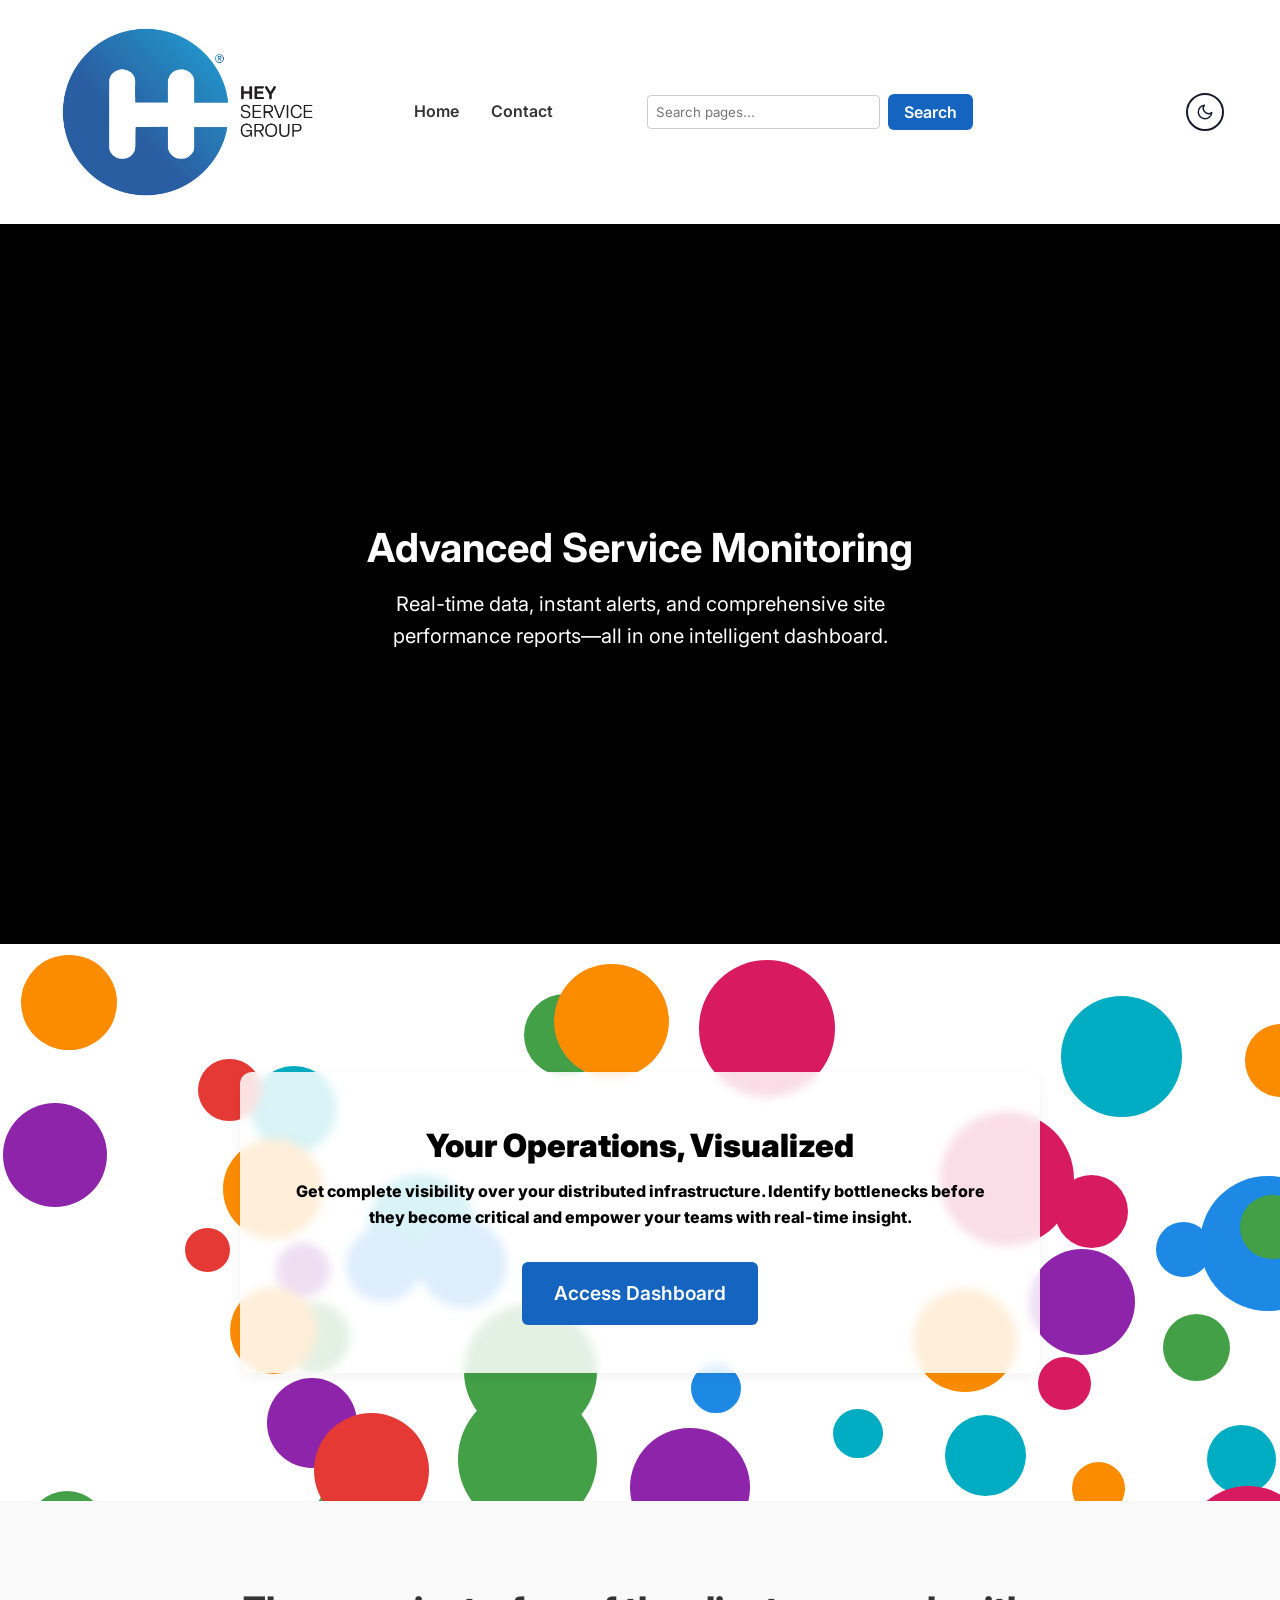
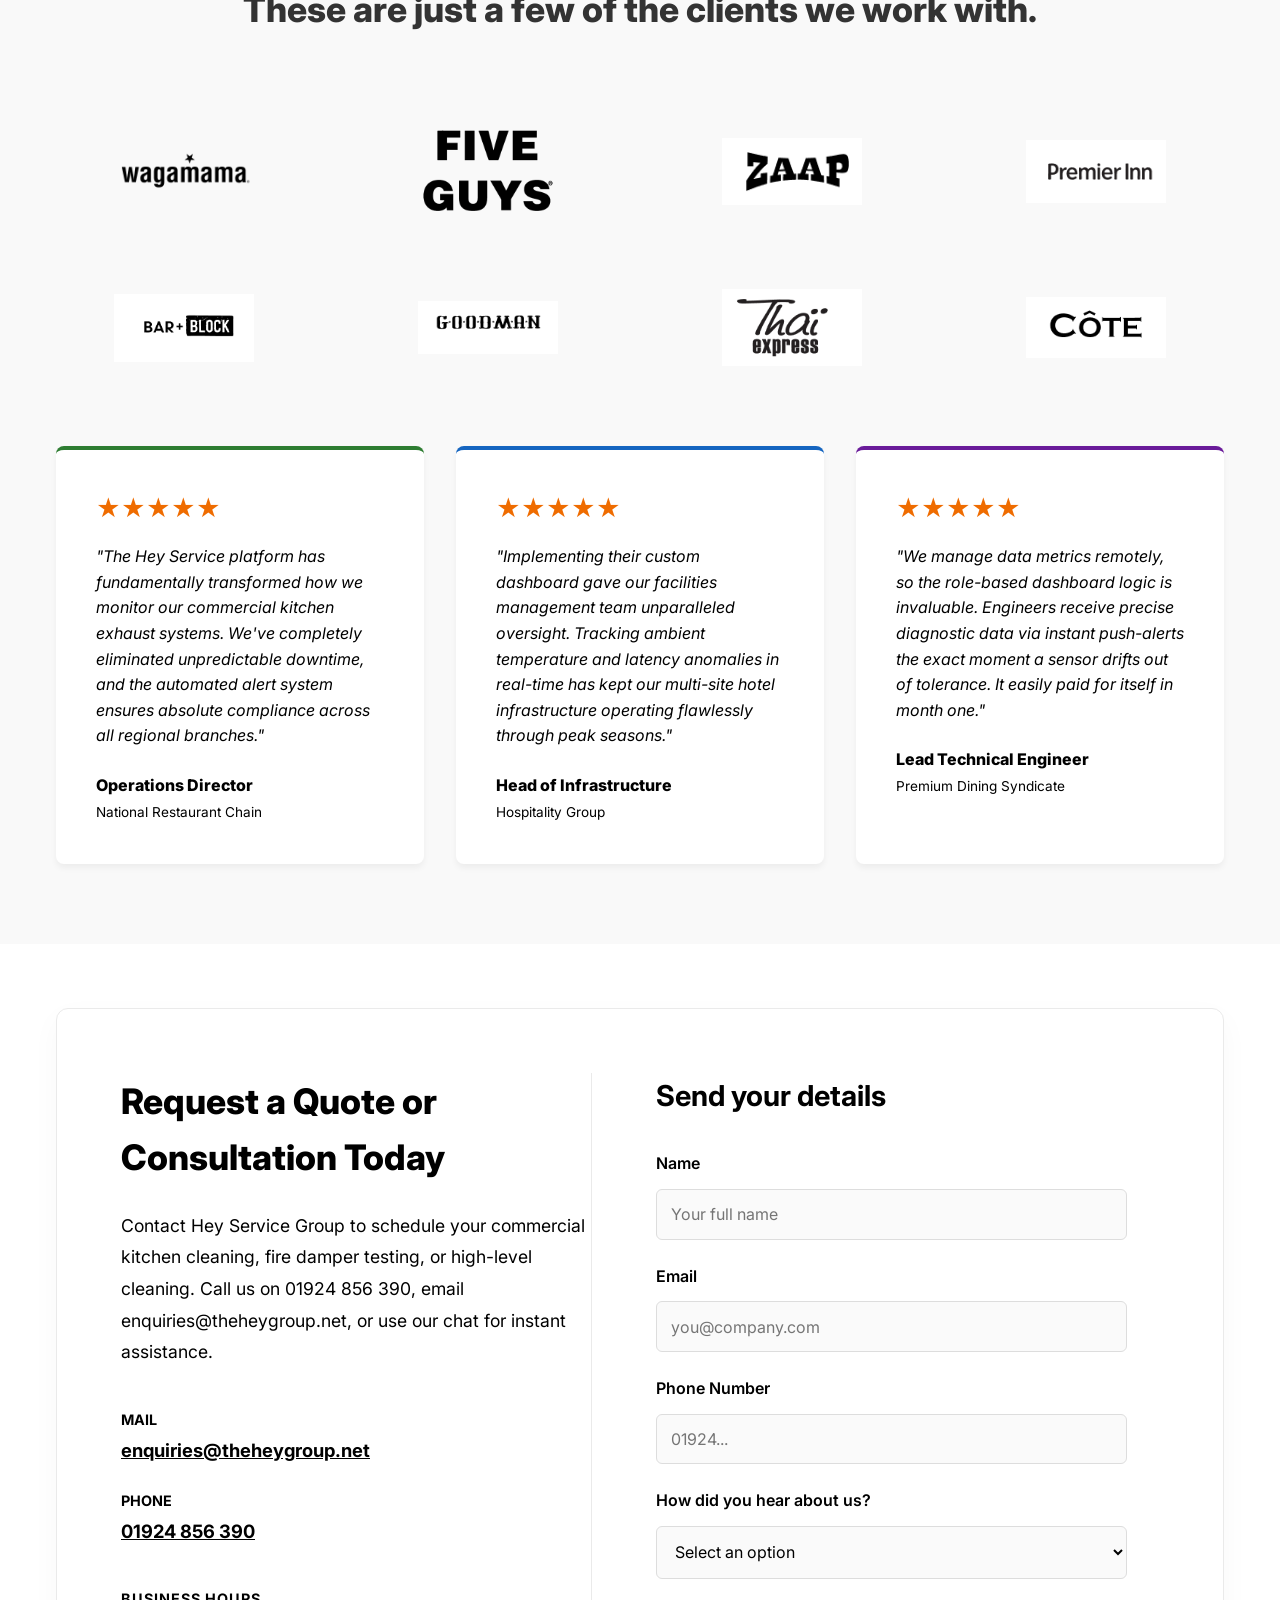
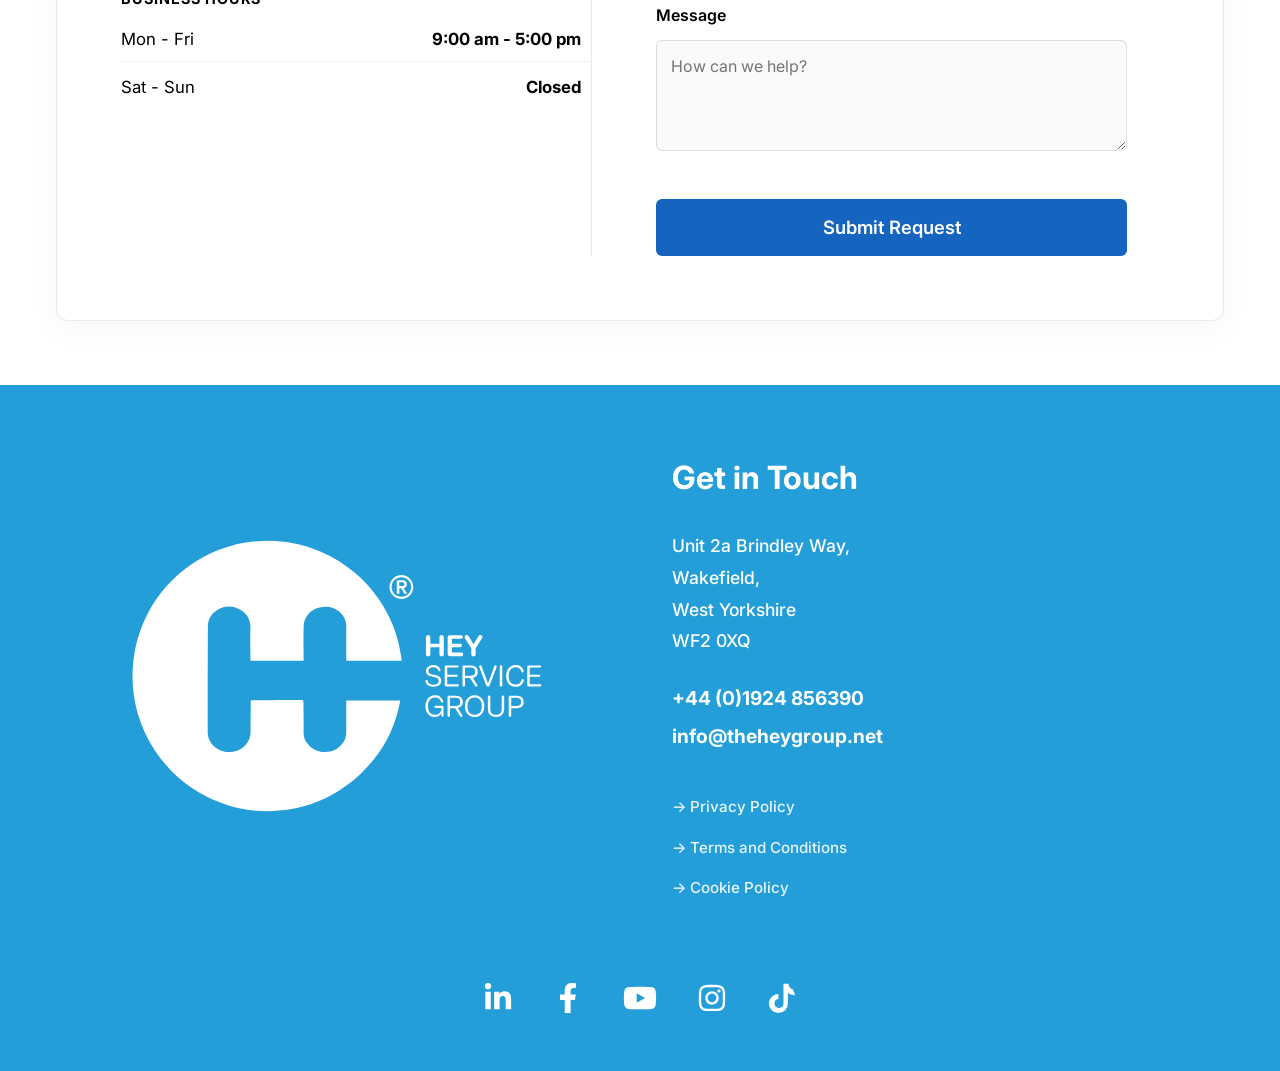
<file: index.html>
<!DOCTYPE html>
<html lang="en">

<head>
    <meta charset="UTF-8">
    <meta name="viewport" content="width=device-width, initial-scale=1.0">
    <title>Hey Service | Monitoring Dashboard</title>
    <meta name="description"
        content="Hey Service - Ensure your systems are running smoothly with our monitoring dashboard">
    <link href="https://fonts.googleapis.com/css2?family=Inter:wght@400;500;600;700;800&display=swap" rel="stylesheet">
    <link rel="stylesheet" href="css/style.css?v=14">
</head>

<body>

    <!-- Top Section (Hero/Header) -->
    <header class="main-header">
        <div class="container nav-container">
            <a href="index.html" class="logo">
                <img src="Images/logo.png" alt="Hey Service Logo" class="header-logo">
            </a>
            <input type="checkbox" id="navToggleIndex" class="hamburger-toggle">
            <label for="navToggleIndex" class="hamburger-btn" aria-label="Toggle navigation">
                <span></span><span></span><span></span>
            </label>
            <nav>
                <ul class="nav-links">
                    <li><a href="index.html">Home</a></li>
                    <li><a href="#quote">Contact</a></li>
                </ul>
            </nav>
            <form id="globalSearchForm" class="search-form">
                <input type="text" id="searchInput" class="search-input" placeholder="Search pages..." required>
                <button type="submit" class="btn btn-primary search-btn">Search</button>
            </form>
            <select id="langToggle" class="lang-toggle-btn" aria-label="Select Language" title="Select Language">
                <option value="en">EN</option>
                <option value="fr">FR</option>
                <option value="es">ES</option>
            </select>
            <button id="themeToggleBtn" class="theme-toggle-btn" aria-label="Toggle Dark Mode" title="Toggle Dark Mode">
                <svg width="18" height="18" viewBox="0 0 24 24" fill="none" stroke="currentColor" stroke-width="2" stroke-linecap="round" stroke-linejoin="round">
                    <path d="M21 12.79A9 9 0 1 1 11.21 3 7 7 0 0 0 21 12.79z"></path>
                </svg>
            </button>

        </div>
    </header>

    <section class="hero-section">
        <video src="Images/Logo%20Animation.mp4" class="hero-video" autoplay loop muted playsinline></video>
        <div class="hero-overlay"></div>
        <div class="container hero-content">
            <h1>Advanced Service Monitoring</h1>
            <p class="hero-text">Real-time data, instant alerts, and
                comprehensive site performance reports—all in one intelligent dashboard.</p>
        </div>
    </section>

    <!-- Main Highlight Section (Mobile Only) -->
    <section class="highlight-section animation-container">
        <div class="container highlight-content">
            <h2 class="highlight-title">Your Operations, Visualized</h2>
            <p class="highlight-text">
                Get complete visibility over your distributed infrastructure. Identify bottlenecks before they become
                critical and empower your teams with real-time insight.
            </p>
            <a href="login.html" class="btn btn-primary highlight-btn">Access Dashboard</a>
        </div>
    </section>

    <!-- Bottom Section: Clients & Testimonials -->
    <section class="clients-section">
        <div class="container">
            <!-- Header -->
            <h2 class="clients-title">These are just a few of the clients we work with.</h2>

            <!-- Logos Grid: Exactly 4 Top, 4 Bottom -->
            <div class="clients-grid">
                <img src="Images/wagamamalogo.png" alt="Wagamama" class="client-logo client-logo-custom">
                <img src="Images/five guys.png" alt="Five Guys" class="client-logo client-logo-custom">
                <img src="Images/Zaap logo .png" alt="Zaap" class="client-logo client-logo-custom">
                <img src="Images/Premier Inn logo.png" alt="Premier Inn" class="client-logo client-logo-custom">

                <img src="Images/Barblock logo .png" alt="Bar+Block" class="client-logo client-logo-custom">
                <img src="Images/goodman logo.png" alt="Goodman" class="client-logo client-logo-custom">
                <img src="Images/Thai express.png" alt="Thai express" class="client-logo client-logo-custom">
                <img src="Images/cote.png" alt="Côte" class="client-logo client-logo-custom">
            </div>

            <!-- Testimonials: 3 Cards -->
            <div class="testimonials-grid">
                <!-- Testimonial 1 -->
                <div class="card testimonial-card-pad border-success">
                    <div class="testimonial-stars">★★★★★</div>
                    <p class="testimonial-text">
                        "The Hey Service platform has fundamentally transformed how we monitor our commercial kitchen
                        exhaust systems. We've completely eliminated unpredictable downtime, and the automated alert
                        system ensures absolute compliance across all regional branches."</p>
                    <h4 class="testimonial-author">Operations Director</h4>
                    <span class="testimonial-role">National Restaurant Chain</span>
                </div>

                <!-- Testimonial 2 -->
                <div class="card testimonial-card-pad border-info">
                    <div class="testimonial-stars">★★★★★</div>
                    <p class="testimonial-text">
                        "Implementing their custom dashboard gave our facilities management team unparalleled oversight.
                        Tracking ambient temperature and latency anomalies in real-time has kept our multi-site hotel
                        infrastructure operating flawlessly through peak seasons."</p>
                    <h4 class="testimonial-author">Head of Infrastructure</h4>
                    <span class="testimonial-role">Hospitality Group</span>
                </div>

                <!-- Testimonial 3 -->
                <div class="card testimonial-card-pad border-secondary">
                    <div class="testimonial-stars">★★★★★</div>
                    <p class="testimonial-text">
                        "We manage data metrics remotely, so the role-based dashboard logic is invaluable. Engineers
                        receive precise diagnostic data via instant push-alerts the exact moment a sensor drifts out of
                        tolerance. It easily paid for itself in month one."</p>
                    <h4 class="testimonial-author">Lead Technical Engineer</h4>
                    <span class="testimonial-role">Premium Dining Syndicate</span>
                </div>
            </div>
        </div>
    </section>

    <!-- Contact Form & Hours Section -->
    <section id="quote" class="quote-section">
        <div class="container">
            <div class="quote-container">
                
                <!-- Left Side: Text and Hours -->
                <div class="contact-divider">
                    <h2 class="quote-title">Request a Quote or Consultation Today</h2>
                    <p class="quote-subtitle">
                        Contact Hey Service Group to schedule your commercial kitchen cleaning, fire damper testing, or high-level cleaning. Call us on 01924 856 390, email enquiries@theheygroup.net, or use our chat for instant assistance.
                    </p>

                    <div class="contact-detail-block">
                        <strong class="contact-detail-title">Mail</strong>
                        <a href="mailto:enquiries@theheygroup.net" class="contact-detail-link">enquiries@theheygroup.net</a>
                    </div>
                    
                    <div class="contact-detail-block-alt">
                        <strong class="contact-detail-title">Phone</strong>
                        <a href="tel:01924856390" class="contact-detail-link">01924 856 390</a>
                    </div>

                    <div>
                        <strong class="hours-title">BUSINESS HOURS</strong>
                        <div class="hours-row">
                            <span class="hours-day">Mon - Fri</span>
                            <strong class="hours-time">9:00 am - 5:00 pm</strong>
                        </div>
                        <div class="hours-row border-bottom-none">
                            <span class="hours-day">Sat - Sun</span>
                            <strong class="hours-closed">Closed</strong>
                        </div>
                    </div>
                </div>

                <!-- Right Side: Form -->
                <div>
                    <h3 class="form-title">Send your details</h3>

                    <!-- Success message (shown after submit) -->
                    <div id="quoteSuccessMsg" class="quote-success-msg" style="display:none;">
                        <svg width="22" height="22" viewBox="0 0 24 24" fill="none" stroke="currentColor" stroke-width="2.5" stroke-linecap="round" stroke-linejoin="round"><polyline points="20 6 9 17 4 12"></polyline></svg>
                        <div>
                            <strong>Quote submitted successfully!</strong><br>
                            <span>Thank you — a member of the Hey Service team will be in touch shortly.</span>
                        </div>
                    </div>

                    <form id="quoteContactForm" class="quote-form" name="quote-request">
                        <!-- Web3Forms hidden fields -->
                        <input type="hidden" name="access_key" value="9e57d327-5dea-477e-8a5b-4edc4083329a">
                        <input type="hidden" name="subject" value="New Quote Request from Hey Service Website">
                        <input type="hidden" name="from_name" value="Hey Service Website">
                        <input type="checkbox" name="botcheck" style="display:none">
                        <div>
                            <label class="form-label">Name</label>
                            <input type="text" name="Name" required class="form-control form-input-custom" placeholder="Your full name">
                        </div>
                        <div>
                            <label class="form-label">Email</label>
                            <input type="email" name="Email" required class="form-control form-input-custom" placeholder="you@company.com">
                        </div>
                        <div>
                            <label class="form-label">Phone Number</label>
                            <input type="tel" name="Phone Number" required class="form-control form-input-custom" placeholder="01924...">
                        </div>
                        <div>
                            <label class="form-label">How did you hear about us?</label>
                            <select name="Source" required class="form-control form-select-custom">
                                <option value="" disabled selected>Select an option</option>
                                <option>Search Engine (Google, Bing)</option>
                                <option>Social Media</option>
                                <option>Referral / Word of Mouth</option>
                                <option>Other</option>
                            </select>
                        </div>
                        <div>
                            <label class="form-label">Message</label>
                            <textarea name="Message" required class="form-control form-textarea form-input-custom" rows="4" placeholder="How can we help?"></textarea>
                        </div>
                        <button type="submit" id="quoteSubmitBtn" class="btn btn-primary quote-submit-btn">Submit Request</button>
                    </form>

                </div>

            </div>
        </div>
    </section>

    <!-- Main Footer -->
    <section id="footer" class="main-footer">
        <div class="container">
            
            <div class="footer-grid">
                <!-- First Half: Big Sized Logo -->
                <div class="footer-logo-container">
                    <img src="Images/logo.png" alt="Hey Service Logo" class="footer-logo">
                </div>

                <!-- Second Half: Contact & Address -->
                <div class="footer-contact-info">
                    <h2 class="footer-heading">Get in Touch</h2>

                    <address class="footer-address">
                        Unit 2a Brindley Way,<br>
                        Wakefield,<br>
                        West Yorkshire<br>
                        WF2 0XQ
                    </address>

                    <div class="footer-contacts">
                        <a href="tel:+441924856390" class="footer-phone">+44 (0)1924 856390</a>
                        <a href="mailto:info@theheygroup.net" class="footer-email">info@theheygroup.net</a>
                    </div>

                    <div class="footer-links">
                        <a href="#">&rarr; Privacy Policy</a>
                        <a href="#">&rarr; Terms and Conditions</a>
                        <a href="#">&rarr; Cookie Policy</a>
                    </div>
                </div>
            </div>

            <!-- Social Media Icons (Bottom Strip) -->
            <div class="social-strip">
                
                <a href="https://www.linkedin.com/company/the-hey-group-ltd" target="_blank" class="social-icon" title="LinkedIn">
                    <svg xmlns="http://www.w3.org/2000/svg" width="30" height="30" fill="currentColor" viewBox="0 0 448 512"><path d="M100.28 448H7.4V148.9h92.88zM53.79 108.1C24.09 108.1 0 83.5 0 53.8a53.79 53.79 0 0 1 107.58 0c0 29.7-24.1 54.3-53.79 54.3zM447.9 448h-92.68V302.4c0-34.7-.7-79.2-48.29-79.2-48.29 0-55.69 37.7-55.69 76.7V448h-92.78V148.9h89.08v40.8h1.3c12.4-23.5 42.69-48.3 87.88-48.3 94 0 111.28 61.9 111.28 142.3V448z"/></svg>
                </a>
                
                <a href="https://www.facebook.com/people/Hey-Service-Group/61578169043194/" target="_blank" class="social-icon" title="Facebook">
                    <svg xmlns="http://www.w3.org/2000/svg" width="30" height="30" fill="currentColor" viewBox="0 0 320 512"><path d="M279.14 288l14.22-92.66h-88.91v-60.13c0-25.35 12.42-50.06 52.24-50.06h40.42V6.26S260.43 0 225.36 0c-73.22 0-121.08 44.38-121.08 124.72v70.62H22.89V288h81.39v224h100.17V288z"/></svg>
                </a>
                
                <a href="https://www.youtube.com/@HEYSERVICEGROUP-f4s" target="_blank" class="social-icon" title="YouTube">
                    <svg xmlns="http://www.w3.org/2000/svg" width="34" height="34" fill="currentColor" viewBox="0 0 576 512"><path d="M549.655 124.083c-6.281-23.65-24.787-42.276-48.284-48.597C458.781 64 288 64 288 64S117.22 64 74.629 75.486c-23.497 6.322-42.003 24.947-48.284 48.597-11.412 42.867-11.412 132.305-11.412 132.305s0 89.438 11.412 132.305c6.281 23.65 24.787 41.5 48.284 47.821C117.22 448 288 448 288 448s170.781 0 213.371-11.486c23.497-6.321 42.003-24.171 48.284-47.821 11.412-42.867 11.412-132.305 11.412-132.305s0-89.438-11.412-132.305zm-317.51 213.508V175.185l142.739 81.205-142.739 81.201z"/></svg>
                </a>
                
                <a href="https://www.instagram.com/hey_servicegroup/" target="_blank" class="social-icon" title="Instagram">
                    <svg xmlns="http://www.w3.org/2000/svg" width="30" height="30" fill="currentColor" viewBox="0 0 448 512"><path d="M224.1 141c-63.6 0-114.9 51.3-114.9 114.9s51.3 114.9 114.9 114.9S339 319.5 339 255.9 287.7 141 224.1 141zm0 189.6c-41.1 0-74.7-33.5-74.7-74.7s33.5-74.7 74.7-74.7 74.7 33.5 74.7 74.7-33.6 74.7-74.7 74.7zm146.4-194.3c0 14.9-12 26.8-26.8 26.8-14.9 0-26.8-12-26.8-26.8s12-26.8 26.8-26.8 26.8 12 26.8 26.8zm76.1 27.2c-1.7-35.9-9.9-67.7-36.2-93.9-26.2-26.2-58-34.4-93.9-36.2-37-2.1-147.9-2.1-184.9 0-35.8 1.7-67.6 9.9-93.9 36.1s-34.4 58-36.2 93.9c-2.1 37-2.1 147.9 0 184.9 1.7 35.9 9.9 67.7 36.2 93.9s58 34.4 93.9 36.2c37 2.1 147.9 2.1 184.9 0 35.9-1.7 67.7-9.9 93.9-36.2 26.2-26.2 34.4-58 36.2-93.9 2.1-37 2.1-147.8 0-184.8zM398.8 388c-7.8 19.6-22.9 34.7-42.6 42.6-29.5 11.7-99.5 9-132.1 9s-102.7 2.6-132.1-9c-19.6-7.8-34.7-22.9-42.6-42.6-11.7-29.5-9-99.5-9-132.1s-2.6-102.7 9-132.1c7.8-19.6 22.9-34.7 42.6-42.6 29.5-11.7 99.5-9 132.1-9s102.7-2.6 132.1 9c19.6 7.8 34.7 22.9 42.6 42.6 11.7 29.5 9 99.5 9 132.1s2.7 102.7-9 132.1z"/></svg>
                </a>
                
                <a href="https://www.tiktok.com/@heyservicegroup2026?lang=en" target="_blank" class="social-icon" title="TikTok">
                    <svg xmlns="http://www.w3.org/2000/svg" width="30" height="30" fill="currentColor" viewBox="0 0 448 512"><path d="M448 209.91a210.06 210.06 0 0 1-122.77-39.25v178.72A162.55 162.55 0 1 1 162.6 186.9v86.32a76.24 76.24 0 1 0 86.34 75.58V14h86.34c2.14 48.91 32 89.6 80.37 99.8z"/></svg>
                </a>
                
            </div>

        </div>
    </section>



    <script src="js/main.js?v=15"></script>
</body>

</html>
</file>
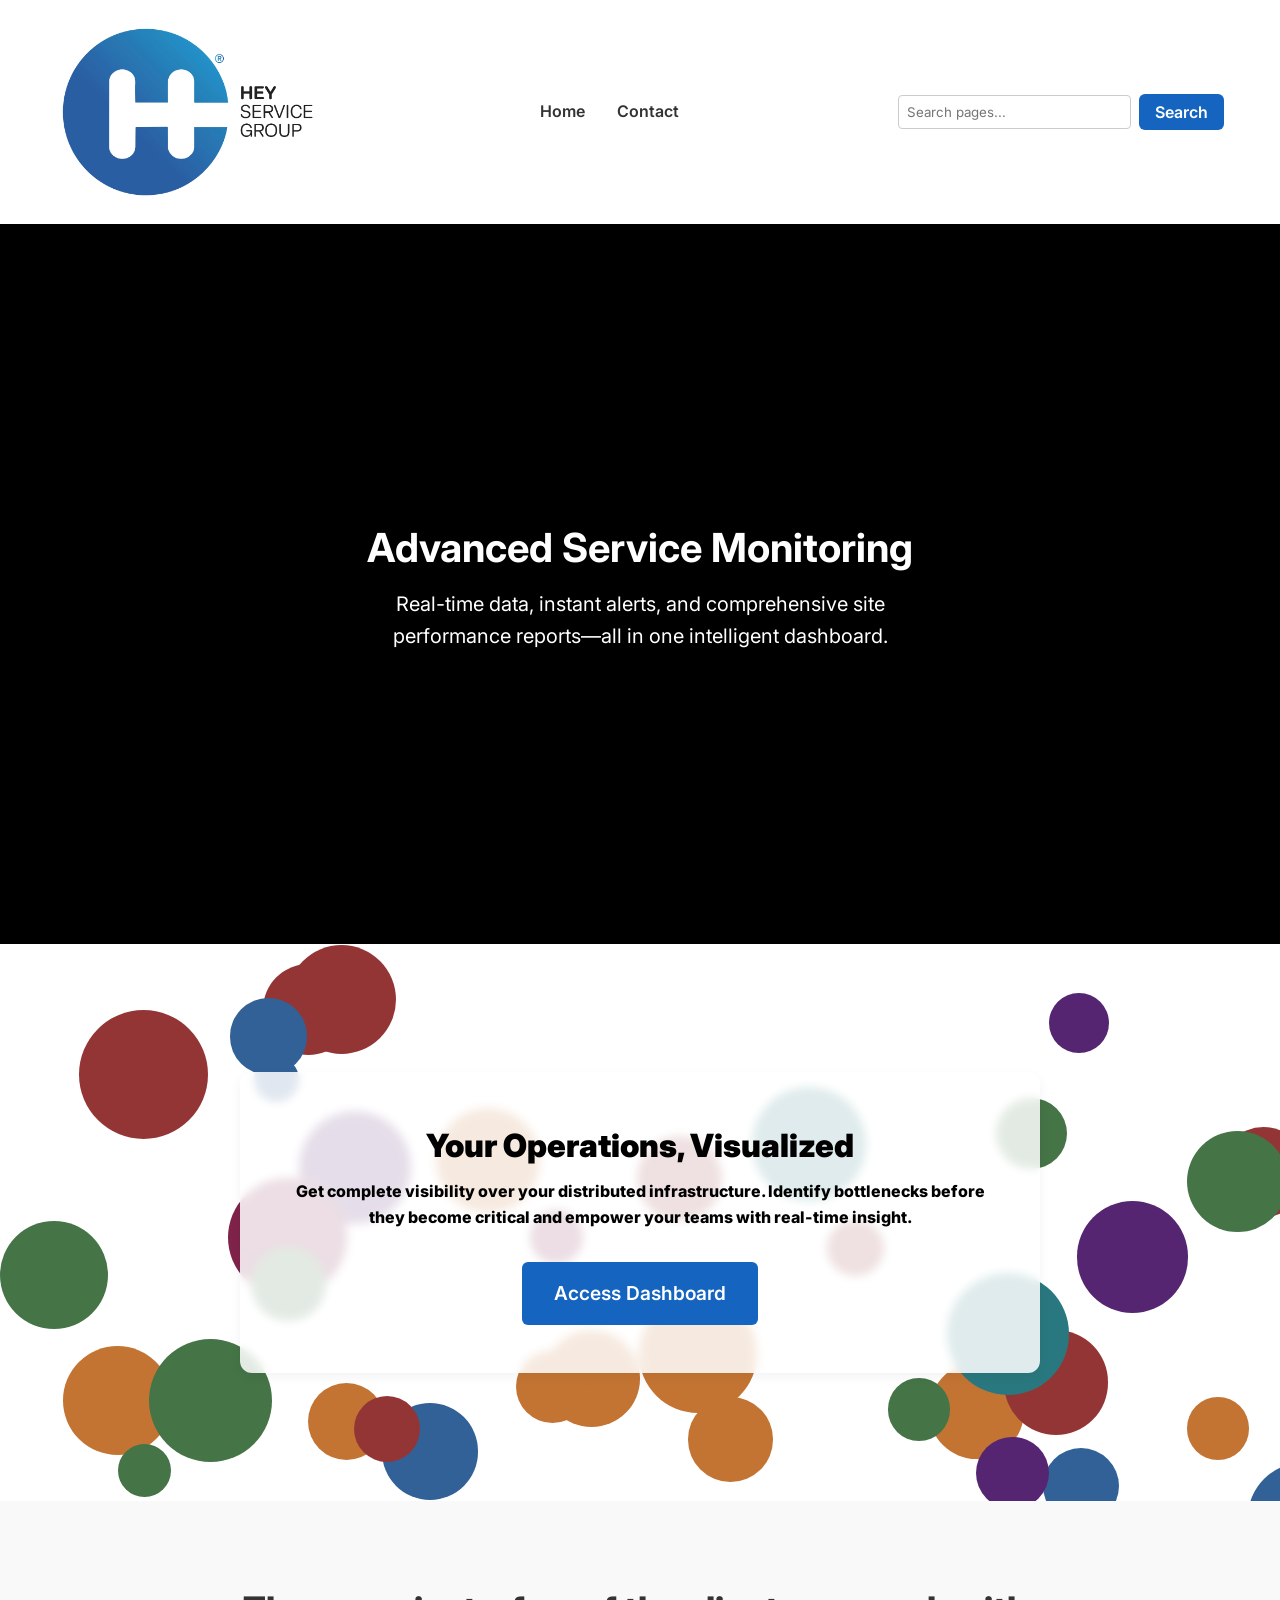
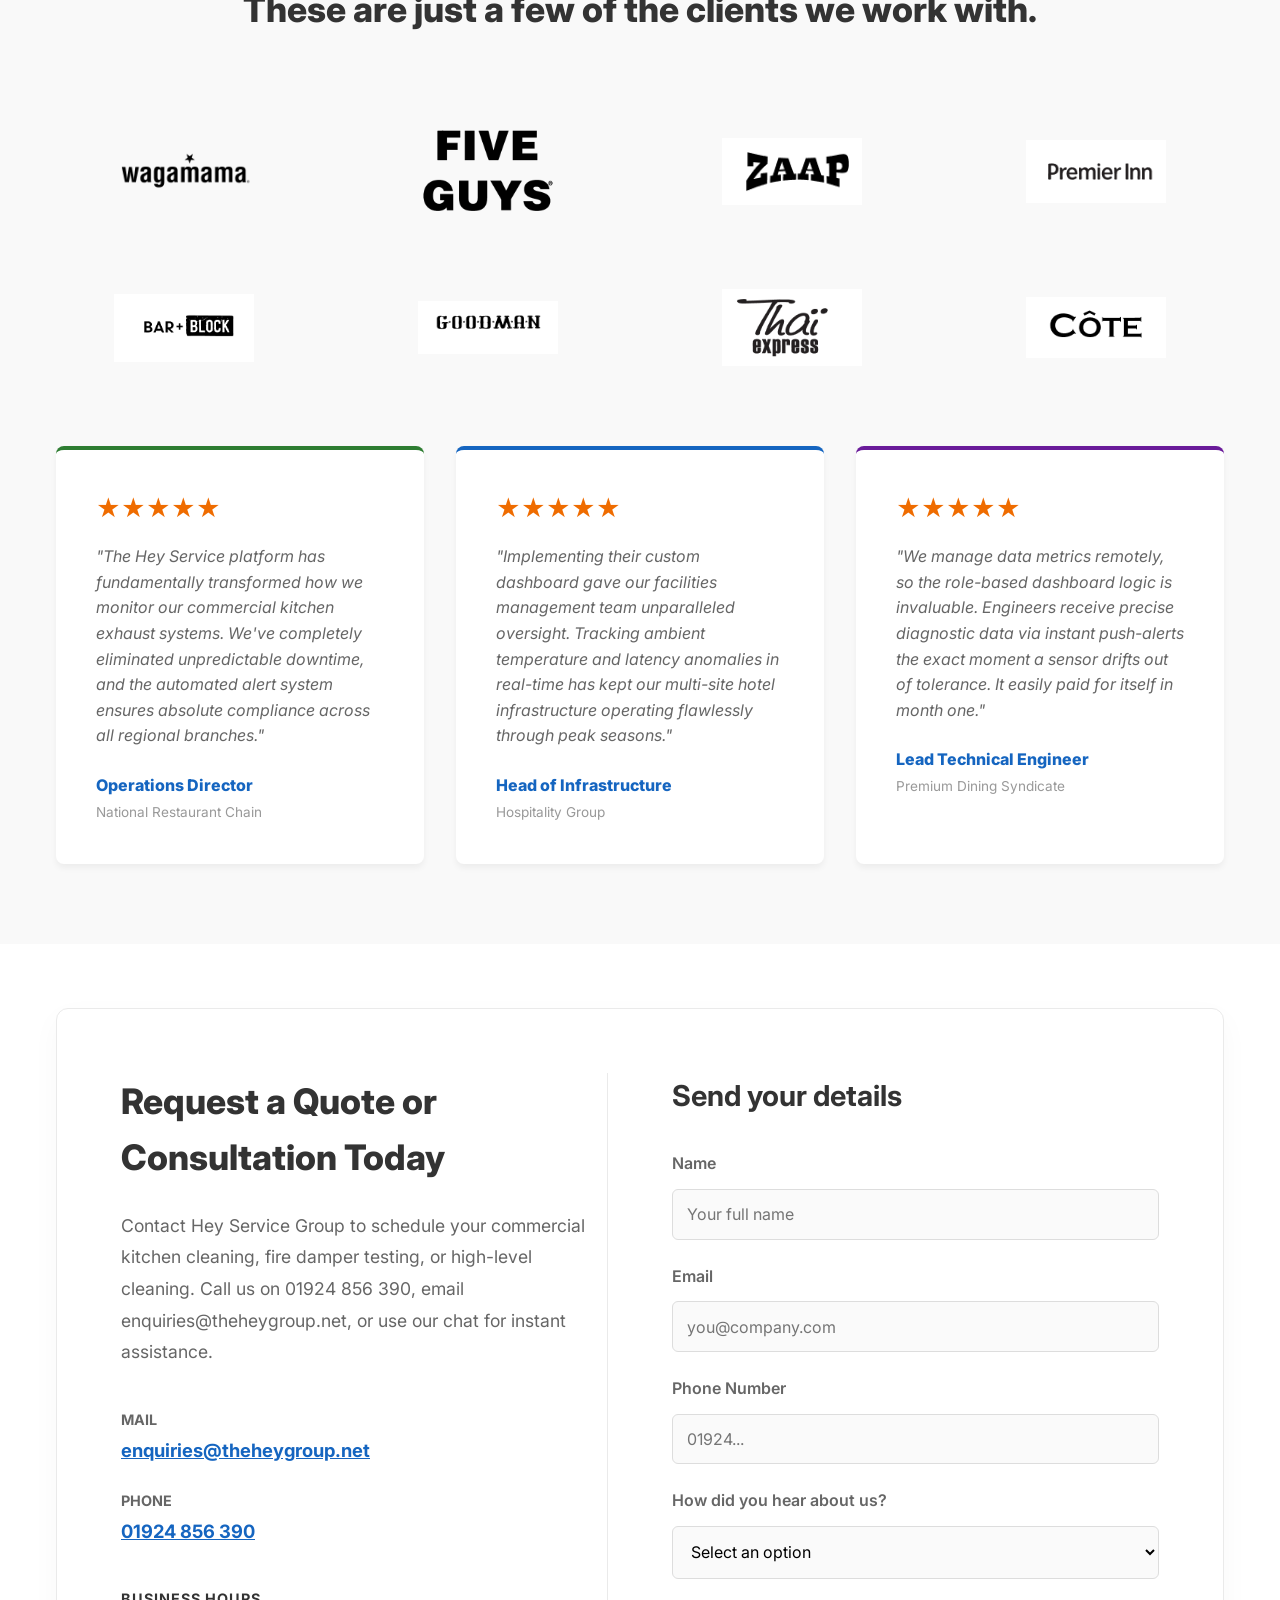
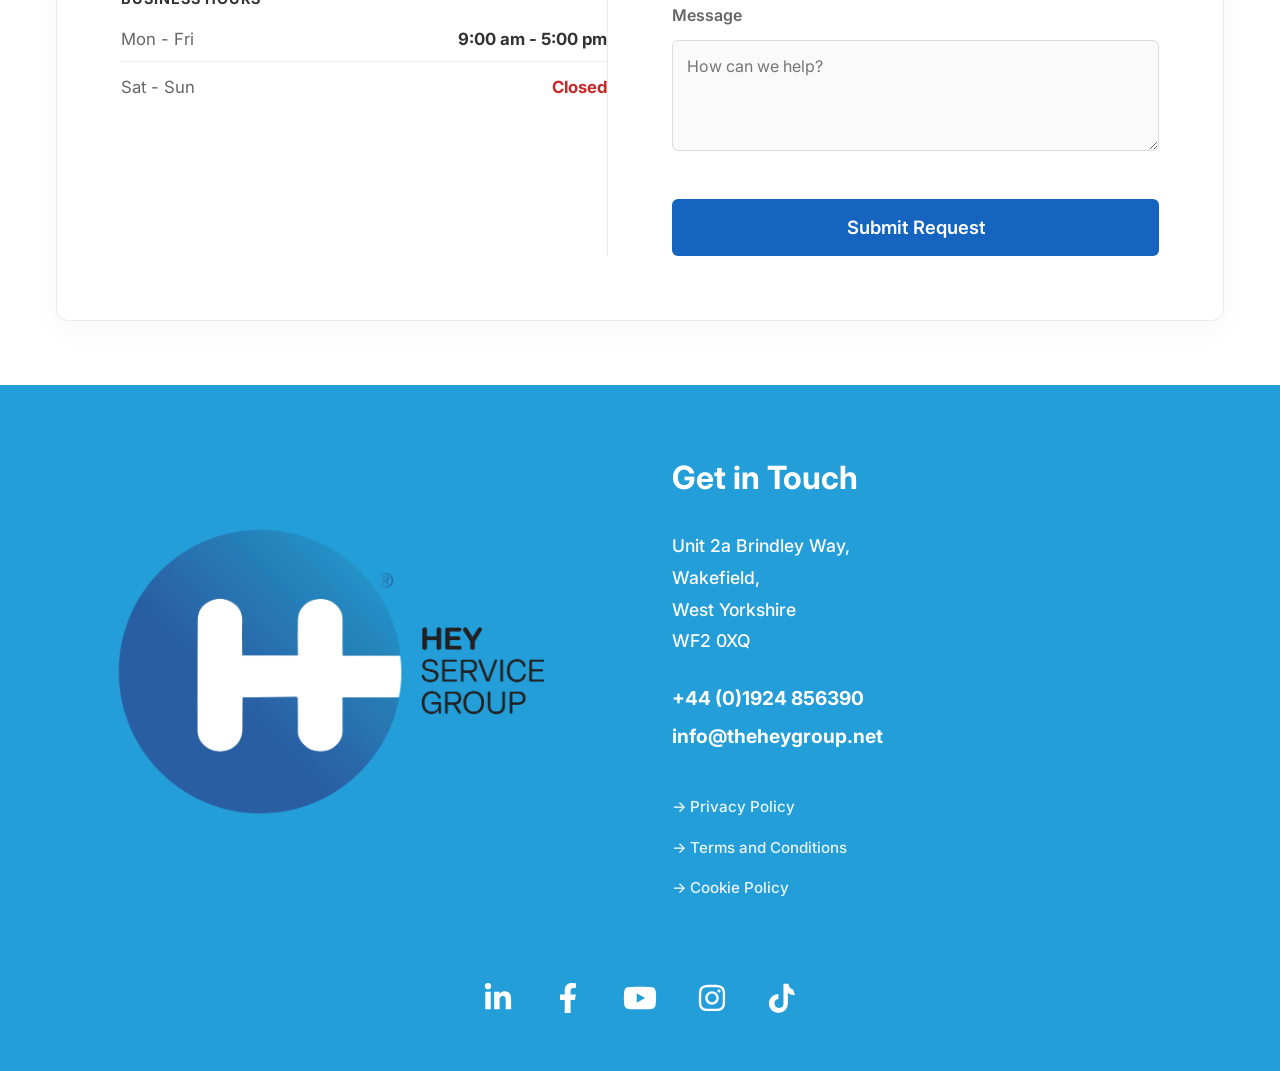
<file: FMP Website/index.html>
<!DOCTYPE html>
<html lang="en">

<head>
    <meta charset="UTF-8">
    <meta name="viewport" content="width=device-width, initial-scale=1.0">
    <title>Hey Service | Monitoring Dashboard</title>
    <meta name="description"
        content="Hey Service - Ensure your systems are running smoothly with our monitoring dashboard">
    <link href="https://fonts.googleapis.com/css2?family=Inter:wght@400;500;600;700;800&display=swap" rel="stylesheet">
    <link rel="stylesheet" href="css/style.css?v=14">
</head>

<body>

    <!-- Top Section (Hero/Header) -->
    <header class="main-header">
        <div class="container nav-container">
            <a href="index.html" class="logo">
                <img src="Images/logo.png" alt="Hey Service Logo" class="header-logo">
            </a>
            <input type="checkbox" id="navToggleIndex" class="hamburger-toggle">
            <label for="navToggleIndex" class="hamburger-btn" aria-label="Toggle navigation">
                <span></span><span></span><span></span>
            </label>
            <nav>
                <ul class="nav-links">
                    <li><a href="index.html">Home</a></li>
                    <li><a href="#quote">Contact</a></li>
                </ul>
            </nav>
            <form id="globalSearchForm" class="search-form">
                <input type="text" id="searchInput" class="search-input" placeholder="Search pages..." required>
                <button type="submit" class="btn btn-primary search-btn">Search</button>
            </form>
        </div>
    </header>

    <section class="hero-section">
        <video src="Images/Logo%20Animation.mp4" class="hero-video" autoplay loop muted playsinline></video>
        <div class="hero-overlay"></div>
        <div class="container hero-content">
            <h1>Advanced Service Monitoring</h1>
            <p class="hero-text">Real-time data, instant alerts, and
                comprehensive site performance reports—all in one intelligent dashboard.</p>
        </div>
    </section>

    <!-- Main Highlight Section (Mobile Only) -->
    <section class="highlight-section animation-container">
        <div class="container highlight-content">
            <h2 class="highlight-title">Your Operations, Visualized</h2>
            <p class="highlight-text">
                Get complete visibility over your distributed infrastructure. Identify bottlenecks before they become
                critical and empower your teams with real-time insight.
            </p>
            <a href="login.html" class="btn btn-primary highlight-btn">Access Dashboard</a>
        </div>
    </section>

    <!-- Bottom Section: Clients & Testimonials -->
    <section class="clients-section">
        <div class="container">
            <!-- Header -->
            <h2 class="clients-title">These are just a few of the clients we work with.</h2>

            <!-- Logos Grid: Exactly 4 Top, 4 Bottom -->
            <div class="clients-grid">
                <img src="Images/wagamamalogo.png" alt="Wagamama" class="client-logo client-logo-custom">
                <img src="Images/five guys.png" alt="Five Guys" class="client-logo client-logo-custom">
                <img src="Images/Zaap logo .png" alt="Zaap" class="client-logo client-logo-custom">
                <img src="Images/Premier Inn logo.png" alt="Premier Inn" class="client-logo client-logo-custom">

                <img src="Images/Barblock logo .png" alt="Bar+Block" class="client-logo client-logo-custom">
                <img src="Images/goodman logo.png" alt="Goodman" class="client-logo client-logo-custom">
                <img src="Images/Thai express.png" alt="Thai express" class="client-logo client-logo-custom">
                <img src="Images/cote.png" alt="Côte" class="client-logo client-logo-custom">
            </div>

            <!-- Testimonials: 3 Cards -->
            <div class="testimonials-grid">
                <!-- Testimonial 1 -->
                <div class="card testimonial-card-pad border-success">
                    <div class="testimonial-stars">★★★★★</div>
                    <p class="testimonial-text">
                        "The Hey Service platform has fundamentally transformed how we monitor our commercial kitchen
                        exhaust systems. We've completely eliminated unpredictable downtime, and the automated alert
                        system ensures absolute compliance across all regional branches."</p>
                    <h4 class="testimonial-author">Operations Director</h4>
                    <span class="testimonial-role">National Restaurant Chain</span>
                </div>

                <!-- Testimonial 2 -->
                <div class="card testimonial-card-pad border-info">
                    <div class="testimonial-stars">★★★★★</div>
                    <p class="testimonial-text">
                        "Implementing their custom dashboard gave our facilities management team unparalleled oversight.
                        Tracking ambient temperature and latency anomalies in real-time has kept our multi-site hotel
                        infrastructure operating flawlessly through peak seasons."</p>
                    <h4 class="testimonial-author">Head of Infrastructure</h4>
                    <span class="testimonial-role">Hospitality Group</span>
                </div>

                <!-- Testimonial 3 -->
                <div class="card testimonial-card-pad border-secondary">
                    <div class="testimonial-stars">★★★★★</div>
                    <p class="testimonial-text">
                        "We manage data metrics remotely, so the role-based dashboard logic is invaluable. Engineers
                        receive precise diagnostic data via instant push-alerts the exact moment a sensor drifts out of
                        tolerance. It easily paid for itself in month one."</p>
                    <h4 class="testimonial-author">Lead Technical Engineer</h4>
                    <span class="testimonial-role">Premium Dining Syndicate</span>
                </div>
            </div>
        </div>
    </section>

    <!-- Contact Form & Hours Section -->
    <section id="quote" class="quote-section">
        <div class="container">
            <div class="quote-container">
                
                <!-- Left Side: Text and Hours -->
                <div class="contact-divider">
                    <h2 class="quote-title">Request a Quote or Consultation Today</h2>
                    <p class="quote-subtitle">
                        Contact Hey Service Group to schedule your commercial kitchen cleaning, fire damper testing, or high-level cleaning. Call us on 01924 856 390, email enquiries@theheygroup.net, or use our chat for instant assistance.
                    </p>

                    <div class="contact-detail-block">
                        <strong class="contact-detail-title">Mail</strong>
                        <a href="mailto:enquiries@theheygroup.net" class="contact-detail-link">enquiries@theheygroup.net</a>
                    </div>
                    
                    <div class="contact-detail-block-alt">
                        <strong class="contact-detail-title">Phone</strong>
                        <a href="tel:01924856390" class="contact-detail-link">01924 856 390</a>
                    </div>

                    <div>
                        <strong class="hours-title">BUSINESS HOURS</strong>
                        <div class="hours-row">
                            <span class="hours-day">Mon - Fri</span>
                            <strong class="hours-time">9:00 am - 5:00 pm</strong>
                        </div>
                        <div class="hours-row border-bottom-none">
                            <span class="hours-day">Sat - Sun</span>
                            <strong class="hours-closed">Closed</strong>
                        </div>
                    </div>
                </div>

                <!-- Right Side: Form -->
                <div>
                    <h3 class="form-title">Send your details</h3>
                    <form class="quote-form mailto-form" data-subject="New Quote Request from Website">
                        <div>
                            <label class="form-label">Name</label>
                            <input type="text" name="Name" required class="form-control form-input-custom" placeholder="Your full name">
                        </div>
                        <div>
                            <label class="form-label">Email</label>
                            <input type="email" name="Email" required class="form-control form-input-custom" placeholder="you@company.com">
                        </div>
                        <div>
                            <label class="form-label">Phone Number</label>
                            <input type="tel" name="Phone Number" required class="form-control form-input-custom" placeholder="01924...">
                        </div>
                        <div>
                            <label class="form-label">How did you hear about us?</label>
                            <select name="Source" required class="form-control form-select-custom">
                                <option value="" disabled selected>Select an option</option>
                                <option>Search Engine (Google, Bing)</option>
                                <option>Social Media</option>
                                <option>Referral / Word of Mouth</option>
                                <option>Other</option>
                            </select>
                        </div>
                        <div>
                            <label class="form-label">Message</label>
                            <textarea name="Message" required class="form-control form-textarea form-input-custom" rows="4" placeholder="How can we help?"></textarea>
                        </div>
                        <button type="submit" class="btn btn-primary quote-submit-btn">Submit Request</button>
                    </form>
                </div>

            </div>
        </div>
    </section>

    <!-- Main Footer -->
    <section id="footer" class="main-footer">
        <div class="container">
            
            <div class="footer-grid">
                <!-- First Half: Big Sized Logo -->
                <div class="footer-logo-container">
                    <img src="Images/logo.png" alt="Hey Service Logo" class="footer-logo">
                </div>

                <!-- Second Half: Contact & Address -->
                <div class="footer-contact-info">
                    <h2 class="footer-heading">Get in Touch</h2>

                    <address class="footer-address">
                        Unit 2a Brindley Way,<br>
                        Wakefield,<br>
                        West Yorkshire<br>
                        WF2 0XQ
                    </address>

                    <div class="footer-contacts">
                        <a href="tel:+441924856390" class="footer-phone">+44 (0)1924 856390</a>
                        <a href="mailto:info@theheygroup.net" class="footer-email">info@theheygroup.net</a>
                    </div>

                    <div class="footer-links">
                        <a href="#">&rarr; Privacy Policy</a>
                        <a href="#">&rarr; Terms and Conditions</a>
                        <a href="#">&rarr; Cookie Policy</a>
                    </div>
                </div>
            </div>

            <!-- Social Media Icons (Bottom Strip) -->
            <div class="social-strip">
                
                <a href="https://www.linkedin.com/company/the-hey-group-ltd" target="_blank" class="social-icon" title="LinkedIn">
                    <svg xmlns="http://www.w3.org/2000/svg" width="30" height="30" fill="currentColor" viewBox="0 0 448 512"><path d="M100.28 448H7.4V148.9h92.88zM53.79 108.1C24.09 108.1 0 83.5 0 53.8a53.79 53.79 0 0 1 107.58 0c0 29.7-24.1 54.3-53.79 54.3zM447.9 448h-92.68V302.4c0-34.7-.7-79.2-48.29-79.2-48.29 0-55.69 37.7-55.69 76.7V448h-92.78V148.9h89.08v40.8h1.3c12.4-23.5 42.69-48.3 87.88-48.3 94 0 111.28 61.9 111.28 142.3V448z"/></svg>
                </a>
                
                <a href="https://www.facebook.com/people/Hey-Service-Group/61578169043194/" target="_blank" class="social-icon" title="Facebook">
                    <svg xmlns="http://www.w3.org/2000/svg" width="30" height="30" fill="currentColor" viewBox="0 0 320 512"><path d="M279.14 288l14.22-92.66h-88.91v-60.13c0-25.35 12.42-50.06 52.24-50.06h40.42V6.26S260.43 0 225.36 0c-73.22 0-121.08 44.38-121.08 124.72v70.62H22.89V288h81.39v224h100.17V288z"/></svg>
                </a>
                
                <a href="https://www.youtube.com/@HEYSERVICEGROUP-f4s" target="_blank" class="social-icon" title="YouTube">
                    <svg xmlns="http://www.w3.org/2000/svg" width="34" height="34" fill="currentColor" viewBox="0 0 576 512"><path d="M549.655 124.083c-6.281-23.65-24.787-42.276-48.284-48.597C458.781 64 288 64 288 64S117.22 64 74.629 75.486c-23.497 6.322-42.003 24.947-48.284 48.597-11.412 42.867-11.412 132.305-11.412 132.305s0 89.438 11.412 132.305c6.281 23.65 24.787 41.5 48.284 47.821C117.22 448 288 448 288 448s170.781 0 213.371-11.486c23.497-6.321 42.003-24.171 48.284-47.821 11.412-42.867 11.412-132.305 11.412-132.305s0-89.438-11.412-132.305zm-317.51 213.508V175.185l142.739 81.205-142.739 81.201z"/></svg>
                </a>
                
                <a href="https://www.instagram.com/hey_servicegroup/" target="_blank" class="social-icon" title="Instagram">
                    <svg xmlns="http://www.w3.org/2000/svg" width="30" height="30" fill="currentColor" viewBox="0 0 448 512"><path d="M224.1 141c-63.6 0-114.9 51.3-114.9 114.9s51.3 114.9 114.9 114.9S339 319.5 339 255.9 287.7 141 224.1 141zm0 189.6c-41.1 0-74.7-33.5-74.7-74.7s33.5-74.7 74.7-74.7 74.7 33.5 74.7 74.7-33.6 74.7-74.7 74.7zm146.4-194.3c0 14.9-12 26.8-26.8 26.8-14.9 0-26.8-12-26.8-26.8s12-26.8 26.8-26.8 26.8 12 26.8 26.8zm76.1 27.2c-1.7-35.9-9.9-67.7-36.2-93.9-26.2-26.2-58-34.4-93.9-36.2-37-2.1-147.9-2.1-184.9 0-35.8 1.7-67.6 9.9-93.9 36.1s-34.4 58-36.2 93.9c-2.1 37-2.1 147.9 0 184.9 1.7 35.9 9.9 67.7 36.2 93.9s58 34.4 93.9 36.2c37 2.1 147.9 2.1 184.9 0 35.9-1.7 67.7-9.9 93.9-36.2 26.2-26.2 34.4-58 36.2-93.9 2.1-37 2.1-147.8 0-184.8zM398.8 388c-7.8 19.6-22.9 34.7-42.6 42.6-29.5 11.7-99.5 9-132.1 9s-102.7 2.6-132.1-9c-19.6-7.8-34.7-22.9-42.6-42.6-11.7-29.5-9-99.5-9-132.1s-2.6-102.7 9-132.1c7.8-19.6 22.9-34.7 42.6-42.6 29.5-11.7 99.5-9 132.1-9s102.7-2.6 132.1 9c19.6 7.8 34.7 22.9 42.6 42.6 11.7 29.5 9 99.5 9 132.1s2.7 102.7-9 132.1z"/></svg>
                </a>
                
                <a href="https://www.tiktok.com/@heyservicegroup2026?lang=en" target="_blank" class="social-icon" title="TikTok">
                    <svg xmlns="http://www.w3.org/2000/svg" width="30" height="30" fill="currentColor" viewBox="0 0 448 512"><path d="M448 209.91a210.06 210.06 0 0 1-122.77-39.25v178.72A162.55 162.55 0 1 1 162.6 186.9v86.32a76.24 76.24 0 1 0 86.34 75.58V14h86.34c2.14 48.91 32 89.6 80.37 99.8z"/></svg>
                </a>
                
            </div>

        </div>
    </section>



    <script src="js/main.js?v=8"></script>
</body>

</html>
</file>
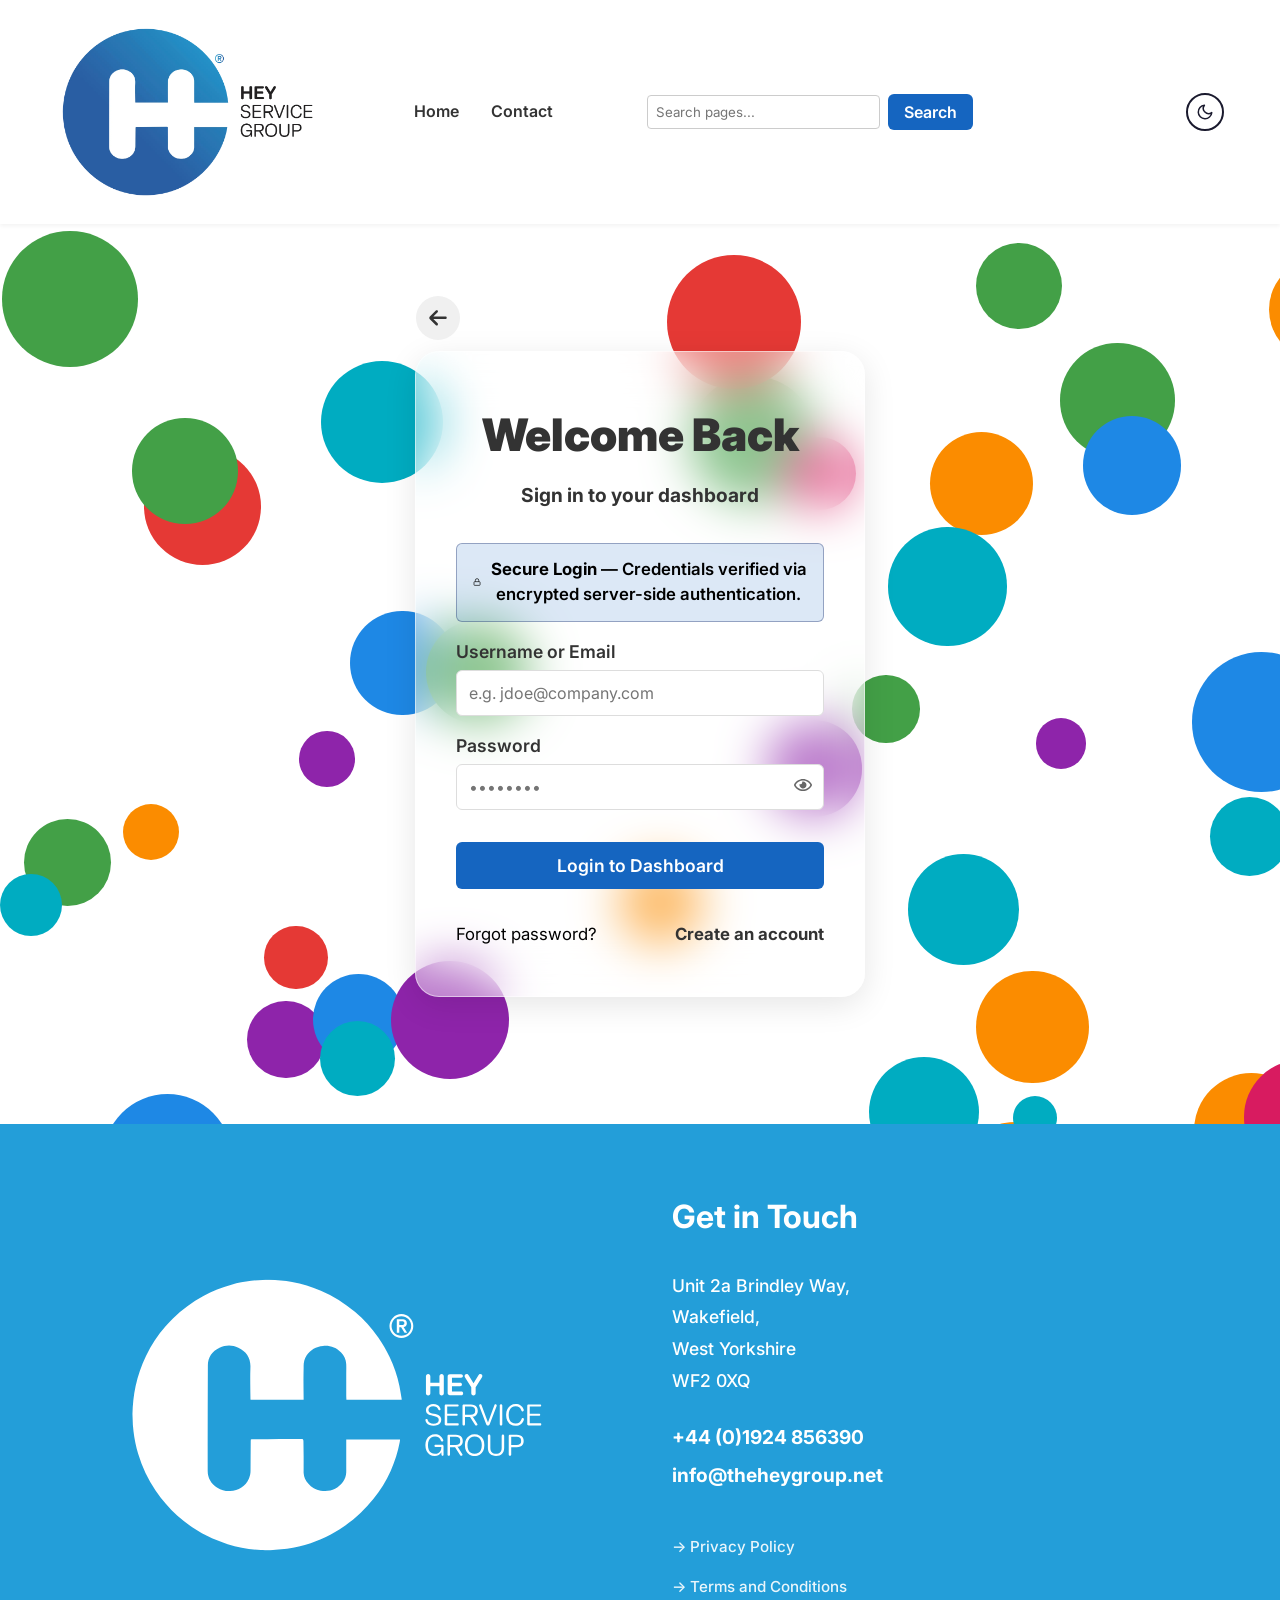
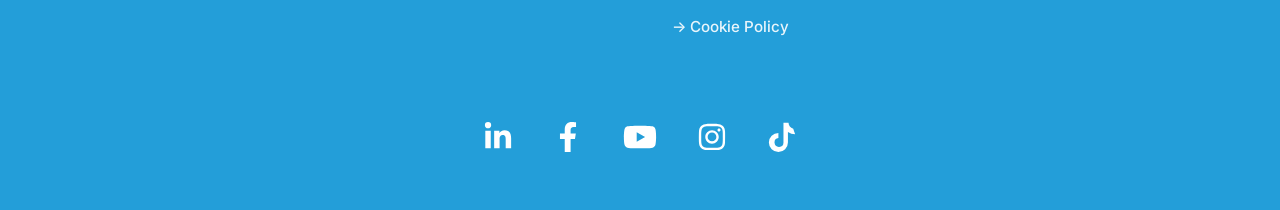
<file: login.html>
<!DOCTYPE html>
<html lang="en">

<head>
    <meta charset="UTF-8">
    <meta name="viewport" content="width=device-width, initial-scale=1.0">
    <title>Login | Hey Service</title>
    <link href="https://fonts.googleapis.com/css2?family=Inter:wght@400;500;600;700;800&display=swap" rel="stylesheet">
    <link rel="stylesheet" href="css/style.css?v=10">
    <!-- Authentication handled securely via backend server.py -->
</head>

<body>

    <!-- Top Section (Hero/Header) -->
    <header class="main-header">
        <div class="container nav-container">
            <a href="index.html" class="logo">
                <img src="Images/logo.png" alt="Hey Service Logo" class="header-logo">
            </a>
            <input type="checkbox" id="navToggleLogin" class="hamburger-toggle">
            <label for="navToggleLogin" class="hamburger-btn" aria-label="Toggle navigation">
                <span></span><span></span><span></span>
            </label>
            <nav>
                <ul class="nav-links">
                    <li><a href="index.html">Home</a></li>
                    <li><a href="index.html#quote">Contact</a></li>
                </ul>
            </nav>
            <form id="globalSearchForm" class="search-form">
                <input type="text" id="searchInput" class="search-input" placeholder="Search pages..." required>
                <button type="submit" class="btn btn-primary search-btn">Search</button>
            </form>
            <button id="themeToggleBtn" class="theme-toggle-btn" aria-label="Toggle Dark Mode" title="Toggle Dark Mode">
                <svg width="18" height="18" viewBox="0 0 24 24" fill="none" stroke="currentColor" stroke-width="2" stroke-linecap="round" stroke-linejoin="round">
                    <path d="M21 12.79A9 9 0 1 1 11.21 3 7 7 0 0 0 21 12.79z"></path>
                </svg>
            </button>

        </div>
    </header>

    <div class="login-wrapper">
        <div class="login-box animation-container">
            <div class="login-container">
                <a href="index.html" class="back-arrow-btn" title="Return to Home">
                    <svg xmlns="http://www.w3.org/2000/svg" width="20" height="20" fill="currentColor"
                        viewBox="0 0 448 512">
                        <path
                            d="M9.4 233.4c-12.5 12.5-12.5 32.8 0 45.3l160 160c12.5 12.5 32.8 12.5 45.3 0s12.5-32.8 0-45.3l-109.3-109.3H416c17.7 0 32-14.3 32-32s-14.3-32-32-32H105.4l109.3-109.3c12.5-12.5 12.5-32.8 0-45.3s-32.8-12.5-45.3 0l-160 160z" />
                    </svg>
                </a>

                <h2 class="login-heading">Welcome Back</h2>
                <p class="text-muted login-subtitle">Sign in to your dashboard</p>

                <div class="secure-notice">
                    <svg width="16" height="16" viewBox="0 0 24 24" fill="none" stroke="currentColor" stroke-width="2">
                        <rect x="3" y="11" width="18" height="11" rx="2" ry="2" />
                        <path d="M7 11V7a5 5 0 0 1 10 0v4" />
                    </svg>
                    <span><strong>Secure Login</strong> — Credentials verified via encrypted server-side
                        authentication.</span>
                </div>

                <div id="errorMessage" class="error-message"></div>

                <form id="loginForm">
                    <div class="form-group">
                        <label for="username" class="form-label-auth">Username or Email</label>
                        <input type="text" id="username" class="form-control" placeholder="e.g. jdoe@company.com"
                            required>
                    </div>

                    <div class="form-group">
                        <label for="password" class="form-label-auth">Password</label>
                        <div class="password-wrapper">
                            <input type="password" id="password" class="form-control form-control-password"
                                placeholder="••••••••" required>
                            <button type="button" id="togglePasswordBtn" class="toggle-password" title="Show Password">
                                <svg xmlns="http://www.w3.org/2000/svg" width="18" height="18" fill="currentColor"
                                    viewBox="0 0 576 512">
                                    <path
                                        d="M288 144a110.94 110.94 0 0 0-31.24 5 55.4 55.4 0 0 1 7.24 27 56 56 0 0 1-56 56 55.4 55.4 0 0 1-27-7.24A111.71 111.71 0 1 0 288 144zm284.52 97.4C518.29 135.59 410.93 64 288 64S57.68 135.64 3.48 241.41a32.35 32.35 0 0 0 0 29.19C57.71 376.41 165.07 448 288 448s230.32-71.64 284.52-177.41a32.35 32.35 0 0 0 0-29.19zM288 400c-98.65 0-189.09-55-237.93-144C98.91 167 189.34 112 288 112s189.09 55 237.93 144C477.1 345 386.66 400 288 400z" />
                                </svg>
                            </button>
                        </div>
                    </div>

                    <div class="login-actions">
                        <button type="submit" class="btn btn-primary btn-full">Login to Dashboard</button>
                        <div class="login-links">
                            <a href="#" id="openForgotPasswordBtn" class="link-info">Forgot password?</a>
                            <a href="#" id="openCreateAccountBtn" class="link-muted">Create an account</a>
                        </div>
                    </div>
                </form>
            </div>
        </div>
    </div>

    <!-- Create Account Modal Overlay -->
    <div id="createAccountModal" class="modal-overlay">
        <div class="modal-box">
            <button type="button" class="modal-close" id="closeCreateAccountBtn">&times;</button>
            <h2 class="modal-heading">
                <svg width="22" height="22" viewBox="0 0 24 24" fill="none" stroke="currentColor" stroke-width="2"
                    stroke-linecap="round" stroke-linejoin="round">
                    <path d="M16 21v-2a4 4 0 0 0-4-4H5a4 4 0 0 0-4 4v2" />
                    <circle cx="8.5" cy="7" r="4" />
                    <line x1="20" y1="8" x2="20" y2="14" />
                    <line x1="23" y1="11" x2="17" y2="11" />
                </svg>
                Create Account
            </h2>
            <p class="text-muted modal-subtitle">Register your business (User Access Only)</p>

            <div id="createAccountMsg" class="modal-message"></div>

            <form id="createAccountForm">
                <div class="form-group text-left">
                    <label class="modal-form-label">Company Name</label>
                    <input type="text" id="regCompany" class="form-control" placeholder="e.g. Wagamama" required>
                </div>
                <div class="form-group text-left">
                    <label class="modal-form-label">Email Address</label>
                    <input type="email" id="regEmail" class="form-control" placeholder="admin@company.com" required>
                </div>
                <div class="form-group text-left">
                    <label class="modal-form-label">Requested Username</label>
                    <input type="text" id="regUsername" class="form-control" placeholder="e.g. restaurant12" required>
                </div>
                <div class="form-group text-left">
                    <label class="modal-form-label">Desired Password</label>
                    <input type="password" id="regPassword" class="form-control" placeholder="Min 6 characters" required
                        minlength="6">
                </div>

                <button type="submit" id="regSubmitBtn" class="btn btn-primary modal-submit-btn">Create Account</button>
            </form>

        </div>
    </div>

    <!-- Forgot Password Modal Overlay -->
    <div id="forgotPasswordModal" class="modal-overlay">
        <div class="modal-box">
            <button type="button" class="modal-close" id="closeForgotPasswordBtn">&times;</button>
            <h2 class="modal-heading">
                <svg width="22" height="22" viewBox="0 0 24 24" fill="none" stroke="currentColor" stroke-width="2"
                    stroke-linecap="round" stroke-linejoin="round">
                    <rect x="3" y="11" width="18" height="11" rx="2" ry="2" />
                    <path d="M7 11V7a5 5 0 0 1 10 0v4" />
                </svg>
                Reset Password
            </h2>
            <p class="text-muted modal-subtitle">Enter your details below to set a new password.</p>

            <div id="forgotPasswordMsg" class="modal-message"></div>

            <form id="forgotPasswordForm">
                <div class="form-group text-left">
                    <label class="modal-form-label">Email Address</label>
                    <input type="email" id="fpEmail" class="form-control" placeholder="admin@company.com" required>
                </div>
                <div class="form-group text-left">
                    <label class="modal-form-label">Username</label>
                    <input type="text" id="fpUsername" class="form-control" placeholder="Your registered username"
                        required>
                </div>
                <div class="form-group text-left">
                    <label class="modal-form-label">New Password</label>
                    <input type="password" id="fpNewPassword" class="form-control" placeholder="Min 6 characters"
                        required minlength="6">
                </div>

                <button type="submit" id="fpSubmitBtn" class="btn btn-primary modal-submit-btn">Reset Password</button>
            </form>

        </div>
    </div>


    <!-- Main Footer -->
    <section id="footer" class="main-footer">
        <div class="container">

            <div class="footer-grid">
                <!-- First Half: Big Sized Logo -->
                <div class="footer-logo-container">
                    <img src="Images/logo.png" alt="Hey Service Logo" class="footer-logo">
                </div>

                <!-- Second Half: Contact & Address -->
                <div class="footer-contact-info">
                    <h2 class="footer-heading">Get in Touch</h2>

                    <address class="footer-address">
                        Unit 2a Brindley Way,<br>
                        Wakefield,<br>
                        West Yorkshire<br>
                        WF2 0XQ
                    </address>

                    <div class="footer-contacts">
                        <a href="tel:+441924856390" class="footer-phone">+44 (0)1924 856390</a>
                        <a href="mailto:info@theheygroup.net" class="footer-email">info@theheygroup.net</a>
                    </div>

                    <div class="footer-links">
                        <a href="#">&rarr; Privacy Policy</a>
                        <a href="#">&rarr; Terms and Conditions</a>
                        <a href="#">&rarr; Cookie Policy</a>
                    </div>
                </div>
            </div>

            <!-- Social Media Icons (Bottom Strip) -->
            <div class="social-strip">

                <a href="https://www.linkedin.com/company/the-hey-group-ltd" target="_blank" class="social-icon"
                    title="LinkedIn">
                    <svg xmlns="http://www.w3.org/2000/svg" width="30" height="30" fill="currentColor"
                        viewBox="0 0 448 512">
                        <path
                            d="M100.28 448H7.4V148.9h92.88zM53.79 108.1C24.09 108.1 0 83.5 0 53.8a53.79 53.79 0 0 1 107.58 0c0 29.7-24.1 54.3-53.79 54.3zM447.9 448h-92.68V302.4c0-34.7-.7-79.2-48.29-79.2-48.29 0-55.69 37.7-55.69 76.7V448h-92.78V148.9h89.08v40.8h1.3c12.4-23.5 42.69-48.3 87.88-48.3 94 0 111.28 61.9 111.28 142.3V448z" />
                    </svg>
                </a>

                <a href="https://www.facebook.com/people/Hey-Service-Group/61578169043194/" target="_blank"
                    class="social-icon" title="Facebook">
                    <svg xmlns="http://www.w3.org/2000/svg" width="30" height="30" fill="currentColor"
                        viewBox="0 0 320 512">
                        <path
                            d="M279.14 288l14.22-92.66h-88.91v-60.13c0-25.35 12.42-50.06 52.24-50.06h40.42V6.26S260.43 0 225.36 0c-73.22 0-121.08 44.38-121.08 124.72v70.62H22.89V288h81.39v224h100.17V288z" />
                    </svg>
                </a>

                <a href="https://www.youtube.com/@HEYSERVICEGROUP-f4s" target="_blank" class="social-icon"
                    title="YouTube">
                    <svg xmlns="http://www.w3.org/2000/svg" width="34" height="34" fill="currentColor"
                        viewBox="0 0 576 512">
                        <path
                            d="M549.655 124.083c-6.281-23.65-24.787-42.276-48.284-48.597C458.781 64 288 64 288 64S117.22 64 74.629 75.486c-23.497 6.322-42.003 24.947-48.284 48.597-11.412 42.867-11.412 132.305-11.412 132.305s0 89.438 11.412 132.305c6.281 23.65 24.787 41.5 48.284 47.821C117.22 448 288 448 288 448s170.781 0 213.371-11.486c23.497-6.321 42.003-24.171 48.284-47.821 11.412-42.867 11.412-132.305 11.412-132.305s0-89.438-11.412-132.305zm-317.51 213.508V175.185l142.739 81.205-142.739 81.201z" />
                    </svg>
                </a>

                <a href="https://www.instagram.com/hey_servicegroup/" target="_blank" class="social-icon"
                    title="Instagram">
                    <svg xmlns="http://www.w3.org/2000/svg" width="30" height="30" fill="currentColor"
                        viewBox="0 0 448 512">
                        <path
                            d="M224.1 141c-63.6 0-114.9 51.3-114.9 114.9s51.3 114.9 114.9 114.9S339 319.5 339 255.9 287.7 141 224.1 141zm0 189.6c-41.1 0-74.7-33.5-74.7-74.7s33.5-74.7 74.7-74.7 74.7 33.5 74.7 74.7-33.6 74.7-74.7 74.7zm146.4-194.3c0 14.9-12 26.8-26.8 26.8-14.9 0-26.8-12-26.8-26.8s12-26.8 26.8-26.8 26.8 12 26.8 26.8zm76.1 27.2c-1.7-35.9-9.9-67.7-36.2-93.9-26.2-26.2-58-34.4-93.9-36.2-37-2.1-147.9-2.1-184.9 0-35.8 1.7-67.6 9.9-93.9 36.1s-34.4 58-36.2 93.9c-2.1 37-2.1 147.9 0 184.9 1.7 35.9 9.9 67.7 36.2 93.9s58 34.4 93.9 36.2c37 2.1 147.9 2.1 184.9 0 35.9-1.7 67.7-9.9 93.9-36.2 26.2-26.2 34.4-58 36.2-93.9 2.1-37 2.1-147.8 0-184.8zM398.8 388c-7.8 19.6-22.9 34.7-42.6 42.6-29.5 11.7-99.5 9-132.1 9s-102.7 2.6-132.1-9c-19.6-7.8-34.7-22.9-42.6-42.6-11.7-29.5-9-99.5-9-132.1s-2.6-102.7 9-132.1c7.8-19.6 22.9-34.7 42.6-42.6 29.5-11.7 99.5-9 132.1-9s102.7-2.6 132.1 9c19.6 7.8 34.7 22.9 42.6 42.6 11.7 29.5 9 99.5 9 132.1s2.7 102.7-9 132.1z" />
                    </svg>
                </a>

                <a href="https://www.tiktok.com/@heyservicegroup2026?lang=en" target="_blank" class="social-icon"
                    title="TikTok">
                    <svg xmlns="http://www.w3.org/2000/svg" width="30" height="30" fill="currentColor"
                        viewBox="0 0 448 512">
                        <path
                            d="M448 209.91a210.06 210.06 0 0 1-122.77-39.25v178.72A162.55 162.55 0 1 1 162.6 186.9v86.32a76.24 76.24 0 1 0 86.34 75.58V14h86.34c2.14 48.91 32 89.6 80.37 99.8z" />
                    </svg>
                </a>

            </div>

        </div>
    </section>





    <script src="js/main.js?v=15"></script>
</body>

</html>
</file>
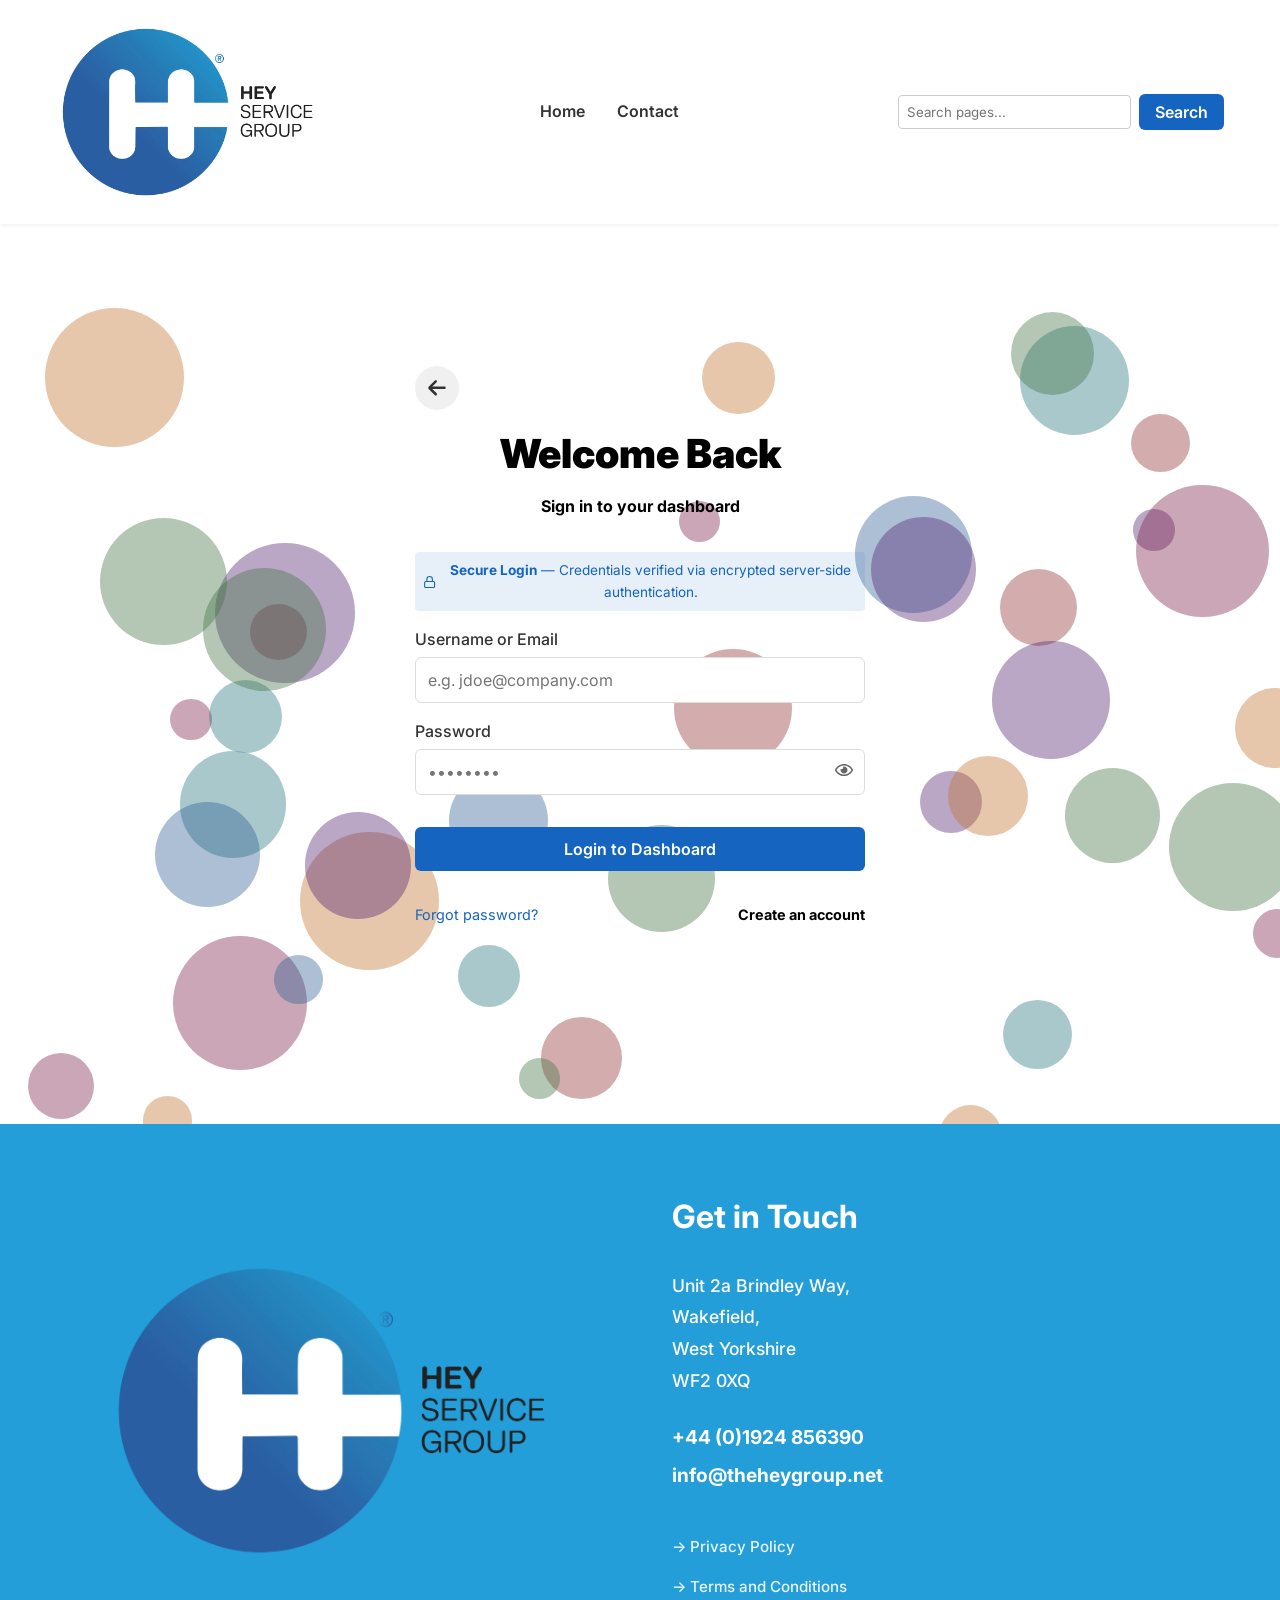
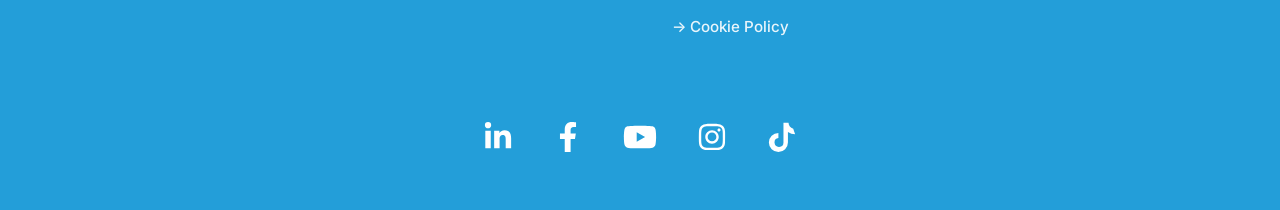
<file: FMP Website/login.html>
<!DOCTYPE html>
<html lang="en">

<head>
    <meta charset="UTF-8">
    <meta name="viewport" content="width=device-width, initial-scale=1.0">
    <title>Login | Hey Service</title>
    <link href="https://fonts.googleapis.com/css2?family=Inter:wght@400;500;600;700;800&display=swap" rel="stylesheet">
    <link rel="stylesheet" href="css/style.css?v=10">
    <!-- Authentication handled securely via backend server.py -->
</head>

<body>

    <!-- Top Section (Hero/Header) -->
    <header class="main-header">
        <div class="container nav-container">
            <a href="index.html" class="logo">
                <img src="Images/logo.png" alt="Hey Service Logo" class="header-logo">
            </a>
            <input type="checkbox" id="navToggleLogin" class="hamburger-toggle">
            <label for="navToggleLogin" class="hamburger-btn" aria-label="Toggle navigation">
                <span></span><span></span><span></span>
            </label>
            <nav>
                <ul class="nav-links">
                    <li><a href="index.html">Home</a></li>
                    <li><a href="#quote">Contact</a></li>
                </ul>
            </nav>
            <form id="globalSearchForm" class="search-form">
                <input type="text" id="searchInput" class="search-input" placeholder="Search pages..." required>
                <button type="submit" class="btn btn-primary search-btn">Search</button>
            </form>
        </div>
    </header>

    <div class="login-wrapper">
        <div class="login-box animation-container">
            <div class="login-container">
                <a href="index.html" class="back-arrow-btn" title="Return to Home">
                    <svg xmlns="http://www.w3.org/2000/svg" width="20" height="20" fill="currentColor"
                        viewBox="0 0 448 512">
                        <path
                            d="M9.4 233.4c-12.5 12.5-12.5 32.8 0 45.3l160 160c12.5 12.5 32.8 12.5 45.3 0s12.5-32.8 0-45.3l-109.3-109.3H416c17.7 0 32-14.3 32-32s-14.3-32-32-32H105.4l109.3-109.3c12.5-12.5 12.5-32.8 0-45.3s-32.8-12.5-45.3 0l-160 160z" />
                    </svg>
                </a>

                <h2 class="login-heading">Welcome Back</h2>
                <p class="text-muted login-subtitle">Sign in to your dashboard</p>

                <div class="secure-notice">
                    <svg width="16" height="16" viewBox="0 0 24 24" fill="none" stroke="currentColor" stroke-width="2">
                        <rect x="3" y="11" width="18" height="11" rx="2" ry="2" />
                        <path d="M7 11V7a5 5 0 0 1 10 0v4" />
                    </svg>
                    <span><strong>Secure Login</strong> — Credentials verified via encrypted server-side
                        authentication.</span>
                </div>

                <div id="errorMessage" class="error-message"></div>

                <form id="loginForm">
                    <div class="form-group">
                        <label for="username" class="form-label-auth">Username or Email</label>
                        <input type="text" id="username" class="form-control" placeholder="e.g. jdoe@company.com"
                            required>
                    </div>

                    <div class="form-group">
                        <label for="password" class="form-label-auth">Password</label>
                        <div class="password-wrapper">
                            <input type="password" id="password" class="form-control form-control-password"
                                placeholder="••••••••" required>
                            <button type="button" id="togglePasswordBtn" class="toggle-password" title="Show Password">
                                <svg xmlns="http://www.w3.org/2000/svg" width="18" height="18" fill="currentColor"
                                    viewBox="0 0 576 512">
                                    <path
                                        d="M288 144a110.94 110.94 0 0 0-31.24 5 55.4 55.4 0 0 1 7.24 27 56 56 0 0 1-56 56 55.4 55.4 0 0 1-27-7.24A111.71 111.71 0 1 0 288 144zm284.52 97.4C518.29 135.59 410.93 64 288 64S57.68 135.64 3.48 241.41a32.35 32.35 0 0 0 0 29.19C57.71 376.41 165.07 448 288 448s230.32-71.64 284.52-177.41a32.35 32.35 0 0 0 0-29.19zM288 400c-98.65 0-189.09-55-237.93-144C98.91 167 189.34 112 288 112s189.09 55 237.93 144C477.1 345 386.66 400 288 400z" />
                                </svg>
                            </button>
                        </div>
                    </div>

                    <div class="login-actions">
                        <button type="submit" class="btn btn-primary btn-full">Login to Dashboard</button>
                        <div class="login-links">
                            <a href="#" id="openForgotPasswordBtn" class="link-info">Forgot password?</a>
                            <a href="#" id="openCreateAccountBtn" class="link-muted">Create an account</a>
                        </div>
                    </div>
                </form>
            </div>
        </div>
    </div>

    <!-- Create Account Modal Overlay -->
    <div id="createAccountModal" class="modal-overlay">
        <div class="modal-box">
            <button type="button" class="modal-close" id="closeCreateAccountBtn">&times;</button>
            <h2 class="modal-heading">
                <svg width="22" height="22" viewBox="0 0 24 24" fill="none" stroke="currentColor" stroke-width="2"
                    stroke-linecap="round" stroke-linejoin="round">
                    <path d="M16 21v-2a4 4 0 0 0-4-4H5a4 4 0 0 0-4 4v2" />
                    <circle cx="8.5" cy="7" r="4" />
                    <line x1="20" y1="8" x2="20" y2="14" />
                    <line x1="23" y1="11" x2="17" y2="11" />
                </svg>
                Create Account
            </h2>
            <p class="text-muted modal-subtitle">Register your business (User Access Only)</p>

            <div id="createAccountMsg" class="modal-message"></div>

            <form id="createAccountForm">
                <div class="form-group text-left">
                    <label class="modal-form-label">Company Name</label>
                    <input type="text" id="regCompany" class="form-control" placeholder="e.g. Wagamama" required>
                </div>
                <div class="form-group text-left">
                    <label class="modal-form-label">Email Address</label>
                    <input type="email" id="regEmail" class="form-control" placeholder="admin@company.com" required>
                </div>
                <div class="form-group text-left">
                    <label class="modal-form-label">Requested Username</label>
                    <input type="text" id="regUsername" class="form-control" placeholder="e.g. restaurant12" required>
                </div>
                <div class="form-group text-left">
                    <label class="modal-form-label">Desired Password</label>
                    <input type="password" id="regPassword" class="form-control" placeholder="Min 6 characters" required
                        minlength="6">
                </div>

                <button type="submit" id="regSubmitBtn" class="btn btn-primary modal-submit-btn">Create Account</button>
            </form>
        </div>
    </div>

    <!-- Forgot Password Modal Overlay -->
    <div id="forgotPasswordModal" class="modal-overlay">
        <div class="modal-box">
            <button type="button" class="modal-close" id="closeForgotPasswordBtn">&times;</button>
            <h2 class="modal-heading">
                <svg width="22" height="22" viewBox="0 0 24 24" fill="none" stroke="currentColor" stroke-width="2"
                    stroke-linecap="round" stroke-linejoin="round">
                    <rect x="3" y="11" width="18" height="11" rx="2" ry="2" />
                    <path d="M7 11V7a5 5 0 0 1 10 0v4" />
                </svg>
                Reset Password
            </h2>
            <p class="text-muted modal-subtitle">Enter your details below to set a new password.</p>

            <div id="forgotPasswordMsg" class="modal-message"></div>

            <form id="forgotPasswordForm">
                <div class="form-group text-left">
                    <label class="modal-form-label">Email Address</label>
                    <input type="email" id="fpEmail" class="form-control" placeholder="admin@company.com" required>
                </div>
                <div class="form-group text-left">
                    <label class="modal-form-label">Username</label>
                    <input type="text" id="fpUsername" class="form-control" placeholder="Your registered username"
                        required>
                </div>
                <div class="form-group text-left">
                    <label class="modal-form-label">New Password</label>
                    <input type="password" id="fpNewPassword" class="form-control" placeholder="Min 6 characters"
                        required minlength="6">
                </div>

                <button type="submit" id="fpSubmitBtn" class="btn btn-primary modal-submit-btn">Reset Password</button>
            </form>
        </div>
    </div>


    <!-- Main Footer -->
    <section id="footer" class="main-footer">
        <div class="container">

            <div class="footer-grid">
                <!-- First Half: Big Sized Logo -->
                <div class="footer-logo-container">
                    <img src="Images/logo.png" alt="Hey Service Logo" class="footer-logo">
                </div>

                <!-- Second Half: Contact & Address -->
                <div class="footer-contact-info">
                    <h2 class="footer-heading">Get in Touch</h2>

                    <address class="footer-address">
                        Unit 2a Brindley Way,<br>
                        Wakefield,<br>
                        West Yorkshire<br>
                        WF2 0XQ
                    </address>

                    <div class="footer-contacts">
                        <a href="tel:+441924856390" class="footer-phone">+44 (0)1924 856390</a>
                        <a href="mailto:info@theheygroup.net" class="footer-email">info@theheygroup.net</a>
                    </div>

                    <div class="footer-links">
                        <a href="#">&rarr; Privacy Policy</a>
                        <a href="#">&rarr; Terms and Conditions</a>
                        <a href="#">&rarr; Cookie Policy</a>
                    </div>
                </div>
            </div>

            <!-- Social Media Icons (Bottom Strip) -->
            <div class="social-strip">

                <a href="https://www.linkedin.com/company/the-hey-group-ltd" target="_blank" class="social-icon"
                    title="LinkedIn">
                    <svg xmlns="http://www.w3.org/2000/svg" width="30" height="30" fill="currentColor"
                        viewBox="0 0 448 512">
                        <path
                            d="M100.28 448H7.4V148.9h92.88zM53.79 108.1C24.09 108.1 0 83.5 0 53.8a53.79 53.79 0 0 1 107.58 0c0 29.7-24.1 54.3-53.79 54.3zM447.9 448h-92.68V302.4c0-34.7-.7-79.2-48.29-79.2-48.29 0-55.69 37.7-55.69 76.7V448h-92.78V148.9h89.08v40.8h1.3c12.4-23.5 42.69-48.3 87.88-48.3 94 0 111.28 61.9 111.28 142.3V448z" />
                    </svg>
                </a>

                <a href="https://www.facebook.com/people/Hey-Service-Group/61578169043194/" target="_blank"
                    class="social-icon" title="Facebook">
                    <svg xmlns="http://www.w3.org/2000/svg" width="30" height="30" fill="currentColor"
                        viewBox="0 0 320 512">
                        <path
                            d="M279.14 288l14.22-92.66h-88.91v-60.13c0-25.35 12.42-50.06 52.24-50.06h40.42V6.26S260.43 0 225.36 0c-73.22 0-121.08 44.38-121.08 124.72v70.62H22.89V288h81.39v224h100.17V288z" />
                    </svg>
                </a>

                <a href="https://www.youtube.com/@HEYSERVICEGROUP-f4s" target="_blank" class="social-icon"
                    title="YouTube">
                    <svg xmlns="http://www.w3.org/2000/svg" width="34" height="34" fill="currentColor"
                        viewBox="0 0 576 512">
                        <path
                            d="M549.655 124.083c-6.281-23.65-24.787-42.276-48.284-48.597C458.781 64 288 64 288 64S117.22 64 74.629 75.486c-23.497 6.322-42.003 24.947-48.284 48.597-11.412 42.867-11.412 132.305-11.412 132.305s0 89.438 11.412 132.305c6.281 23.65 24.787 41.5 48.284 47.821C117.22 448 288 448 288 448s170.781 0 213.371-11.486c23.497-6.321 42.003-24.171 48.284-47.821 11.412-42.867 11.412-132.305 11.412-132.305s0-89.438-11.412-132.305zm-317.51 213.508V175.185l142.739 81.205-142.739 81.201z" />
                    </svg>
                </a>

                <a href="https://www.instagram.com/hey_servicegroup/" target="_blank" class="social-icon"
                    title="Instagram">
                    <svg xmlns="http://www.w3.org/2000/svg" width="30" height="30" fill="currentColor"
                        viewBox="0 0 448 512">
                        <path
                            d="M224.1 141c-63.6 0-114.9 51.3-114.9 114.9s51.3 114.9 114.9 114.9S339 319.5 339 255.9 287.7 141 224.1 141zm0 189.6c-41.1 0-74.7-33.5-74.7-74.7s33.5-74.7 74.7-74.7 74.7 33.5 74.7 74.7-33.6 74.7-74.7 74.7zm146.4-194.3c0 14.9-12 26.8-26.8 26.8-14.9 0-26.8-12-26.8-26.8s12-26.8 26.8-26.8 26.8 12 26.8 26.8zm76.1 27.2c-1.7-35.9-9.9-67.7-36.2-93.9-26.2-26.2-58-34.4-93.9-36.2-37-2.1-147.9-2.1-184.9 0-35.8 1.7-67.6 9.9-93.9 36.1s-34.4 58-36.2 93.9c-2.1 37-2.1 147.9 0 184.9 1.7 35.9 9.9 67.7 36.2 93.9s58 34.4 93.9 36.2c37 2.1 147.9 2.1 184.9 0 35.9-1.7 67.7-9.9 93.9-36.2 26.2-26.2 34.4-58 36.2-93.9 2.1-37 2.1-147.8 0-184.8zM398.8 388c-7.8 19.6-22.9 34.7-42.6 42.6-29.5 11.7-99.5 9-132.1 9s-102.7 2.6-132.1-9c-19.6-7.8-34.7-22.9-42.6-42.6-11.7-29.5-9-99.5-9-132.1s-2.6-102.7 9-132.1c7.8-19.6 22.9-34.7 42.6-42.6 29.5-11.7 99.5-9 132.1-9s102.7-2.6 132.1 9c19.6 7.8 34.7 22.9 42.6 42.6 11.7 29.5 9 99.5 9 132.1s2.7 102.7-9 132.1z" />
                    </svg>
                </a>

                <a href="https://www.tiktok.com/@heyservicegroup2026?lang=en" target="_blank" class="social-icon"
                    title="TikTok">
                    <svg xmlns="http://www.w3.org/2000/svg" width="30" height="30" fill="currentColor"
                        viewBox="0 0 448 512">
                        <path
                            d="M448 209.91a210.06 210.06 0 0 1-122.77-39.25v178.72A162.55 162.55 0 1 1 162.6 186.9v86.32a76.24 76.24 0 1 0 86.34 75.58V14h86.34c2.14 48.91 32 89.6 80.37 99.8z" />
                    </svg>
                </a>

            </div>

        </div>
    </section>





    <script src="js/main.js?v=8"></script>
</body>

</html>
</file>
<file: css/style.css>
/* 
    Hey Service Monitoring Dashboard
    Global Styles & Design System
*/

:root {
    /* Color System */
    --color-success: #2e7d32; /* Green */
    --color-success-light: #4caf50;
    
    --color-info: #1565c0; /* Blue */
    --color-info-light: #1e88e5;
    
    --color-secondary: #6a1b9a; /* Purple */
    --color-secondary-light: #8e24aa;
    
    --color-danger: #c62828; /* Red */
    --color-danger-light: #e53935;
    
    --color-warning: #ef6c00; /* Orange */
    --color-warning-light: #fb8c00;
    
    --color-neutral: #00838f; /* Teal */
    --color-neutral-light: #00acc1;
    
    --color-highlight: #ad1457; /* Pink */
    
    /* Backgrounds & Text */
    --bg-main: #f4f6f8;
    --bg-card: #ffffff;
    --bg-dark: #121212;
    --text-main: #333333;
    --text-muted: #666666;
    --text-light: #ffffff;
    
    /* Variables for role-based emphasis */
    --theme-primary: var(--color-info);
    --theme-primary-light: var(--color-info-light);
    --theme-accent: var(--color-success);
    
    /* Spacing & Borders */
    --spacing-xs: 0.5rem;
    --spacing-sm: 1rem;
    --spacing-md: 2rem;
    --spacing-lg: 4rem;
    --border-radius: 12px;
    --border-radius-sm: 6px;
    
    /* Transitions */
    --transition-fast: 0.2s ease;
    --transition-anim: 0.4s ease-in-out;
}

/* Engineer Role Theme Override */
body[data-role="engineer"] {
    --theme-primary: var(--color-warning);
    --theme-primary-light: var(--color-warning-light);
    --theme-accent: var(--color-danger);
    --bg-main: #fff0f0;
}

/* Dark Mode Theme Override */
body.dark-theme {
    --bg-main: #121212;
    --bg-card: #222222;
    --text-main: #f4f6f8;
    --text-muted: #aaaaaa;
    --text-light: #ffffff;
}

/* Override all hardcoded white backgrounds across the site */
body.dark-theme .testimonial-card-pad,
body.dark-theme .quote-section,
body.dark-theme .quote-container,
body.dark-theme .clients-section,
body.dark-theme .profile-dropdown,
body.dark-theme .alarm-modal,
body.dark-theme .alarm-modal-dynamic,
body.dark-theme .gauge-wrapper,
body.dark-theme .dashboard-main {
    background-color: var(--bg-card) !important;
    color: var(--text-main) !important;
}

body.dark-theme .back-arrow-btn {
    background-color: var(--bg-main) !important;
    color: var(--text-main) !important;
}

body.dark-theme .gauge-inner {
    background-color: var(--bg-card) !important;
}

body.dark-theme .clients-section {
    background-color: var(--bg-main) !important;
}

/* Fix text in specific nested card containers */
body.dark-theme .form-input-custom,
body.dark-theme .form-select-custom,
body.dark-theme .search-input,
body.dark-theme .form-control {
    background-color: #333 !important;
    border-color: #444 !important;
    color: #fff !important;
}

/* Quote / contact form text — force everything white in dark mode */
body.dark-theme .quote-title,
body.dark-theme .quote-subtitle,
body.dark-theme .form-title,
body.dark-theme .form-label,
body.dark-theme .contact-detail-title,
body.dark-theme .hours-title,
body.dark-theme .hours-day,
body.dark-theme .hours-time,
body.dark-theme .hours-closed,
body.dark-theme .secure-notice,
body.dark-theme .contact-detail-link,
body.dark-theme .link-info {
    color: #ffffff !important;
}

/* Testimonial card text — force white in dark mode */
body.dark-theme .testimonial-text,
body.dark-theme .testimonial-author,
body.dark-theme .testimonial-role,
body.dark-theme .testimonial-quote {
    color: #cccccc !important;
}

@media (max-width: 768px) {
    body.dark-theme .nav-links {
        background: rgba(20,20,20,0.98) !important;
    }
}

/* Base Body Styles */

/* Reset */
* {
    margin: 0;
    padding: 0;
    box-sizing: border-box;
    font-family: 'Inter', -apple-system, BlinkMacSystemFont, "Segoe UI", Roboto, Helvetica, Arial, sans-serif;
}

html {
    overflow-x: hidden;
}

body {
    background-color: var(--bg-main);
    color: var(--text-main);
    line-height: 1.6;
    transition: background-color var(--transition-anim);
    overflow-x: hidden;
}

a {
    text-decoration: none;
    color: inherit;
}

ul {
    list-style: none;
}

/* Layout Utilities */
.container {
    max-width: 1200px;
    margin: 0 auto;
    padding: 0 var(--spacing-sm);
}

.grid {
    display: grid;
    gap: var(--spacing-md);
}

/* Typography */
h1, h2, h3, h4 {
    margin-bottom: var(--spacing-xs);
    font-weight: 700;
}

h1 { font-size: 2.5rem; }
h2 { font-size: 2rem; }
h3 { font-size: 1.5rem; }

/* Buttons */
.btn {
    display: inline-block;
    padding: 0.75rem 1.5rem;
    border: none;
    border-radius: var(--border-radius-sm);
    font-size: 1rem;
    font-weight: 600;
    cursor: pointer;
    transition: transform var(--transition-fast), background-color var(--transition-fast), box-shadow var(--transition-fast);
}

.btn-primary {
    background-color: var(--theme-primary);
    color: var(--text-light);
}

.btn-primary:hover {
    background-color: var(--theme-primary-light);
    transform: translateY(-2px);
    box-shadow: 0 4px 12px rgba(0,0,0,0.15);
}

.btn-outline {
    background-color: transparent;
    border: 2px solid var(--theme-primary);
    color: var(--theme-primary);
}

.btn-outline:hover {
    background-color: var(--theme-primary);
    color: var(--text-light);
}

/* Cards */
.card {
    background-color: var(--bg-card);
    border-radius: var(--border-radius);
    padding: var(--spacing-md);
    box-shadow: 0 4px 6px rgba(0,0,0,0.05);
    transition: transform var(--transition-fast), box-shadow var(--transition-fast);
}

.card:hover {
    transform: translateY(-5px);
    box-shadow: 0 8px 15px rgba(0,0,0,0.1);
}

/* Bubble Animations */
.animation-container {
    position: relative;
    overflow: hidden;
}

.camera-feed-container:hover {
    transform: scale(1.03);
    box-shadow: 0 12px 20px rgba(0, 131, 143, 0.25) !important;
    z-index: 10;
}

/* Airflow Wave Chart Animation */
@keyframes wave-chart {
    0% { transform: scaleY(0.15); background-color: #00838f; }
    25% { background-color: #1565c0; }
    50% { transform: scaleY(1); background-color: #2e7d32; }
    75% { background-color: #1565c0; }
    100% { transform: scaleY(0.15); background-color: #00838f; }
}

.airflow-bar {
    flex: 1;
    min-width: 8px;
    height: 100%;
    border-radius: 4px 4px 0 0;
    transform-origin: bottom;
    background-color: #00838f;
    animation: wave-chart 2.5s infinite ease-in-out;
}

.bubble {
    position: absolute;
    border-radius: 50%;
    opacity: 1; /* Full solid colors */
    animation: float 6s infinite ease-in-out;
    pointer-events: none; /* Prevents bubbles from blocking clicks on links/inputs */
    z-index: 0;
}

@keyframes float {
    0%, 100% { transform: translateY(0) scale(1); }
    50% { transform: translateY(-150px) scale(1.05); }
}

/* Specific Section Styles */

/* Header / Nav */
.main-header {
    background-color: var(--bg-card);
    padding: var(--spacing-sm) 0;
    box-shadow: 0 2px 4px rgba(0,0,0,0.05);
    position: sticky;
    top: 0;
    z-index: 100;
}

.nav-container {
    display: flex;
    justify-content: space-between;
    align-items: center;
}

.logo {
    font-size: 1.5rem;
    font-weight: 800;
    color: var(--theme-primary);
    display: flex;
    align-items: center;
    gap: 0.5rem;
}

.nav-links {
    display: flex;
    gap: var(--spacing-md);
}

.nav-links a {
    font-weight: 600;
    color: var(--text-main);
    transition: color var(--transition-fast);
}

.nav-links a:hover {
    color: var(--theme-primary);
}

/* Page 1 - Home */
.hero-section {
    position: relative;
    overflow: hidden;
    background-color: #000;
    color: var(--text-light);
    padding: var(--spacing-lg) 0;
    text-align: center;
    min-height: 80vh; /* Dramatically expanded to fit the entire video frame */
    display: flex;
    flex-direction: column;
    justify-content: center;
    align-items: center;
}

.highlight-section {
    position: relative;
    padding: 8rem 0; /* Massively increased payload spacing */
    background-color: var(--bg-card);
    text-align: center;
    border: none; /* Removed red dashed borders */
}

/* Page 2 - Login */
.login-wrapper {
    background-color: #ffffff;
    color: var(--text-main);
    transition: background-color var(--transition-anim), color var(--transition-anim);
    position: relative;
    overflow: hidden;
    min-height: 100vh;
}

body.dark-theme .login-wrapper {
    background-color: #000000;
}



.login-box {
    background-color: transparent;
    padding: var(--spacing-lg);
    width: 100%;
    height: 100vh;
    display: flex;
    flex-direction: column;
    justify-content: center;
    align-items: center;
    box-shadow: none;
    border: none;
    text-align: center;
    transition: background-color var(--transition-anim), color var(--transition-anim);
}

.form-group {
    margin-bottom: var(--spacing-sm);
    text-align: left;
}

.form-control {
    width: 100%;
    padding: 0.75rem;
    border: 1px solid #ddd;
    border-radius: var(--border-radius-sm);
    font-size: 1rem;
    margin-top: 0.25rem;
}

.login-actions {
    display: flex;
    flex-direction: column;
    gap: var(--spacing-sm);
    margin-top: var(--spacing-md);
}

/* Page 3 - Dashboard */
.dashboard-grid {
    grid-template-columns: repeat(auto-fill, minmax(300px, 1fr));
    padding: var(--spacing-md) 0;
}

.site-card {
    border-top: 4px solid var(--color-success);
}
.site-card.warning { border-top-color: var(--color-warning); }
.site-card.danger { border-top-color: var(--color-danger); }

.status-indicator {
    display: inline-flex;
    align-items: center;
    gap: 0.5rem;
    font-size: 0.85rem;
    font-weight: 600;
    padding: 0.25rem 0.75rem;
    border-radius: 20px;
}

.status-safe { background-color: rgba(46,125,50,0.1); color: var(--color-success); }
.status-warn { background-color: rgba(239,108,0,0.1); color: var(--color-warning); }
.status-danger { background-color: rgba(198,40,40,0.1); color: var(--color-danger); }

/* Page 4 - Site Details */
.split-layout {
    display: grid;
    grid-template-columns: 350px 1fr;
    gap: var(--spacing-md);
    padding: var(--spacing-md) 0;
}

.side-panel {
    background-color: var(--bg-card);
    padding: var(--spacing-md);
    border-radius: var(--border-radius);
    border-left: 8px solid var(--color-success);
}
.side-panel.warning { border-left-color: var(--color-warning); }
.side-panel.danger { border-left-color: var(--color-danger); }

/* Data Grid */
.data-grid {
    display: grid;
    grid-template-columns: repeat(auto-fill, minmax(200px, 1fr));
    gap: var(--spacing-sm);
}


/* Client Logos Animation */
.client-logo {
    transition: transform 0.4s cubic-bezier(0.175, 0.885, 0.32, 1.275);
    transform-origin: center;
    cursor: pointer;
}

.client-logo:hover {
    transform: scale(1.25) translateY(-15px);
}

/* Contact Form Split Logic */
.contact-divider {
    border-right: 1.5px solid #eaeaea;
}


/* Extracted Inline Styles Configuration */

/* Header & Search Forms */
.header-logo { height: 192px; vertical-align: middle; }
.search-form { display: flex; gap: 0.5rem; align-items: center; }
.search-input { padding: 0.5rem; border: 1px solid #ccc; border-radius: 4px; }
.search-btn { padding: 0.5rem 1rem; }

/* Hero Section */
.hero-video { position: absolute; top: 0; left: 0; width: 100%; height: 100%; object-fit: cover; z-index: 0; pointer-events: none; }
.hero-overlay { position: absolute; top: 0; left: 0; width: 100%; height: 100%; background: linear-gradient(to right, rgba(0,0,0,0.8), rgba(0,0,0,0.6)); z-index: 1; }
.hero-content { position: relative; z-index: 2; }
.hero-text { font-size: 1.25rem; max-width: 600px; margin: 0 auto; }

/* Highlight Section */
.highlight-content { position: relative; z-index: 2; background: rgba(255, 255, 255, 0.85); padding: 3rem 2rem; border-radius: 12px; backdrop-filter: blur(5px); max-width: 800px; margin: 0 auto; box-shadow: 0 4px 12px rgba(0,0,0,0.05); }
.highlight-title { color: #000; font-weight: 900; }
.highlight-text { max-width: 700px; margin: 0 auto 2rem; color: #000; font-weight: 800; }
.highlight-btn { font-size: 1.2rem; padding: 1rem 2rem; }

/* Clients Section */
.clients-section { background-color: #f9f9f9; padding: 5rem 0; }
.clients-title { font-weight: 800; text-align: center; margin-bottom: 4rem; font-size: 2.2rem; color: var(--text-main); }
.clients-grid { display: grid; grid-template-columns: repeat(4, 1fr); gap: 3rem; align-items: center; justify-items: center; margin-bottom: 5rem; }
.client-logo-custom { width: 100%; max-width: 140px; object-fit: contain; }
.testimonials-grid { display: grid; grid-template-columns: repeat(auto-fit, minmax(300px, 1fr)); gap: 2rem; }

/* Testimonial Cards */
.testimonial-card-pad { padding: 2.5rem; background: #fff; border-radius: 8px; box-shadow: 0 4px 6px rgba(0,0,0,0.05); }
.border-success { border-top: 4px solid var(--color-success); }
.border-info { border-top: 4px solid var(--color-info); }
.border-secondary { border-top: 4px solid var(--color-secondary); }
.testimonial-stars { color: var(--color-warning); font-size: 1.5rem; margin-bottom: 1rem; }
.testimonial-text { font-style: italic; color: #000000; line-height: 1.6; margin-bottom: 1.5rem; }
.testimonial-author { margin: 0; color: #000000; font-weight: 800; }
.testimonial-role { font-size: 0.85rem; color: #000000; }

/* Quote / Contact Section */
.quote-section { background-color: #fff; padding: var(--spacing-lg) 0; }
.quote-container { border: 1.5px solid #eaeaea; border-radius: 12px; padding: 4rem 6rem 4rem 4rem; display: grid; grid-template-columns: repeat(auto-fit, minmax(350px, 1fr)); gap: 4rem; box-shadow: 0 10px 30px rgba(0,0,0,0.03); background-color: #fff; }
.quote-title { font-size: 2.2rem; margin-bottom: 1.5rem; color: #000000; font-weight: 800; }
.quote-subtitle { color: #000000; font-size: 1.1rem; line-height: 1.8; margin-bottom: 2.5rem; }
.contact-detail-block { margin-bottom: 1.5rem; }
.contact-detail-title { display: block; font-size: 0.9rem; text-transform: uppercase; color: #000000; margin-bottom: 0.3rem; }
.contact-detail-link { color: #000000; font-weight: 700; font-size: 1.15rem; text-decoration: underline; }
.contact-detail-block-alt { margin-bottom: 2.5rem; }
.hours-title { display: block; font-size: 0.9rem; text-transform: uppercase; letter-spacing: 1px; margin-bottom: 1rem; color: #000000; }
.hours-row { display: flex; justify-content: space-between; margin-bottom: 0.8rem; font-size: 1.05rem; border-bottom: 1px solid #f0f0f0; padding-bottom: 0.5rem; }
.hours-day { color: #000000; }
.hours-time { color: #000000; margin-right: 10px; }
.hours-closed { color: #000000; margin-right: 10px; }

/* Forms Extraction */
.form-title { font-size: 1.8rem; margin-bottom: 2rem; color: #000000; }
.quote-form { display: flex; flex-direction: column; gap: 1.5rem; }
.form-label { display: block; margin-bottom: 0.5rem; font-weight: 600; color: #000000; }
.form-input-custom { width: 100%; padding: 0.9rem; border: 1px solid #ddd; border-radius: 6px; font-size: 1rem; background-color: #fafafa; }
.form-select-custom { width: 100%; padding: 0.9rem; border: 1px solid #ddd; border-radius: 6px; font-size: 1rem; background-color: #fafafa; appearance: menulist; -webkit-appearance: menulist; }
.form-textarea { resize: vertical; }
.quote-submit-btn { padding: 1.1rem; font-size: 1.15rem; margin-top: 1rem; width: 100%; border-radius: 6px; }

/* Main Footer Extension */
.main-footer { background-color: #239ed9; padding: 4rem 0 3rem 0; }
.footer-grid { display: grid; grid-template-columns: repeat(auto-fit, minmax(300px, 1fr)); gap: 4rem; align-items: center; margin-bottom: 3.5rem; }
.footer-logo-container { text-align: center; }
.footer-logo { width: 100%; max-width: 450px; height: auto; }
.footer-contact-info { font-size: 1.1rem; line-height: 1.8; color: #fff; }
.footer-heading { margin-bottom: 1.5rem; font-size: 2rem; color: #fff; }
.footer-address { font-style: normal; margin-bottom: 1.5rem; font-weight: 500; }
.footer-contacts { margin-bottom: 2.5rem; }
.footer-phone { display: block; color: #fff; text-decoration: none; font-weight: 700; font-size: 1.2rem; margin-bottom: 0.2rem; }
.footer-email { display: block; color: #fff; text-decoration: none; font-weight: 700; font-size: 1.2rem; }
.footer-links { display: flex; flex-direction: column; gap: 0.8rem; font-size: 0.95rem; }
.footer-links a { color: #fff; text-decoration: none; font-weight: 500; opacity: 0.9; }

/* Footer Social Additions */
.social-strip { padding-top: 1.5rem; display: flex; justify-content: center; gap: 2.5rem; align-items: center; width: 100%; }
.social-icon { color: #fff; transition: opacity 0.3s; }

/* Login Page Arrow Back */
.back-arrow-btn {
    position: absolute;
    top: -3.5rem;
    left: 0;
    display: inline-flex;
    align-items: center;
    justify-content: center;
    width: 44px;
    height: 44px;
    border-radius: 50%;
    background-color: #f0f0f0;
    color: var(--text-main);
    transition: all 0.3s ease;
    text-decoration: none;
}

.back-arrow-btn:hover {
    background-color: var(--theme-primary);
    color: #fff;
}

/* Password Visibility Toggle */
.password-wrapper {
    position: relative;
    display: flex;
    align-items: center;
}

.toggle-password {
    position: absolute;
    right: 12px;
    background: transparent;
    border: none;
    color: var(--text-muted);
    cursor: pointer;
    display: flex;
    align-items: center;
    justify-content: center;
    padding: 0;
    transition: color 0.3s;
}

.toggle-password:hover {
    color: var(--theme-primary);
}

/* Modal Overlay Styles */
.modal-overlay {
    position: fixed;
    top: 0; left: 0; right: 0; bottom: 0;
    background-color: rgba(0, 0, 0, 0.6);
    display: none; 
    align-items: center;
    justify-content: center;
    z-index: 9999;
    backdrop-filter: blur(4px);
    opacity: 0; transition: opacity 0.3s ease;
}
.modal-overlay.active { display: flex; opacity: 1; }
.modal-box {
    background-color: #fff;
    padding: 2.5rem;
    border-radius: 12px;
    width: 90%;
    max-width: 450px;
    position: relative;
    box-shadow: 0 10px 25px rgba(0,0,0,0.2);
    transform: scale(0.95); transition: transform 0.3s ease;
    text-align: center;
}
.modal-overlay.active .modal-box { transform: scale(1); }
.modal-close {
    position: absolute;
    top: 15px; right: 15px;
    background: none; border: none;
    font-size: 1.5rem; line-height: 1;
    color: var(--text-muted); cursor: pointer;
    transition: color 0.3s ease;
}
.modal-close:hover { color: var(--color-danger); }

/* =====================================================
   EXTRACTED INLINE STYLES — Organised by Component
   ===================================================== */

/* --- Site Page Header (facility/custom pages) --- */
.site-header { box-shadow: none; border-bottom: 1px solid #eee; }
.site-header-container { display: flex; align-items: center; justify-content: space-between; }

/* --- Dashboard Toolbar --- */
.dashboard-toolbar { display: flex; justify-content: space-between; align-items: center; padding-bottom: 1rem; margin-top: 1rem; margin-bottom: 1.5rem; position: relative; }
.toolbar-nav { display: flex; flex-direction: column; gap: 0.5rem; }
.toolbar-tools { display: flex; gap: 1.5rem; align-items: center; }
.back-link { color: var(--text-main); text-decoration: none; font-weight: 700; font-size: 1rem; display: inline-flex; align-items: center; gap: 0.3rem; }

/* --- Breadcrumbs --- */
.breadcrumb-list { list-style: none; padding: 0; margin: 0; display: flex; gap: 0.8rem; font-size: 1.25rem; font-weight: 500; color: var(--text-muted); }
.breadcrumb-link { color: #00838f; text-decoration: none; }
.breadcrumb-sep { color: #ccc; }
.breadcrumb-current { color: var(--text-main); }

/* --- Alarm Bell & Notification Dot --- */
.alarm-toggle { position: relative; cursor: pointer; display: none; background: none; border: none; padding: 0; }
.alarm-dot { position: absolute; top: -2px; right: 2px; width: 12px; height: 12px; background-color: var(--color-danger); border-radius: 50%; border: 2px solid white; }
.icon-teal { color: #00838f; }

/* --- Profile Avatar Widget --- */
.profile-avatar { position: relative; cursor: pointer; display: flex; align-items: center; justify-content: center; width: 48px; height: 48px; border-radius: 50%; border: 2px solid var(--border-color); background: var(--bg-card); transition: border-color 0.3s; }

/* --- Profile Dropdown --- */
.profile-dropdown { display: none; position: absolute; right: 2rem; top: 110px; background: white; box-shadow: 0 10px 25px rgba(0,0,0,0.1); border-radius: 8px; padding: 1.5rem; text-align: center; border: 1px solid #eee; z-index: 100; min-width: 200px; }
.profile-img-wrap { width: 80px; height: 80px; border-radius: 50%; background: #f0f4f8; overflow: hidden; margin: 0 auto 1rem auto; display: flex; align-items: center; justify-content: center; border: 2px solid var(--theme-primary); }
.profile-img { width: 100%; height: 100%; object-fit: cover; }
.profile-name { font-weight: 700; font-size: 1.1rem; color: var(--text-main); margin-bottom: 0.2rem; }
.profile-subtitle { font-size: 0.85rem; color: var(--text-muted); margin-bottom: 1rem; }
.profile-signout { width: 100%; padding: 0.4rem; }

/* --- Alarm Summary Modal (facility pages) --- */
.alarm-modal { display: none; position: fixed; top: 50%; left: 50%; transform: translate(-50%, -50%); background: white; box-shadow: 0 20px 50px rgba(0,0,0,0.3); border-radius: 12px; padding: 2rem; width: 90%; max-width: 500px; z-index: 1000; }
.alarm-modal-heading { margin-top: 0; color: var(--text-main); display: flex; align-items: center; gap: 0.5rem; border-bottom: 2px solid #eee; padding-bottom: 1rem; }
.alarm-modal-body { margin: 1.5rem 0; }
.alarm-row { display: flex; justify-content: space-between; font-weight: 600; font-size: 1rem; margin-bottom: 0.8rem; padding: 0.5rem; border-radius: 4px; }
.alarm-row-safe { background: rgba(46,125,50,0.1); }
.alarm-row-warn { background: rgba(245,124,0,0.1); }
.alarm-row-danger { background: rgba(198,40,40,0.1); }
.alarm-close-btn { width: 100%; margin-top: 1rem; }

/* --- Colour Utility Classes --- */
.text-success { color: var(--color-success); }
.text-warning { color: var(--color-warning); }
.text-danger { color: var(--color-danger); }
.text-info { color: var(--color-info); }

/* --- Site Detail: Side Panel --- */
.side-panel-flex { display: flex; flex-direction: column; gap: var(--spacing-md); }
.site-title { font-size: 1.8rem; margin-bottom: 0; }
.site-location { color: var(--text-muted); font-size: 0.95rem; margin-top: 0.3rem; }
.status-dot { width: 8px; height: 8px; border-radius: 50%; background-color: var(--color-success); }

/* --- Gauge / Meter --- */
.gauge-wrapper { text-align: center; padding: var(--spacing-sm); background: #f9f9f9; border-radius: var(--border-radius-sm); }
.gauge-label { font-size: 0.9rem; color: var(--text-muted); margin-bottom: 0.5rem; }
.gauge-container { position: relative; width: 150px; height: 75px; margin: 0 auto; overflow: hidden; }
.gauge-bg { width: 150px; height: 150px; border-radius: 50%; background: conic-gradient(from 270deg, var(--color-success) 0deg, var(--color-success) 90deg, var(--color-warning) 90deg, var(--color-warning) 140deg, var(--color-danger) 140deg, var(--color-danger) 180deg, transparent 180deg); position: absolute; top: 0; left: 0; }
.gauge-inner { width: 110px; height: 110px; border-radius: 50%; background: #f9f9f9; position: absolute; top: 20px; left: 20px; }
.gauge-needle { width: 2px; height: 60px; background: var(--text-main); position: absolute; bottom: -5px; left: 74px; transform-origin: bottom center; transform: rotate(-72deg); transition: transform 0.5s ease; }
.gauge-value { font-weight: 700; font-size: 1.5rem; color: var(--color-success); }

/* --- Indicator Rows (Demister/Airflow) --- */
.indicator-section { border-top: 1px solid #eee; padding-top: var(--spacing-sm); }
.indicator-row { display: flex; justify-content: space-between; margin-bottom: 0.5rem; }
.indicator-row:last-child { margin-bottom: 0; }
.indicator-label { font-weight: 600; }
.indicator-badge { font-weight: bold; padding: 0.1rem 0.5rem; border-radius: 4px; }
.indicator-badge-safe { color: var(--color-success); background: rgba(46,125,50,0.1); }

/* --- Emergency Reports --- */
.emergency-section { margin-top: auto; padding-top: var(--spacing-md); border-top: 1px solid #eee; }
.emergency-heading { color: var(--color-danger); font-size: 1.1rem; display: flex; align-items: center; gap: 0.5rem; }
.btn-emergency { width: 100%; background-color: var(--color-danger); color: white; display: flex; align-items: center; justify-content: center; gap: 0.5rem; }
.emergency-note { font-size: 0.8rem; color: var(--text-muted); text-align: center; margin-top: 0.5rem; }

/* --- Main Content Panel --- */
.main-content-panel { display: flex; flex-direction: column; gap: var(--spacing-md); }

/* --- Data Cards --- */
.data-card { padding: var(--spacing-sm); }
.data-card-label { color: var(--text-muted); font-size: 0.85rem; font-weight: 500; }
.data-card-value { font-size: 1.8rem; font-weight: 700; color: var(--text-main); }
.data-card-trend-up { font-size: 0.75rem; color: var(--color-danger); display: flex; align-items: center; gap: 0.2rem; }
.data-card-trend-down { font-size: 0.75rem; color: var(--color-success); display: flex; align-items: center; gap: 0.2rem; }
.data-card-note { font-size: 0.75rem; color: var(--text-muted); }
.data-card-value-info { font-size: 1.8rem; font-weight: 700; color: var(--color-info); }
.data-card-note-info { font-size: 0.75rem; color: var(--color-info); }

/* --- Airflow Graph --- */
.airflow-card { margin-top: var(--spacing-sm); margin-bottom: var(--spacing-sm); padding: var(--spacing-md); background: #f8fbfc; }
.airflow-header { display: flex; justify-content: space-between; align-items: center; margin-bottom: 1rem; }
.airflow-title { margin: 0; font-size: 1.4rem; color: var(--theme-primary); display: flex; align-items: center; gap: 0.5rem; }
.airflow-chart { height: 300px; display: flex; align-items: flex-end; justify-content: space-between; gap: 4px; padding-top: 20px; border-bottom: 2px solid #e0eaf5; }

/* --- Maintenance Card --- */
.maintenance-card { margin-top: var(--spacing-sm); }
.maintenance-heading { border-bottom: 1px solid #eee; padding-bottom: 0.5rem; margin-bottom: 1rem; display: flex; align-items: center; gap: 0.5rem; }
.maintenance-text { color: var(--text-muted); font-size: 0.95rem; line-height: 1.6; }

/* --- Bottom Section (Camera, Contact, Testimonial) --- */
.bottom-section { border-top: 2px solid #eee; margin-top: var(--spacing-md); padding-top: var(--spacing-md); padding-bottom: var(--spacing-lg); }
.bottom-grid { grid-template-columns: repeat(auto-fit, minmax(280px, 1fr)); gap: var(--spacing-md); }

/* --- Camera Feed Section --- */
.camera-section { grid-column: 1 / -1; margin-bottom: var(--spacing-md); background: white; border-radius: var(--border-radius); padding: var(--spacing-md); border: 1px solid var(--border-color); }
.camera-heading { border-bottom: 2px solid #eee; padding-bottom: 0.5rem; margin-bottom: 1.5rem; display: flex; align-items: center; gap: 0.5rem; color: var(--theme-primary); }
.camera-grid { max-width: 900px; margin: 0 auto; display: grid; grid-template-columns: 1fr 1fr; gap: var(--spacing-md); }
.camera-feed { position: relative; border-radius: 8px; overflow: hidden; box-shadow: 0 4px 6px rgba(0,0,0,0.1); transition: transform 0.3s ease, box-shadow 0.3s ease; aspect-ratio: 16/9; background: #111; }
.camera-video { width: 100%; height: 100%; object-fit: cover; display: block; }
.camera-label { position: absolute; top: 10px; left: 10px; background: rgba(0,0,0,0.7); color: white; padding: 4px 12px; border-radius: 4px; font-size: 0.8rem; font-weight: bold; display: flex; align-items: center; gap: 6px; }
.camera-live-dot { width: 8px; height: 8px; background-color: var(--color-danger); border-radius: 50%; box-shadow: 0 0 6px var(--color-danger); }

/* --- Site Contact Card --- */
.contact-card { background-color: var(--theme-primary); color: white; }
.contact-card h3 { color: white; }
.contact-detail { margin-bottom: 0.5rem; }
.contact-label { opacity: 0.8; }
.btn-call { background: white; color: var(--theme-primary); margin-top: 1rem; width: 100%; }

/* --- Testimonial (facility page variant) --- */
.testimonial-flex { display: flex; flex-direction: column; justify-content: center; }
.testimonial-quote { font-style: italic; color: var(--text-muted); }

/* --- Login Page --- */
.login-container { 
    position: relative; 
    z-index: 2; 
    width: 100%; 
    max-width: 450px; 
    padding: 3rem 2.5rem; 
    border-radius: 24px;
    background: rgba(255, 255, 255, 0.4);
    backdrop-filter: blur(24px);
    -webkit-backdrop-filter: blur(24px);
    border: 1px solid rgba(255, 255, 255, 0.5);
    box-shadow: 0 8px 32px rgba(0, 0, 0, 0.1);
}

body.dark-theme .login-container {
    background: rgba(30, 30, 30, 0.6);
    border: 1px solid rgba(255, 255, 255, 0.1);
    box-shadow: 0 8px 32px rgba(0, 0, 0, 0.4);
}
.login-heading { margin-bottom: 0.5rem; color: var(--text-main); font-size: 2.8rem; font-weight: 900; }
.login-subtitle { margin-bottom: var(--spacing-md); color: var(--text-main); font-weight: 700; font-size: 1.2rem; }
.secure-notice { background-color: rgba(21, 101, 192, 0.15); padding: 0.85rem 1rem; border-radius: 6px; margin-bottom: 1rem; font-size: 1.05rem; font-weight: 600; color: #000000; display: flex; align-items: center; gap: 0.6rem; line-height: 1.5; border: 1px solid rgba(13, 34, 99, 0.35); }
.error-message { display: none; background-color: rgba(198, 40, 40, 0.1); color: var(--color-danger); padding: 0.5rem; border-radius: 4px; margin-bottom: 1rem; font-size: 0.95rem; font-weight: 600; }
.form-label-auth { font-weight: 600; color: var(--text-main); font-size: 1.1rem; }
.form-control-password { padding-right: 40px; }
.btn-full { width: 100%; font-size: 1.1rem; padding: 0.8rem; }
.login-links { display: flex; justify-content: space-between; font-size: 1.05rem; margin-top: 1rem; }
.link-info { color: #000000; }
.link-muted { color: var(--text-main); font-weight: 700; }

/* --- Quote Form Success Message --- */
.quote-success-msg {
    display: flex;
    align-items: flex-start;
    gap: 1rem;
    background: linear-gradient(135deg, rgba(46,125,50,0.12), rgba(46,125,50,0.06));
    border: 1.5px solid var(--color-success);
    border-radius: 10px;
    padding: 1.5rem 1.25rem;
    color: #1b5e20;
    font-size: 1.05rem;
    line-height: 1.6;
    margin-bottom: 1.5rem;
}
.quote-success-msg svg { flex-shrink: 0; color: var(--color-success); margin-top: 0.15rem; }
body.dark-theme .quote-success-msg { color: #a5d6a7; border-color: var(--color-success); background: rgba(46,125,50,0.15); }

/* --- Dashboard Login Welcome Banner --- */
.login-welcome-banner {
    display: flex;
    align-items: center;
    gap: 1rem;
    background: linear-gradient(135deg, rgba(0,131,143,0.12), rgba(0,131,143,0.05));
    border: 1.5px solid var(--color-info);
    border-radius: 10px;
    padding: 1rem 1.25rem;
    margin-bottom: 1.5rem;
    color: var(--text-main);
    font-size: 1rem;
    line-height: 1.6;
    position: relative;
    transition: opacity 0.4s ease;
}
.login-welcome-banner svg { flex-shrink: 0; color: var(--color-success); }
.welcome-banner-close {
    background: none;
    border: none;
    font-size: 1.4rem;
    line-height: 1;
    cursor: pointer;
    color: var(--text-muted);
    margin-left: auto;
    padding: 0 0.25rem;
    transition: color 0.2s;
}
.welcome-banner-close:hover { color: var(--text-main); }


/* --- Modal Form Styles --- */
.modal-heading { margin-bottom: 0.5rem; color: var(--text-main); display: flex; align-items: center; gap: 0.5rem; font-size: 1.6rem; }
.modal-subtitle { margin-bottom: var(--spacing-md); color: var(--text-main); font-weight: 700; font-size: 1.1rem; }
.modal-message { display: none; padding: 0.5rem; border-radius: 4px; margin-bottom: 1rem; font-size: 0.95rem; font-weight: 600; }
.modal-form-label { font-weight: 500; color: var(--text-main); font-size: 1.05rem; }
.modal-submit-btn { width: 100%; margin-top: 1rem; font-size: 1.1rem; }

/* --- Dashboard Page Specifics --- */
.dashboard-main { padding: var(--spacing-lg) var(--spacing-sm); border-radius: var(--border-radius); background-color: white; margin-top: var(--spacing-md); box-shadow: 0 4px 6px rgba(0,0,0,0.05); }
.dashboard-content { position: relative; z-index: 2; }
.dashboard-header-row { display: flex; justify-content: space-between; align-items: flex-end; margin-bottom: var(--spacing-md); }
.nav-button-group { display: flex; gap: 1rem; align-items: center; }
.role-badge { font-size: 0.9rem; font-weight: 500; color: var(--theme-primary); border: 1px solid var(--theme-primary); padding: 0.2rem 0.5rem; border-radius: 4px; }
.btn-logout { padding: 0.4rem 1rem; }

/* --- Add Site Modal Specifics --- */
.add-site-modal-box { text-align: left; }
.modal-close-btn { position: absolute; top: 1rem; right: 1rem; background: none; border: none; font-size: 1.5rem; cursor: pointer; color: var(--text-muted); }
.add-site-title { margin-top: 0; margin-bottom: 0.5rem; color: var(--theme-primary); display: flex; align-items: center; gap: 0.5rem; }
.add-site-subtitle { color: var(--text-muted); font-size: 0.9rem; margin-bottom: 1.5rem; }
.form-field-group { margin-bottom: 1.2rem; }
.form-field-group-last { margin-bottom: 1.5rem; }
.form-field-label { display: block; font-weight: 600; margin-bottom: 0.4rem; color: var(--text-main); }
.form-field-input { width: 100%; padding: 0.7rem 1rem; border: 1px solid var(--border-color); border-radius: 8px; font-size: 1rem; font-family: inherit; box-sizing: border-box; }
.btn-add-site { width: 100%; padding: 0.8rem; font-size: 1.05rem; }

/* --- Dashboard Alarm Modal (dynamic version) --- */
.alarm-modal-dynamic { display: none; position: fixed; top: 50%; left: 50%; transform: translate(-50%, -50%); background: white; box-shadow: 0 20px 50px rgba(0,0,0,0.3); border-radius: 16px; padding: 0; width: 94%; max-width: 620px; z-index: 1000; max-height: 85vh; overflow: hidden; flex-direction: column; }
.alarm-modal-header { padding: 1.5rem 2rem 1rem 2rem; border-bottom: 2px solid #eee; }
.alarm-modal-header-row { display: flex; justify-content: space-between; align-items: center; }
.alarm-modal-title { margin: 0; color: var(--text-main); display: flex; align-items: center; gap: 0.5rem; font-size: 1.3rem; }
.alarm-modal-close { background: none; border: none; font-size: 1.6rem; cursor: pointer; color: var(--text-muted); line-height: 1; }
.alarm-modal-date { margin: 0.4rem 0 0 0; font-size: 0.85rem; color: var(--text-muted); }
.alarm-modal-hint { margin: 0.2rem 0 0 0; font-size: 0.8rem; color: var(--text-muted); }
.alarm-brand-list { padding: 1rem 2rem 1.5rem 2rem; overflow-y: auto; flex: 1; }
.alarm-modal-footer { padding: 1rem 2rem; border-top: 1px solid #eee; }

/* --- Site Card (Dashboard) --- */
.site-card-link { display: block; text-decoration: none; position: relative; }
.site-card-header { display: flex; justify-content: space-between; align-items: flex-start; margin-bottom: 1rem; }
.site-card-title { margin: 0; color: var(--text-main); }
.site-card-location { font-size: 0.8rem; color: var(--text-muted); }
.site-card-stats { display: grid; grid-template-columns: 1fr 1fr; gap: 0.6rem; font-size: 0.85rem; color: var(--text-muted); margin-bottom: 1rem; }
.site-card-footer { display: flex; justify-content: space-between; align-items: center; font-size: 0.78rem; color: var(--text-muted); border-top: 1px solid #f0f0f0; padding-top: 0.5rem; }
.site-delete-btn { position: absolute; top: 0.5rem; right: 0.5rem; background: rgba(198,40,40,0.1); border: none; color: var(--color-danger); cursor: pointer; border-radius: 50%; width: 28px; height: 28px; display: flex; align-items: center; justify-content: center; font-size: 1rem; transition: background 0.2s; }

/* --- Brand Header (Dashboard) --- */
.brand-header { margin-top: 2rem; margin-bottom: 1rem; font-size: 1.4rem; color: var(--theme-primary); display: flex; align-items: center; gap: 0.5rem; }

/* --- Welcome Banner (Dashboard) --- */
.welcome-banner { background: linear-gradient(135deg, rgba(21,101,192,0.08), rgba(0,131,143,0.08)); border: 1px solid rgba(21,101,192,0.15); border-radius: 12px; padding: 1.2rem 1.5rem; margin-bottom: 1.5rem; display: flex; align-items: center; gap: 1rem; }
.welcome-icon { width: 48px; height: 48px; border-radius: 50%; background: linear-gradient(135deg, #1565c0, #00838f); display: flex; align-items: center; justify-content: center; flex-shrink: 0; }
.welcome-title { margin: 0; font-size: 1.1rem; color: var(--text-main); }
.welcome-text { margin: 0.2rem 0 0; font-size: 0.88rem; color: var(--text-muted); }

/* --- Utility Classes --- */
.text-left { text-align: left; }
.border-bottom-none { border-bottom: none !important; }
.mt-half { margin-top: 0.5rem; }

/* =====================================================
   HAMBURGER MENU (mobile/tablet)
   ===================================================== */
.hamburger-toggle { display: none; }
.hamburger-btn {
    display: none;
    flex-direction: column;
    justify-content: center;
    gap: 5px;
    width: 36px;
    height: 36px;
    cursor: pointer;
    background: none;
    border: none;
    padding: 4px;
    z-index: 200;
}
.hamburger-btn span {
    display: block;
    width: 100%;
    height: 3px;
    background: var(--text-main);
    border-radius: 2px;
    transition: transform 0.3s, opacity 0.3s;
}

/* =====================================================
   RESPONSIVE — TABLET (≤992px)
   ===================================================== */
@media (max-width: 992px) {
    /* Split layout stacks vertically */
    .split-layout { grid-template-columns: 1fr; }

    /* Contact form stacks */
    .contact-divider {
        border-right: none;
        border-bottom: 1.5px solid #eaeaea;
        padding-right: 0 !important;
        padding-bottom: 4rem;
        margin-bottom: 1rem;
    }

    /* Quote container smaller padding */
    .quote-container { padding: 2.5rem; gap: 2.5rem; }

    /* Footer grid stacks */
    .footer-grid { grid-template-columns: 1fr; text-align: center; }
    .footer-contact-info { text-align: center; }
    .footer-links { align-items: center; }

    /* Side panel loses left border, gets top border instead */
    .side-panel { border-left: none; border-top: 8px solid var(--color-success); }
    .side-panel.warning { border-top-color: var(--color-warning); border-left: none; }
    .side-panel.danger { border-top-color: var(--color-danger); border-left: none; }
}

/* =====================================================
   RESPONSIVE — SMALL TABLET / LARGE PHONE (≤768px)
   ===================================================== */
@media (max-width: 768px) {
    /* Show hamburger, hide desktop nav */
    .hamburger-btn { display: flex; }
    .nav-links {
        display: none;
        position: fixed;
        top: 0; left: 0; right: 0; bottom: 0;
        background: rgba(255,255,255,0.98);
        flex-direction: column;
        align-items: center;
        justify-content: center;
        gap: 2rem;
        z-index: 150;
        font-size: 1.3rem;
    }
    .hamburger-toggle:checked ~ nav .nav-links,
    .hamburger-toggle:checked ~ .nav-links {
        display: flex;
    }
    /* X icon when open */
    .hamburger-toggle:checked ~ .hamburger-btn span:nth-child(1) { transform: rotate(45deg) translate(6px, 6px); }
    .hamburger-toggle:checked ~ .hamburger-btn span:nth-child(2) { opacity: 0; }
    .hamburger-toggle:checked ~ .hamburger-btn span:nth-child(3) { transform: rotate(-45deg) translate(6px, -6px); }

    /* Typography shrink */
    h1 { font-size: 1.8rem; }
    h2 { font-size: 1.5rem; }
    h3 { font-size: 1.2rem; }

    /* Header: logo centered, hamburger top-right */
    .nav-container {
        flex-wrap: wrap;
        justify-content: center;
        position: relative;
        padding-top: 0.5rem;
        padding-bottom: 0.5rem;
    }
    .logo {
        order: 1;
        flex: 1 1 100%;
        text-align: center;
        display: flex;
        justify-content: center;
    }
    .header-logo { height: 160px; }
    .hamburger-btn {
        position: absolute;
        top: 50%;
        right: 0;
        transform: translateY(-50%);
    }
    .nav-button-group {
        order: 2;
        gap: 0.5rem;
        flex: 1 1 100%;
        justify-content: flex-end;
        display: flex;
        margin-top: -0.3rem;
    }
    .role-badge { font-size: 0.75rem; padding: 0.15rem 0.4rem; }
    .btn-logout { padding: 0.3rem 0.6rem; font-size: 0.85rem; }

    /* Hide search bar on mobile */
    .search-form { display: none !important; }

    /* Dashboard grid single column */
    .dashboard-grid { grid-template-columns: 1fr; }

    /* Fix status badge overlap with delete btn */
    .site-card-header .status-indicator { margin-right: 1.5rem; }
    .site-delete-btn { right: -0.2rem; top: -0.2rem; }

    /* Dashboard toolbar stacks */
    .dashboard-toolbar { flex-direction: column; align-items: flex-start; gap: 0.75rem; }
    .toolbar-tools { align-self: flex-end; }

    /* Dashboard header row stacks */
    .dashboard-header-row { flex-direction: column; align-items: flex-start; gap: 0.75rem; }

    /* Breadcrumbs smaller */
    .breadcrumb-list { font-size: 0.95rem; gap: 0.4rem; flex-wrap: wrap; }

    /* Hero section */
    .hero-section { min-height: 50vh; padding: 2rem 0; }
    .hero-text { font-size: 1rem; }

    /* Highlight section */
    .highlight-section { 
        padding: 4rem 0; 
        background-color: var(--bg-card);
    }
    .highlight-btn { font-size: 1rem; padding: 0.8rem 1.5rem; }

    /* Client logo grid: 2 columns */
    .clients-grid { grid-template-columns: repeat(2, 1fr); gap: 1.5rem; margin-bottom: 3rem; }
    .clients-title { font-size: 1.5rem; margin-bottom: 2rem; }

    /* Testimonials single column */
    .testimonials-grid { grid-template-columns: 1fr; }

    /* Quote container stacks */
    .quote-container { grid-template-columns: 1fr; padding: 1.5rem; gap: 2rem; }
    .quote-title { font-size: 1.6rem; }

    /* Login page */
    .login-box { padding: 2rem 1rem; height: auto; min-height: 100vh; }
    .login-container { max-width: 100%; padding: 0 0.5rem; }
    .login-heading { font-size: 1.6rem; }
    .login-links { flex-direction: column; gap: 0.5rem; text-align: center; }

    /* Camera grid single column */
    .camera-grid { grid-template-columns: 1fr; }

    /* Data grid 2 columns */
    .data-grid { grid-template-columns: repeat(2, 1fr); }

    /* Bottom grid */
    .bottom-grid { grid-template-columns: 1fr; }
    .camera-section { grid-column: auto; }

    /* Airflow chart shorter */
    .airflow-chart { height: 180px; }

    /* Site detail page title */
    .site-title { font-size: 1.4rem; }

    /* Gauge smaller */
    .gauge-container { width: 120px; height: 60px; }
    .gauge-bg { width: 120px; height: 120px; }
    .gauge-inner { width: 88px; height: 88px; top: 16px; left: 16px; }
    .gauge-needle { height: 48px; left: 59px; }

    /* Modal adjustments */
    .modal-box { padding: 1.5rem; width: 95%; }
    .alarm-modal-dynamic { width: 96%; max-height: 90vh; }
    .alarm-modal-header { padding: 1rem 1.2rem 0.8rem 1.2rem; }
    .alarm-brand-list { padding: 0.8rem 1.2rem 1rem 1.2rem; }
    .alarm-modal-footer { padding: 0.8rem 1.2rem; }

    /* Footer adjustments */
    .footer-logo { max-width: 250px; }
    .main-footer { padding: 2.5rem 0 2rem 0; }
    .social-strip { gap: 1.5rem; flex-wrap: wrap; }

    /* Profile dropdown */
    .profile-dropdown { right: 1rem; top: 90px; min-width: 180px; }

    /* Welcome banner stacks */
    .welcome-banner { flex-direction: column; text-align: center; }
    .welcome-icon { margin: 0 auto; }

    /* Secure notice wraps text */
    .secure-notice { font-size: 1rem; }
}

/* =====================================================
   RESPONSIVE — PHONE (≤480px)
   ===================================================== */
@media (max-width: 480px) {
    /* Even smaller typography */
    h1 { font-size: 1.4rem; }
    h2 { font-size: 1.2rem; }
    h3 { font-size: 1.05rem; }

    /* Container tighter padding */
    .container { padding: 0 0.75rem; }

    /* Header logo slightly smaller on very small phones */
    .header-logo { height: 140px; }

    /* Hide breadcrumb on very small screens for cleanliness */
    .breadcrumb-list { font-size: 0.8rem; }

    /* Data grid single column on phone */
    .data-grid { grid-template-columns: 1fr; }

    /* Data card value smaller */
    .data-card-value,
    .data-card-value-info { font-size: 1.4rem; }

    /* Dashboard main less padding */
    .dashboard-main { padding: var(--spacing-md) 0.5rem; margin-top: var(--spacing-sm); }

    /* Site card stats single column */
    .site-card-stats { grid-template-columns: 1fr; gap: 0.3rem; }

    /* Hero section tighter */
    .hero-section { min-height: 40vh; }
    .hero-text { font-size: 0.9rem; padding: 0 1rem; }

    /* Highlight section tighter */
    .highlight-section { padding: 2.5rem 0; }
    .highlight-text { font-size: 0.9rem; }

    /* Client logo grid stays at 2 but smaller gap */
    .clients-grid { gap: 1rem; margin-bottom: 2rem; }
    .clients-title { font-size: 1.3rem; margin-bottom: 1.5rem; }
    .client-logo-custom { max-width: 100px; }

    /* Testimonial cards */
    .testimonial-card-pad { padding: 1.5rem; }
    .testimonial-text { font-size: 0.9rem; }

    /* Quote section */
    .quote-container { padding: 1rem; gap: 1.5rem; }
    .quote-title { font-size: 1.3rem; }
    .quote-subtitle { font-size: 0.95rem; }

    /* Login page */
    .login-box { padding: 1.5rem 0.5rem; }
    .login-heading { font-size: 1.3rem; }
    .secure-notice { flex-direction: column; text-align: center; font-size: 0.95rem; gap: 0.3rem; }

    /* Airflow chart even shorter */
    .airflow-chart { height: 120px; gap: 2px; }
    .airflow-title { font-size: 1.1rem; }

    /* Gauge even smaller */
    .gauge-container { width: 100px; height: 50px; }
    .gauge-bg { width: 100px; height: 100px; }
    .gauge-inner { width: 72px; height: 72px; top: 14px; left: 14px; }
    .gauge-needle { height: 40px; left: 49px; }
    .gauge-value { font-size: 1.2rem; }

    /* Site detail title */
    .site-title { font-size: 1.2rem; }

    /* Contact card */
    .contact-card { padding: 1.5rem; }

    /* Alarm modal */
    .alarm-modal-dynamic { width: 98%; }
    .alarm-modal-title { font-size: 1.1rem; }

    /* Footer */
    .footer-logo { max-width: 180px; }
    .footer-heading { font-size: 1.4rem; }
    .footer-phone, .footer-email { font-size: 1rem; }
    .social-strip { gap: 1rem; }
    .social-icon svg { width: 24px; height: 24px; }

    /* Buttons smaller */
    .btn { padding: 0.6rem 1rem; font-size: 0.9rem; }
    .highlight-btn { padding: 0.7rem 1.2rem; font-size: 0.95rem; }

    /* Profile dropdown full width */
    .profile-dropdown { right: 0.5rem; left: 0.5rem; min-width: auto; }

    /* Back link */
    .back-link { font-size: 0.85rem; }

    /* Brand header */
    .brand-header { font-size: 1.1rem; }

    /* Side panel */
    .side-panel { padding: 1.2rem; }

    /* Cards less padding */
    .card { padding: 1.2rem; }

    /* Maintenance text */
    .maintenance-text { font-size: 0.85rem; }
}

/* Language Toggle */
.lang-toggle-btn {
    background: transparent;
    border: 2px solid #1a1a2e;
    border-radius: 8px;
    height: 38px;
    padding: 0 0.5rem;
    cursor: pointer;
    color: #1a1a2e;
    font-weight: 600;
    transition: var(--transition-fast);
    margin-left: 1rem;
    z-index: 200;
    font-size: 0.9rem;
}

body.dark-theme .lang-toggle-btn {
    border-color: rgba(255,255,255,0.7);
    color: #ffffff;
    background: var(--bg-card);
}

.lang-toggle-btn:hover {
    background: rgba(0,0,0,0.07);
}
body.dark-theme .lang-toggle-btn:hover {
    background: rgba(255,255,255,0.1);
}

/* Dark Mode Toggle */
/* Light mode: dark icon + dark border so it stands out on the white header */
.theme-toggle-btn {
    background: transparent;
    border: 2px solid #1a1a2e;
    border-radius: 50%;
    width: 38px;
    height: 38px;
    display: flex;
    align-items: center;
    justify-content: center;
    cursor: pointer;
    color: #1a1a2e;
    transition: var(--transition-fast);
    margin-left: 1rem;
    z-index: 200;
}

.theme-toggle-btn:hover {
    background: rgba(0,0,0,0.07);
}

/* Dark mode: flip to white border + white icon */
body.dark-theme .theme-toggle-btn {
    border-color: rgba(255,255,255,0.7);
    color: #ffffff;
}

body.dark-theme .theme-toggle-btn:hover {
    background: rgba(255,255,255,0.1);
}

@media (max-width: 768px) {
    .nav-container {
        display: flex;
        align-items: center;
        justify-content: space-between;
    }
    .theme-toggle-btn {
        margin-left: 0;
        margin-right: auto;
        order: -1;
    }
    }
}

/* === Hide Annoying Google Translate UI Elements === */
/* 1. Hides the top banner that pushes the page down */
.goog-te-banner-frame.skiptranslate, .goog-te-banner-frame, iframe.goog-te-banner-frame {
    display: none !important;
    visibility: hidden !important;
}

/* 2. Prevents the page from shifting down when the banner is hidden */
body, html {
    top: 0px !important;
    position: static !important;
}

/* 3. Hides the "Original Text" tooltip that appears on hover */
.goog-tooltip, .goog-tooltip:hover {
    display: none !important;
}
#goog-gt-tt, .goog-te-balloon-frame {
    display: none !important;
    visibility: hidden !important;
}

/* 4. Removes the yellow highlight on translated text */
.goog-text-highlight {
    background: none !important;
    background-color: transparent !important;
    box-shadow: none !important;
    border: none !important;
}
</file>
<file: FMP Website/css/style.css>
/* 
    Hey Service Monitoring Dashboard
    Global Styles & Design System
*/

:root {
    /* Color System */
    --color-success: #2e7d32; /* Green */
    --color-success-light: #4caf50;
    
    --color-info: #1565c0; /* Blue */
    --color-info-light: #1e88e5;
    
    --color-secondary: #6a1b9a; /* Purple */
    --color-secondary-light: #8e24aa;
    
    --color-danger: #c62828; /* Red */
    --color-danger-light: #e53935;
    
    --color-warning: #ef6c00; /* Orange */
    --color-warning-light: #fb8c00;
    
    --color-neutral: #00838f; /* Teal */
    --color-neutral-light: #00acc1;
    
    --color-highlight: #ad1457; /* Pink */
    
    /* Backgrounds & Text */
    --bg-main: #f4f6f8;
    --bg-card: #ffffff;
    --bg-dark: #121212;
    --text-main: #333333;
    --text-muted: #666666;
    --text-light: #ffffff;
    
    /* Variables for role-based emphasis */
    --theme-primary: var(--color-info);
    --theme-primary-light: var(--color-info-light);
    --theme-accent: var(--color-success);
    
    /* Spacing & Borders */
    --spacing-xs: 0.5rem;
    --spacing-sm: 1rem;
    --spacing-md: 2rem;
    --spacing-lg: 4rem;
    --border-radius: 12px;
    --border-radius-sm: 6px;
    
    /* Transitions */
    --transition-fast: 0.2s ease;
    --transition-anim: 0.4s ease-in-out;
}

/* Engineer Role Theme Override */
body[data-role="engineer"] {
    --theme-primary: var(--color-warning);
    --theme-primary-light: var(--color-warning-light);
    --theme-accent: var(--color-danger);
    --bg-main: #fff0f0;
}

/* Reset */
* {
    margin: 0;
    padding: 0;
    box-sizing: border-box;
    font-family: 'Inter', -apple-system, BlinkMacSystemFont, "Segoe UI", Roboto, Helvetica, Arial, sans-serif;
}

html {
    overflow-x: hidden;
}

body {
    background-color: var(--bg-main);
    color: var(--text-main);
    line-height: 1.6;
    transition: background-color var(--transition-anim);
    overflow-x: hidden;
}

a {
    text-decoration: none;
    color: inherit;
}

ul {
    list-style: none;
}

/* Layout Utilities */
.container {
    max-width: 1200px;
    margin: 0 auto;
    padding: 0 var(--spacing-sm);
}

.grid {
    display: grid;
    gap: var(--spacing-md);
}

/* Typography */
h1, h2, h3, h4 {
    margin-bottom: var(--spacing-xs);
    font-weight: 700;
}

h1 { font-size: 2.5rem; }
h2 { font-size: 2rem; }
h3 { font-size: 1.5rem; }

/* Buttons */
.btn {
    display: inline-block;
    padding: 0.75rem 1.5rem;
    border: none;
    border-radius: var(--border-radius-sm);
    font-size: 1rem;
    font-weight: 600;
    cursor: pointer;
    transition: transform var(--transition-fast), background-color var(--transition-fast), box-shadow var(--transition-fast);
}

.btn-primary {
    background-color: var(--theme-primary);
    color: var(--text-light);
}

.btn-primary:hover {
    background-color: var(--theme-primary-light);
    transform: translateY(-2px);
    box-shadow: 0 4px 12px rgba(0,0,0,0.15);
}

.btn-outline {
    background-color: transparent;
    border: 2px solid var(--theme-primary);
    color: var(--theme-primary);
}

.btn-outline:hover {
    background-color: var(--theme-primary);
    color: var(--text-light);
}

/* Cards */
.card {
    background-color: var(--bg-card);
    border-radius: var(--border-radius);
    padding: var(--spacing-md);
    box-shadow: 0 4px 6px rgba(0,0,0,0.05);
    transition: transform var(--transition-fast), box-shadow var(--transition-fast);
}

.card:hover {
    transform: translateY(-5px);
    box-shadow: 0 8px 15px rgba(0,0,0,0.1);
}

/* Bubble Animations */
.animation-container {
    position: relative;
    overflow: hidden;
}

.camera-feed-container:hover {
    transform: scale(1.03);
    box-shadow: 0 12px 20px rgba(0, 131, 143, 0.25) !important;
    z-index: 10;
}

/* Airflow Wave Chart Animation */
@keyframes wave-chart {
    0% { transform: scaleY(0.15); background-color: #00838f; }
    25% { background-color: #1565c0; }
    50% { transform: scaleY(1); background-color: #2e7d32; }
    75% { background-color: #1565c0; }
    100% { transform: scaleY(0.15); background-color: #00838f; }
}

.airflow-bar {
    flex: 1;
    min-width: 8px;
    height: 100%;
    border-radius: 4px 4px 0 0;
    transform-origin: bottom;
    background-color: #00838f;
    animation: wave-chart 2.5s infinite ease-in-out;
}

.bubble {
    position: absolute;
    border-radius: 50%;
    opacity: 1; /* Full solid colors */
    animation: float 6s infinite ease-in-out;
    pointer-events: none; /* Prevents bubbles from blocking clicks on links/inputs */
    z-index: 0;
}

@keyframes float {
    0%, 100% { transform: translateY(0) scale(1); }
    50% { transform: translateY(-150px) scale(1.05); }
}

/* Specific Section Styles */

/* Header / Nav */
.main-header {
    background-color: var(--bg-card);
    padding: var(--spacing-sm) 0;
    box-shadow: 0 2px 4px rgba(0,0,0,0.05);
    position: sticky;
    top: 0;
    z-index: 100;
}

.nav-container {
    display: flex;
    justify-content: space-between;
    align-items: center;
}

.logo {
    font-size: 1.5rem;
    font-weight: 800;
    color: var(--theme-primary);
    display: flex;
    align-items: center;
    gap: 0.5rem;
}

.nav-links {
    display: flex;
    gap: var(--spacing-md);
}

.nav-links a {
    font-weight: 600;
    color: var(--text-main);
    transition: color var(--transition-fast);
}

.nav-links a:hover {
    color: var(--theme-primary);
}

/* Page 1 - Home */
.hero-section {
    position: relative;
    overflow: hidden;
    background-color: #000;
    color: var(--text-light);
    padding: var(--spacing-lg) 0;
    text-align: center;
    min-height: 80vh; /* Dramatically expanded to fit the entire video frame */
    display: flex;
    flex-direction: column;
    justify-content: center;
    align-items: center;
}

.highlight-section {
    position: relative;
    padding: 8rem 0; /* Massively increased payload spacing */
    background-color: var(--bg-card);
    text-align: center;
    border: none; /* Removed red dashed borders */
}

/* Page 2 - Login */
.login-wrapper {
    background-color: #fff;
    color: var(--text-main);
}

.login-box {
    background-color: transparent;
    padding: var(--spacing-lg);
    width: 100%;
    height: 100vh;
    display: flex;
    flex-direction: column;
    justify-content: center;
    align-items: center;
    box-shadow: none;
    border: none;
    text-align: center;
}

.form-group {
    margin-bottom: var(--spacing-sm);
    text-align: left;
}

.form-control {
    width: 100%;
    padding: 0.75rem;
    border: 1px solid #ddd;
    border-radius: var(--border-radius-sm);
    font-size: 1rem;
    margin-top: 0.25rem;
}

.login-actions {
    display: flex;
    flex-direction: column;
    gap: var(--spacing-sm);
    margin-top: var(--spacing-md);
}

/* Page 3 - Dashboard */
.dashboard-grid {
    grid-template-columns: repeat(auto-fill, minmax(300px, 1fr));
    padding: var(--spacing-md) 0;
}

.site-card {
    border-top: 4px solid var(--color-success);
}
.site-card.warning { border-top-color: var(--color-warning); }
.site-card.danger { border-top-color: var(--color-danger); }

.status-indicator {
    display: inline-flex;
    align-items: center;
    gap: 0.5rem;
    font-size: 0.85rem;
    font-weight: 600;
    padding: 0.25rem 0.75rem;
    border-radius: 20px;
}

.status-safe { background-color: rgba(46,125,50,0.1); color: var(--color-success); }
.status-warn { background-color: rgba(239,108,0,0.1); color: var(--color-warning); }
.status-danger { background-color: rgba(198,40,40,0.1); color: var(--color-danger); }

/* Page 4 - Site Details */
.split-layout {
    display: grid;
    grid-template-columns: 350px 1fr;
    gap: var(--spacing-md);
    padding: var(--spacing-md) 0;
}

.side-panel {
    background-color: var(--bg-card);
    padding: var(--spacing-md);
    border-radius: var(--border-radius);
    border-left: 8px solid var(--color-success);
}
.side-panel.warning { border-left-color: var(--color-warning); }
.side-panel.danger { border-left-color: var(--color-danger); }

/* Data Grid */
.data-grid {
    display: grid;
    grid-template-columns: repeat(auto-fill, minmax(200px, 1fr));
    gap: var(--spacing-sm);
}


/* Client Logos Animation */
.client-logo {
    transition: transform 0.4s cubic-bezier(0.175, 0.885, 0.32, 1.275);
    transform-origin: center;
    cursor: pointer;
}

.client-logo:hover {
    transform: scale(1.25) translateY(-15px);
}

/* Contact Form Split Logic */
.contact-divider {
    border-right: 1.5px solid #eaeaea;
}


/* Extracted Inline Styles Configuration */

/* Header & Search Forms */
.header-logo { height: 192px; vertical-align: middle; }
.search-form { display: flex; gap: 0.5rem; align-items: center; }
.search-input { padding: 0.5rem; border: 1px solid #ccc; border-radius: 4px; }
.search-btn { padding: 0.5rem 1rem; }

/* Hero Section */
.hero-video { position: absolute; top: 0; left: 0; width: 100%; height: 100%; object-fit: cover; z-index: 0; }
.hero-overlay { position: absolute; top: 0; left: 0; width: 100%; height: 100%; background: linear-gradient(to right, rgba(0,0,0,0.8), rgba(0,0,0,0.6)); z-index: 1; }
.hero-content { position: relative; z-index: 2; }
.hero-text { font-size: 1.25rem; max-width: 600px; margin: 0 auto; }

/* Highlight Section */
.highlight-content { position: relative; z-index: 2; background: rgba(255, 255, 255, 0.85); padding: 3rem 2rem; border-radius: 12px; backdrop-filter: blur(5px); max-width: 800px; margin: 0 auto; box-shadow: 0 4px 12px rgba(0,0,0,0.05); }
.highlight-title { color: #000; font-weight: 900; }
.highlight-text { max-width: 700px; margin: 0 auto 2rem; color: #000; font-weight: 800; }
.highlight-btn { font-size: 1.2rem; padding: 1rem 2rem; }

/* Clients Section */
.clients-section { background-color: #f9f9f9; padding: 5rem 0; }
.clients-title { font-weight: 800; text-align: center; margin-bottom: 4rem; font-size: 2.2rem; color: var(--text-main); }
.clients-grid { display: grid; grid-template-columns: repeat(4, 1fr); gap: 3rem; align-items: center; justify-items: center; margin-bottom: 5rem; }
.client-logo-custom { width: 100%; max-width: 140px; object-fit: contain; }
.testimonials-grid { display: grid; grid-template-columns: repeat(auto-fit, minmax(300px, 1fr)); gap: 2rem; }

/* Testimonial Cards */
.testimonial-card-pad { padding: 2.5rem; background: #fff; border-radius: 8px; box-shadow: 0 4px 6px rgba(0,0,0,0.05); }
.border-success { border-top: 4px solid var(--color-success); }
.border-info { border-top: 4px solid var(--color-info); }
.border-secondary { border-top: 4px solid var(--color-secondary); }
.testimonial-stars { color: var(--color-warning); font-size: 1.5rem; margin-bottom: 1rem; }
.testimonial-text { font-style: italic; color: var(--text-muted); line-height: 1.6; margin-bottom: 1.5rem; }
.testimonial-author { margin: 0; color: var(--theme-primary); font-weight: 800; }
.testimonial-role { font-size: 0.85rem; color: #999; }

/* Quote / Contact Section */
.quote-section { background-color: #fff; padding: var(--spacing-lg) 0; }
.quote-container { border: 1.5px solid #eaeaea; border-radius: 12px; padding: 4rem; display: grid; grid-template-columns: repeat(auto-fit, minmax(350px, 1fr)); gap: 4rem; box-shadow: 0 10px 30px rgba(0,0,0,0.03); background-color: #fff; }
.quote-title { font-size: 2.2rem; margin-bottom: 1.5rem; color: var(--text-main); font-weight: 800; }
.quote-subtitle { color: var(--text-muted); font-size: 1.1rem; line-height: 1.8; margin-bottom: 2.5rem; }
.contact-detail-block { margin-bottom: 1.5rem; }
.contact-detail-title { display: block; font-size: 0.9rem; text-transform: uppercase; color: var(--text-muted); margin-bottom: 0.3rem; }
.contact-detail-link { color: var(--theme-primary); font-weight: 700; font-size: 1.15rem; text-decoration: underline; }
.contact-detail-block-alt { margin-bottom: 2.5rem; }
.hours-title { display: block; font-size: 0.9rem; text-transform: uppercase; letter-spacing: 1px; margin-bottom: 1rem; color: var(--text-main); }
.hours-row { display: flex; justify-content: space-between; margin-bottom: 0.8rem; font-size: 1.05rem; border-bottom: 1px solid #f0f0f0; padding-bottom: 0.5rem; }
.hours-day { color: var(--text-muted); }
.hours-time { color: var(--text-main); }
.hours-closed { color: var(--color-danger); }

/* Forms Extraction */
.form-title { font-size: 1.8rem; margin-bottom: 2rem; color: var(--text-main); }
.quote-form { display: flex; flex-direction: column; gap: 1.5rem; }
.form-label { display: block; margin-bottom: 0.5rem; font-weight: 600; color: var(--text-muted); }
.form-input-custom { width: 100%; padding: 0.9rem; border: 1px solid #ddd; border-radius: 6px; font-size: 1rem; background-color: #fafafa; }
.form-select-custom { width: 100%; padding: 0.9rem; border: 1px solid #ddd; border-radius: 6px; font-size: 1rem; background-color: #fafafa; appearance: menulist; -webkit-appearance: menulist; }
.form-textarea { resize: vertical; }
.quote-submit-btn { padding: 1.1rem; font-size: 1.15rem; margin-top: 1rem; width: 100%; border-radius: 6px; }

/* Main Footer Extension */
.main-footer { background-color: #239ed9; padding: 4rem 0 3rem 0; }
.footer-grid { display: grid; grid-template-columns: repeat(auto-fit, minmax(300px, 1fr)); gap: 4rem; align-items: center; margin-bottom: 3.5rem; }
.footer-logo-container { text-align: center; }
.footer-logo { width: 100%; max-width: 450px; height: auto; }
.footer-contact-info { font-size: 1.1rem; line-height: 1.8; color: #fff; }
.footer-heading { margin-bottom: 1.5rem; font-size: 2rem; color: #fff; }
.footer-address { font-style: normal; margin-bottom: 1.5rem; font-weight: 500; }
.footer-contacts { margin-bottom: 2.5rem; }
.footer-phone { display: block; color: #fff; text-decoration: none; font-weight: 700; font-size: 1.2rem; margin-bottom: 0.2rem; }
.footer-email { display: block; color: #fff; text-decoration: none; font-weight: 700; font-size: 1.2rem; }
.footer-links { display: flex; flex-direction: column; gap: 0.8rem; font-size: 0.95rem; }
.footer-links a { color: #fff; text-decoration: none; font-weight: 500; opacity: 0.9; }

/* Footer Social Additions */
.social-strip { padding-top: 1.5rem; display: flex; justify-content: center; gap: 2.5rem; align-items: center; width: 100%; }
.social-icon { color: #fff; transition: opacity 0.3s; }

/* Login Page Arrow Back */
.back-arrow-btn {
    position: absolute;
    top: -3.5rem;
    left: 0;
    display: inline-flex;
    align-items: center;
    justify-content: center;
    width: 44px;
    height: 44px;
    border-radius: 50%;
    background-color: #f0f0f0;
    color: var(--text-main);
    transition: all 0.3s ease;
    text-decoration: none;
}

.back-arrow-btn:hover {
    background-color: var(--theme-primary);
    color: #fff;
}

/* Password Visibility Toggle */
.password-wrapper {
    position: relative;
    display: flex;
    align-items: center;
}

.toggle-password {
    position: absolute;
    right: 12px;
    background: transparent;
    border: none;
    color: var(--text-muted);
    cursor: pointer;
    display: flex;
    align-items: center;
    justify-content: center;
    padding: 0;
    transition: color 0.3s;
}

.toggle-password:hover {
    color: var(--theme-primary);
}

/* Modal Overlay Styles */
.modal-overlay {
    position: fixed;
    top: 0; left: 0; right: 0; bottom: 0;
    background-color: rgba(0, 0, 0, 0.6);
    display: none; 
    align-items: center;
    justify-content: center;
    z-index: 9999;
    backdrop-filter: blur(4px);
    opacity: 0; transition: opacity 0.3s ease;
}
.modal-overlay.active { display: flex; opacity: 1; }
.modal-box {
    background-color: #fff;
    padding: 2.5rem;
    border-radius: 12px;
    width: 90%;
    max-width: 450px;
    position: relative;
    box-shadow: 0 10px 25px rgba(0,0,0,0.2);
    transform: scale(0.95); transition: transform 0.3s ease;
    text-align: center;
}
.modal-overlay.active .modal-box { transform: scale(1); }
.modal-close {
    position: absolute;
    top: 15px; right: 15px;
    background: none; border: none;
    font-size: 1.5rem; line-height: 1;
    color: var(--text-muted); cursor: pointer;
    transition: color 0.3s ease;
}
.modal-close:hover { color: var(--color-danger); }

/* =====================================================
   EXTRACTED INLINE STYLES — Organised by Component
   ===================================================== */

/* --- Site Page Header (facility/custom pages) --- */
.site-header { box-shadow: none; border-bottom: 1px solid #eee; }
.site-header-container { display: flex; align-items: center; justify-content: space-between; }

/* --- Dashboard Toolbar --- */
.dashboard-toolbar { display: flex; justify-content: space-between; align-items: center; padding-bottom: 1rem; margin-top: 1rem; margin-bottom: 1.5rem; position: relative; }
.toolbar-nav { display: flex; flex-direction: column; gap: 0.5rem; }
.toolbar-tools { display: flex; gap: 1.5rem; align-items: center; }
.back-link { color: #000; text-decoration: none; font-weight: 700; font-size: 1rem; display: inline-flex; align-items: center; gap: 0.3rem; }

/* --- Breadcrumbs --- */
.breadcrumb-list { list-style: none; padding: 0; margin: 0; display: flex; gap: 0.8rem; font-size: 1.25rem; font-weight: 500; color: var(--text-muted); }
.breadcrumb-link { color: #00838f; text-decoration: none; }
.breadcrumb-sep { color: #ccc; }
.breadcrumb-current { color: var(--text-main); }

/* --- Alarm Bell & Notification Dot --- */
.alarm-toggle { position: relative; cursor: pointer; display: none; background: none; border: none; padding: 0; }
.alarm-dot { position: absolute; top: -2px; right: 2px; width: 12px; height: 12px; background-color: var(--color-danger); border-radius: 50%; border: 2px solid white; }
.icon-teal { color: #00838f; }

/* --- Profile Avatar Widget --- */
.profile-avatar { position: relative; cursor: pointer; display: flex; align-items: center; justify-content: center; width: 48px; height: 48px; border-radius: 50%; border: 2px solid var(--border-color); background: var(--bg-card); transition: border-color 0.3s; }

/* --- Profile Dropdown --- */
.profile-dropdown { display: none; position: absolute; right: 2rem; top: 110px; background: white; box-shadow: 0 10px 25px rgba(0,0,0,0.1); border-radius: 8px; padding: 1.5rem; text-align: center; border: 1px solid #eee; z-index: 100; min-width: 200px; }
.profile-img-wrap { width: 80px; height: 80px; border-radius: 50%; background: #f0f4f8; overflow: hidden; margin: 0 auto 1rem auto; display: flex; align-items: center; justify-content: center; border: 2px solid var(--theme-primary); }
.profile-img { width: 100%; height: 100%; object-fit: cover; }
.profile-name { font-weight: 700; font-size: 1.1rem; color: var(--text-main); margin-bottom: 0.2rem; }
.profile-subtitle { font-size: 0.85rem; color: var(--text-muted); margin-bottom: 1rem; }
.profile-signout { width: 100%; padding: 0.4rem; }

/* --- Alarm Summary Modal (facility pages) --- */
.alarm-modal { display: none; position: fixed; top: 50%; left: 50%; transform: translate(-50%, -50%); background: white; box-shadow: 0 20px 50px rgba(0,0,0,0.3); border-radius: 12px; padding: 2rem; width: 90%; max-width: 500px; z-index: 1000; }
.alarm-modal-heading { margin-top: 0; color: var(--text-main); display: flex; align-items: center; gap: 0.5rem; border-bottom: 2px solid #eee; padding-bottom: 1rem; }
.alarm-modal-body { margin: 1.5rem 0; }
.alarm-row { display: flex; justify-content: space-between; font-weight: 600; font-size: 1rem; margin-bottom: 0.8rem; padding: 0.5rem; border-radius: 4px; }
.alarm-row-safe { background: rgba(46,125,50,0.1); }
.alarm-row-warn { background: rgba(245,124,0,0.1); }
.alarm-row-danger { background: rgba(198,40,40,0.1); }
.alarm-close-btn { width: 100%; margin-top: 1rem; }

/* --- Colour Utility Classes --- */
.text-success { color: var(--color-success); }
.text-warning { color: var(--color-warning); }
.text-danger { color: var(--color-danger); }
.text-info { color: var(--color-info); }

/* --- Site Detail: Side Panel --- */
.side-panel-flex { display: flex; flex-direction: column; gap: var(--spacing-md); }
.site-title { font-size: 1.8rem; margin-bottom: 0; }
.site-location { color: var(--text-muted); font-size: 0.95rem; margin-top: 0.3rem; }
.status-dot { width: 8px; height: 8px; border-radius: 50%; background-color: var(--color-success); }

/* --- Gauge / Meter --- */
.gauge-wrapper { text-align: center; padding: var(--spacing-sm); background: #f9f9f9; border-radius: var(--border-radius-sm); }
.gauge-label { font-size: 0.9rem; color: var(--text-muted); margin-bottom: 0.5rem; }
.gauge-container { position: relative; width: 150px; height: 75px; margin: 0 auto; overflow: hidden; }
.gauge-bg { width: 150px; height: 150px; border-radius: 50%; background: conic-gradient(from 270deg, var(--color-success) 0deg, var(--color-success) 90deg, var(--color-warning) 90deg, var(--color-warning) 140deg, var(--color-danger) 140deg, var(--color-danger) 180deg, transparent 180deg); position: absolute; top: 0; left: 0; }
.gauge-inner { width: 110px; height: 110px; border-radius: 50%; background: #f9f9f9; position: absolute; top: 20px; left: 20px; }
.gauge-needle { width: 2px; height: 60px; background: var(--text-main); position: absolute; bottom: -5px; left: 74px; transform-origin: bottom center; transform: rotate(-72deg); transition: transform 0.5s ease; }
.gauge-value { font-weight: 700; font-size: 1.5rem; color: var(--color-success); }

/* --- Indicator Rows (Demister/Airflow) --- */
.indicator-section { border-top: 1px solid #eee; padding-top: var(--spacing-sm); }
.indicator-row { display: flex; justify-content: space-between; margin-bottom: 0.5rem; }
.indicator-row:last-child { margin-bottom: 0; }
.indicator-label { font-weight: 600; }
.indicator-badge { font-weight: bold; padding: 0.1rem 0.5rem; border-radius: 4px; }
.indicator-badge-safe { color: var(--color-success); background: rgba(46,125,50,0.1); }

/* --- Emergency Reports --- */
.emergency-section { margin-top: auto; padding-top: var(--spacing-md); border-top: 1px solid #eee; }
.emergency-heading { color: var(--color-danger); font-size: 1.1rem; display: flex; align-items: center; gap: 0.5rem; }
.btn-emergency { width: 100%; background-color: var(--color-danger); color: white; display: flex; align-items: center; justify-content: center; gap: 0.5rem; }
.emergency-note { font-size: 0.8rem; color: var(--text-muted); text-align: center; margin-top: 0.5rem; }

/* --- Main Content Panel --- */
.main-content-panel { display: flex; flex-direction: column; gap: var(--spacing-md); }

/* --- Data Cards --- */
.data-card { padding: var(--spacing-sm); }
.data-card-label { color: var(--text-muted); font-size: 0.85rem; font-weight: 500; }
.data-card-value { font-size: 1.8rem; font-weight: 700; color: var(--text-main); }
.data-card-trend-up { font-size: 0.75rem; color: var(--color-danger); display: flex; align-items: center; gap: 0.2rem; }
.data-card-trend-down { font-size: 0.75rem; color: var(--color-success); display: flex; align-items: center; gap: 0.2rem; }
.data-card-note { font-size: 0.75rem; color: var(--text-muted); }
.data-card-value-info { font-size: 1.8rem; font-weight: 700; color: var(--color-info); }
.data-card-note-info { font-size: 0.75rem; color: var(--color-info); }

/* --- Airflow Graph --- */
.airflow-card { margin-top: var(--spacing-sm); margin-bottom: var(--spacing-sm); padding: var(--spacing-md); background: #f8fbfc; }
.airflow-header { display: flex; justify-content: space-between; align-items: center; margin-bottom: 1rem; }
.airflow-title { margin: 0; font-size: 1.4rem; color: var(--theme-primary); display: flex; align-items: center; gap: 0.5rem; }
.airflow-chart { height: 300px; display: flex; align-items: flex-end; justify-content: space-between; gap: 4px; padding-top: 20px; border-bottom: 2px solid #e0eaf5; }

/* --- Maintenance Card --- */
.maintenance-card { margin-top: var(--spacing-sm); }
.maintenance-heading { border-bottom: 1px solid #eee; padding-bottom: 0.5rem; margin-bottom: 1rem; display: flex; align-items: center; gap: 0.5rem; }
.maintenance-text { color: var(--text-muted); font-size: 0.95rem; line-height: 1.6; }

/* --- Bottom Section (Camera, Contact, Testimonial) --- */
.bottom-section { border-top: 2px solid #eee; margin-top: var(--spacing-md); padding-top: var(--spacing-md); padding-bottom: var(--spacing-lg); }
.bottom-grid { grid-template-columns: repeat(auto-fit, minmax(280px, 1fr)); gap: var(--spacing-md); }

/* --- Camera Feed Section --- */
.camera-section { grid-column: 1 / -1; margin-bottom: var(--spacing-md); background: white; border-radius: var(--border-radius); padding: var(--spacing-md); border: 1px solid var(--border-color); }
.camera-heading { border-bottom: 2px solid #eee; padding-bottom: 0.5rem; margin-bottom: 1.5rem; display: flex; align-items: center; gap: 0.5rem; color: var(--theme-primary); }
.camera-grid { max-width: 900px; margin: 0 auto; display: grid; grid-template-columns: 1fr 1fr; gap: var(--spacing-md); }
.camera-feed { position: relative; border-radius: 8px; overflow: hidden; box-shadow: 0 4px 6px rgba(0,0,0,0.1); transition: transform 0.3s ease, box-shadow 0.3s ease; aspect-ratio: 16/9; background: #111; }
.camera-video { width: 100%; height: 100%; object-fit: cover; display: block; }
.camera-label { position: absolute; top: 10px; left: 10px; background: rgba(0,0,0,0.7); color: white; padding: 4px 12px; border-radius: 4px; font-size: 0.8rem; font-weight: bold; display: flex; align-items: center; gap: 6px; }
.camera-live-dot { width: 8px; height: 8px; background-color: var(--color-danger); border-radius: 50%; box-shadow: 0 0 6px var(--color-danger); }

/* --- Site Contact Card --- */
.contact-card { background-color: var(--theme-primary); color: white; }
.contact-card h3 { color: white; }
.contact-detail { margin-bottom: 0.5rem; }
.contact-label { opacity: 0.8; }
.btn-call { background: white; color: var(--theme-primary); margin-top: 1rem; width: 100%; }

/* --- Testimonial (facility page variant) --- */
.testimonial-flex { display: flex; flex-direction: column; justify-content: center; }
.testimonial-quote { font-style: italic; color: var(--text-muted); }

/* --- Login Page --- */
.login-container { position: relative; z-index: 2; width: 100%; max-width: 450px; }
.login-heading { margin-bottom: 0.5rem; color: #000; font-size: 2.5rem; font-weight: 900; }
.login-subtitle { margin-bottom: var(--spacing-md); color: #000; font-weight: 700; }
.secure-notice { background-color: rgba(21, 101, 192, 0.1); padding: 0.5rem; border-radius: 4px; margin-bottom: 1rem; font-size: 0.85rem; color: var(--color-info); display: flex; align-items: center; gap: 0.5rem; }
.error-message { display: none; background-color: rgba(198, 40, 40, 0.1); color: var(--color-danger); padding: 0.5rem; border-radius: 4px; margin-bottom: 1rem; font-size: 0.85rem; font-weight: 600; }
.form-label-auth { font-weight: 500; color: var(--text-main); }
.form-control-password { padding-right: 40px; }
.btn-full { width: 100%; }
.login-links { display: flex; justify-content: space-between; font-size: 0.9rem; margin-top: 1rem; }
.link-info { color: var(--color-info); }
.link-muted { color: #000; font-weight: 700; }

/* --- Modal Form Styles --- */
.modal-heading { margin-bottom: 0.5rem; color: var(--text-main); display: flex; align-items: center; gap: 0.5rem; }
.modal-subtitle { margin-bottom: var(--spacing-md); color: #000; font-weight: 700; }
.modal-message { display: none; padding: 0.5rem; border-radius: 4px; margin-bottom: 1rem; font-size: 0.85rem; font-weight: 600; }
.modal-form-label { font-weight: 500; color: var(--text-main); font-size: 0.9rem; }
.modal-submit-btn { width: 100%; margin-top: 1rem; }

/* --- Dashboard Page Specifics --- */
.dashboard-main { padding: var(--spacing-lg) var(--spacing-sm); border-radius: var(--border-radius); background-color: white; margin-top: var(--spacing-md); box-shadow: 0 4px 6px rgba(0,0,0,0.05); }
.dashboard-content { position: relative; z-index: 2; }
.dashboard-header-row { display: flex; justify-content: space-between; align-items: flex-end; margin-bottom: var(--spacing-md); }
.nav-button-group { display: flex; gap: 1rem; align-items: center; }
.role-badge { font-size: 0.9rem; font-weight: 500; color: var(--theme-primary); border: 1px solid var(--theme-primary); padding: 0.2rem 0.5rem; border-radius: 4px; }
.btn-logout { padding: 0.4rem 1rem; }

/* --- Add Site Modal Specifics --- */
.add-site-modal-box { text-align: left; }
.modal-close-btn { position: absolute; top: 1rem; right: 1rem; background: none; border: none; font-size: 1.5rem; cursor: pointer; color: var(--text-muted); }
.add-site-title { margin-top: 0; margin-bottom: 0.5rem; color: var(--theme-primary); display: flex; align-items: center; gap: 0.5rem; }
.add-site-subtitle { color: var(--text-muted); font-size: 0.9rem; margin-bottom: 1.5rem; }
.form-field-group { margin-bottom: 1.2rem; }
.form-field-group-last { margin-bottom: 1.5rem; }
.form-field-label { display: block; font-weight: 600; margin-bottom: 0.4rem; color: var(--text-main); }
.form-field-input { width: 100%; padding: 0.7rem 1rem; border: 1px solid var(--border-color); border-radius: 8px; font-size: 1rem; font-family: inherit; box-sizing: border-box; }
.btn-add-site { width: 100%; padding: 0.8rem; font-size: 1.05rem; }

/* --- Dashboard Alarm Modal (dynamic version) --- */
.alarm-modal-dynamic { display: none; position: fixed; top: 50%; left: 50%; transform: translate(-50%, -50%); background: white; box-shadow: 0 20px 50px rgba(0,0,0,0.3); border-radius: 16px; padding: 0; width: 94%; max-width: 620px; z-index: 1000; max-height: 85vh; overflow: hidden; flex-direction: column; }
.alarm-modal-header { padding: 1.5rem 2rem 1rem 2rem; border-bottom: 2px solid #eee; }
.alarm-modal-header-row { display: flex; justify-content: space-between; align-items: center; }
.alarm-modal-title { margin: 0; color: var(--text-main); display: flex; align-items: center; gap: 0.5rem; font-size: 1.3rem; }
.alarm-modal-close { background: none; border: none; font-size: 1.6rem; cursor: pointer; color: var(--text-muted); line-height: 1; }
.alarm-modal-date { margin: 0.4rem 0 0 0; font-size: 0.85rem; color: var(--text-muted); }
.alarm-modal-hint { margin: 0.2rem 0 0 0; font-size: 0.8rem; color: var(--text-muted); }
.alarm-brand-list { padding: 1rem 2rem 1.5rem 2rem; overflow-y: auto; flex: 1; }
.alarm-modal-footer { padding: 1rem 2rem; border-top: 1px solid #eee; }

/* --- Site Card (Dashboard) --- */
.site-card-link { display: block; text-decoration: none; position: relative; }
.site-card-header { display: flex; justify-content: space-between; align-items: flex-start; margin-bottom: 1rem; }
.site-card-title { margin: 0; color: var(--text-main); }
.site-card-location { font-size: 0.8rem; color: var(--text-muted); }
.site-card-stats { display: grid; grid-template-columns: 1fr 1fr; gap: 0.6rem; font-size: 0.85rem; color: var(--text-muted); margin-bottom: 1rem; }
.site-card-footer { display: flex; justify-content: space-between; align-items: center; font-size: 0.78rem; color: var(--text-muted); border-top: 1px solid #f0f0f0; padding-top: 0.5rem; }
.site-delete-btn { position: absolute; top: 0.5rem; right: 0.5rem; background: rgba(198,40,40,0.1); border: none; color: var(--color-danger); cursor: pointer; border-radius: 50%; width: 28px; height: 28px; display: flex; align-items: center; justify-content: center; font-size: 1rem; transition: background 0.2s; }

/* --- Brand Header (Dashboard) --- */
.brand-header { margin-top: 2rem; margin-bottom: 1rem; font-size: 1.4rem; color: var(--theme-primary); display: flex; align-items: center; gap: 0.5rem; }

/* --- Welcome Banner (Dashboard) --- */
.welcome-banner { background: linear-gradient(135deg, rgba(21,101,192,0.08), rgba(0,131,143,0.08)); border: 1px solid rgba(21,101,192,0.15); border-radius: 12px; padding: 1.2rem 1.5rem; margin-bottom: 1.5rem; display: flex; align-items: center; gap: 1rem; }
.welcome-icon { width: 48px; height: 48px; border-radius: 50%; background: linear-gradient(135deg, #1565c0, #00838f); display: flex; align-items: center; justify-content: center; flex-shrink: 0; }
.welcome-title { margin: 0; font-size: 1.1rem; color: var(--text-main); }
.welcome-text { margin: 0.2rem 0 0; font-size: 0.88rem; color: var(--text-muted); }

/* --- Utility Classes --- */
.text-left { text-align: left; }
.border-bottom-none { border-bottom: none !important; }
.mt-half { margin-top: 0.5rem; }

/* =====================================================
   HAMBURGER MENU (mobile/tablet)
   ===================================================== */
.hamburger-toggle { display: none; }
.hamburger-btn {
    display: none;
    flex-direction: column;
    justify-content: center;
    gap: 5px;
    width: 36px;
    height: 36px;
    cursor: pointer;
    background: none;
    border: none;
    padding: 4px;
    z-index: 200;
}
.hamburger-btn span {
    display: block;
    width: 100%;
    height: 3px;
    background: var(--text-main);
    border-radius: 2px;
    transition: transform 0.3s, opacity 0.3s;
}

/* =====================================================
   RESPONSIVE — TABLET (≤992px)
   ===================================================== */
@media (max-width: 992px) {
    /* Split layout stacks vertically */
    .split-layout { grid-template-columns: 1fr; }

    /* Contact form stacks */
    .contact-divider {
        border-right: none;
        border-bottom: 1.5px solid #eaeaea;
        padding-right: 0 !important;
        padding-bottom: 4rem;
        margin-bottom: 1rem;
    }

    /* Quote container smaller padding */
    .quote-container { padding: 2.5rem; gap: 2.5rem; }

    /* Footer grid stacks */
    .footer-grid { grid-template-columns: 1fr; text-align: center; }
    .footer-contact-info { text-align: center; }
    .footer-links { align-items: center; }

    /* Side panel loses left border, gets top border instead */
    .side-panel { border-left: none; border-top: 8px solid var(--color-success); }
    .side-panel.warning { border-top-color: var(--color-warning); border-left: none; }
    .side-panel.danger { border-top-color: var(--color-danger); border-left: none; }
}

/* =====================================================
   RESPONSIVE — SMALL TABLET / LARGE PHONE (≤768px)
   ===================================================== */
@media (max-width: 768px) {
    /* Show hamburger, hide desktop nav */
    .hamburger-btn { display: flex; }
    .nav-links {
        display: none;
        position: fixed;
        top: 0; left: 0; right: 0; bottom: 0;
        background: rgba(255,255,255,0.98);
        flex-direction: column;
        align-items: center;
        justify-content: center;
        gap: 2rem;
        z-index: 150;
        font-size: 1.3rem;
    }
    .hamburger-toggle:checked ~ nav .nav-links,
    .hamburger-toggle:checked ~ .nav-links {
        display: flex;
    }
    /* X icon when open */
    .hamburger-toggle:checked ~ .hamburger-btn span:nth-child(1) { transform: rotate(45deg) translate(6px, 6px); }
    .hamburger-toggle:checked ~ .hamburger-btn span:nth-child(2) { opacity: 0; }
    .hamburger-toggle:checked ~ .hamburger-btn span:nth-child(3) { transform: rotate(-45deg) translate(6px, -6px); }

    /* Typography shrink */
    h1 { font-size: 1.8rem; }
    h2 { font-size: 1.5rem; }
    h3 { font-size: 1.2rem; }

    /* Header: logo centered, hamburger top-right */
    .nav-container {
        flex-wrap: wrap;
        justify-content: center;
        position: relative;
        padding-top: 0.5rem;
        padding-bottom: 0.5rem;
    }
    .logo {
        order: 1;
        flex: 1 1 100%;
        text-align: center;
        display: flex;
        justify-content: center;
    }
    .header-logo { height: 160px; }
    .hamburger-btn {
        position: absolute;
        top: 50%;
        right: 0;
        transform: translateY(-50%);
    }
    .nav-button-group {
        order: 2;
        gap: 0.5rem;
        flex: 1 1 100%;
        justify-content: flex-end;
        display: flex;
        margin-top: -0.3rem;
    }
    .role-badge { font-size: 0.75rem; padding: 0.15rem 0.4rem; }
    .btn-logout { padding: 0.3rem 0.6rem; font-size: 0.85rem; }

    /* Hide search bar on mobile */
    .search-form { display: none !important; }

    /* Dashboard grid single column */
    .dashboard-grid { grid-template-columns: 1fr; }

    /* Fix status badge overlap with delete btn */
    .site-card-header .status-indicator { margin-right: 1.5rem; }
    .site-delete-btn { right: -0.2rem; top: -0.2rem; }

    /* Dashboard toolbar stacks */
    .dashboard-toolbar { flex-direction: column; align-items: flex-start; gap: 0.75rem; }
    .toolbar-tools { align-self: flex-end; }

    /* Dashboard header row stacks */
    .dashboard-header-row { flex-direction: column; align-items: flex-start; gap: 0.75rem; }

    /* Breadcrumbs smaller */
    .breadcrumb-list { font-size: 0.95rem; gap: 0.4rem; flex-wrap: wrap; }

    /* Hero section */
    .hero-section { min-height: 50vh; padding: 2rem 0; }
    .hero-text { font-size: 1rem; }

    /* Highlight section */
    .highlight-section { 
        padding: 4rem 0; 
        background-color: var(--bg-card);
    }
    .highlight-btn { font-size: 1rem; padding: 0.8rem 1.5rem; }

    /* Client logo grid: 2 columns */
    .clients-grid { grid-template-columns: repeat(2, 1fr); gap: 1.5rem; margin-bottom: 3rem; }
    .clients-title { font-size: 1.5rem; margin-bottom: 2rem; }

    /* Testimonials single column */
    .testimonials-grid { grid-template-columns: 1fr; }

    /* Quote container stacks */
    .quote-container { grid-template-columns: 1fr; padding: 1.5rem; gap: 2rem; }
    .quote-title { font-size: 1.6rem; }

    /* Login page */
    .login-box { padding: 2rem 1rem; height: auto; min-height: 100vh; }
    .login-container { max-width: 100%; padding: 0 0.5rem; }
    .login-heading { font-size: 1.6rem; }
    .login-links { flex-direction: column; gap: 0.5rem; text-align: center; }

    /* Camera grid single column */
    .camera-grid { grid-template-columns: 1fr; }

    /* Data grid 2 columns */
    .data-grid { grid-template-columns: repeat(2, 1fr); }

    /* Bottom grid */
    .bottom-grid { grid-template-columns: 1fr; }
    .camera-section { grid-column: auto; }

    /* Airflow chart shorter */
    .airflow-chart { height: 180px; }

    /* Site detail page title */
    .site-title { font-size: 1.4rem; }

    /* Gauge smaller */
    .gauge-container { width: 120px; height: 60px; }
    .gauge-bg { width: 120px; height: 120px; }
    .gauge-inner { width: 88px; height: 88px; top: 16px; left: 16px; }
    .gauge-needle { height: 48px; left: 59px; }

    /* Modal adjustments */
    .modal-box { padding: 1.5rem; width: 95%; }
    .alarm-modal-dynamic { width: 96%; max-height: 90vh; }
    .alarm-modal-header { padding: 1rem 1.2rem 0.8rem 1.2rem; }
    .alarm-brand-list { padding: 0.8rem 1.2rem 1rem 1.2rem; }
    .alarm-modal-footer { padding: 0.8rem 1.2rem; }

    /* Footer adjustments */
    .footer-logo { max-width: 250px; }
    .main-footer { padding: 2.5rem 0 2rem 0; }
    .social-strip { gap: 1.5rem; flex-wrap: wrap; }

    /* Profile dropdown */
    .profile-dropdown { right: 1rem; top: 90px; min-width: 180px; }

    /* Welcome banner stacks */
    .welcome-banner { flex-direction: column; text-align: center; }
    .welcome-icon { margin: 0 auto; }

    /* Secure notice wraps text */
    .secure-notice { font-size: 0.78rem; }
}

/* =====================================================
   RESPONSIVE — PHONE (≤480px)
   ===================================================== */
@media (max-width: 480px) {
    /* Even smaller typography */
    h1 { font-size: 1.4rem; }
    h2 { font-size: 1.2rem; }
    h3 { font-size: 1.05rem; }

    /* Container tighter padding */
    .container { padding: 0 0.75rem; }

    /* Header logo slightly smaller on very small phones */
    .header-logo { height: 140px; }

    /* Hide breadcrumb on very small screens for cleanliness */
    .breadcrumb-list { font-size: 0.8rem; }

    /* Data grid single column on phone */
    .data-grid { grid-template-columns: 1fr; }

    /* Data card value smaller */
    .data-card-value,
    .data-card-value-info { font-size: 1.4rem; }

    /* Dashboard main less padding */
    .dashboard-main { padding: var(--spacing-md) 0.5rem; margin-top: var(--spacing-sm); }

    /* Site card stats single column */
    .site-card-stats { grid-template-columns: 1fr; gap: 0.3rem; }

    /* Hero section tighter */
    .hero-section { min-height: 40vh; }
    .hero-text { font-size: 0.9rem; padding: 0 1rem; }

    /* Highlight section tighter */
    .highlight-section { padding: 2.5rem 0; }
    .highlight-text { font-size: 0.9rem; }

    /* Client logo grid stays at 2 but smaller gap */
    .clients-grid { gap: 1rem; margin-bottom: 2rem; }
    .clients-title { font-size: 1.3rem; margin-bottom: 1.5rem; }
    .client-logo-custom { max-width: 100px; }

    /* Testimonial cards */
    .testimonial-card-pad { padding: 1.5rem; }
    .testimonial-text { font-size: 0.9rem; }

    /* Quote section */
    .quote-container { padding: 1rem; gap: 1.5rem; }
    .quote-title { font-size: 1.3rem; }
    .quote-subtitle { font-size: 0.95rem; }

    /* Login page */
    .login-box { padding: 1.5rem 0.5rem; }
    .login-heading { font-size: 1.3rem; }
    .secure-notice { flex-direction: column; text-align: center; font-size: 0.75rem; gap: 0.3rem; }

    /* Airflow chart even shorter */
    .airflow-chart { height: 120px; gap: 2px; }
    .airflow-title { font-size: 1.1rem; }

    /* Gauge even smaller */
    .gauge-container { width: 100px; height: 50px; }
    .gauge-bg { width: 100px; height: 100px; }
    .gauge-inner { width: 72px; height: 72px; top: 14px; left: 14px; }
    .gauge-needle { height: 40px; left: 49px; }
    .gauge-value { font-size: 1.2rem; }

    /* Site detail title */
    .site-title { font-size: 1.2rem; }

    /* Contact card */
    .contact-card { padding: 1.5rem; }

    /* Alarm modal */
    .alarm-modal-dynamic { width: 98%; }
    .alarm-modal-title { font-size: 1.1rem; }

    /* Footer */
    .footer-logo { max-width: 180px; }
    .footer-heading { font-size: 1.4rem; }
    .footer-phone, .footer-email { font-size: 1rem; }
    .social-strip { gap: 1rem; }
    .social-icon svg { width: 24px; height: 24px; }

    /* Buttons smaller */
    .btn { padding: 0.6rem 1rem; font-size: 0.9rem; }
    .highlight-btn { padding: 0.7rem 1.2rem; font-size: 0.95rem; }

    /* Profile dropdown full width */
    .profile-dropdown { right: 0.5rem; left: 0.5rem; min-width: auto; }

    /* Back link */
    .back-link { font-size: 0.85rem; }

    /* Brand header */
    .brand-header { font-size: 1.1rem; }

    /* Side panel */
    .side-panel { padding: 1.2rem; }

    /* Cards less padding */
    .card { padding: 1.2rem; }

    /* Maintenance text */
    .maintenance-text { font-size: 0.85rem; }
}
</file>
